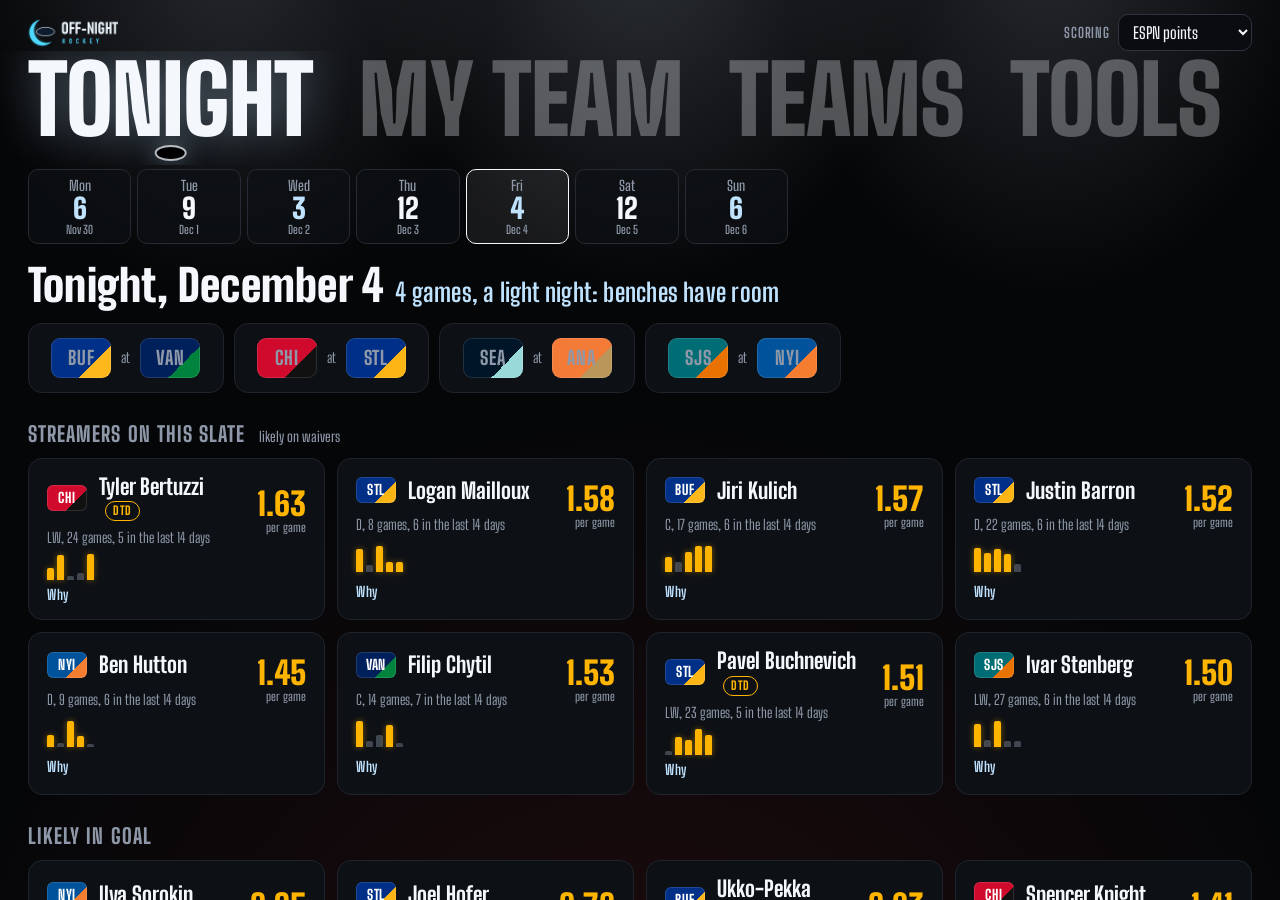
<file: index.html>
<!doctype html>
<html lang="en"><head><meta charset="utf-8"><meta name="viewport" content="width=device-width, initial-scale=1">
<title>Off-Night Hockey | Fantasy hockey schedule, waiver leaders and trade calculators</title><meta name="description" content="This week&#x27;s 4-game teams and light nights, waiver leaders for ESPN, Yahoo and categories leagues, and trade calculators that use your scoring.">
<meta property="og:title" content="Off-Night Hockey | Fantasy hockey schedule, waiver leaders and trade calculators"><meta property="og:description" content="This week&#x27;s 4-game teams and light nights, waiver leaders for ESPN, Yahoo and categories leagues, and trade calculators that use your scoring.">
<meta property="og:url" content="https://offnighthockey.github.io/index.html"><meta property="og:image" content="https://offnighthockey.github.io/og.jpg"><meta property="og:type" content="website">
<meta name="twitter:card" content="summary_large_image"><meta name="twitter:site" content="@OffNightHKY"><link rel="canonical" href="https://offnighthockey.github.io/index.html">
<script type="application/ld+json">{"@context": "https://schema.org", "@type": "Organization", "name": "Off-Night Hockey", "url": "https://offnighthockey.github.io/", "logo": "https://offnighthockey.github.io/logo.png", "sameAs": ["https://www.youtube.com/@OffNightHockey", "https://x.com/OffNightHKY", "https://www.instagram.com/offnighthky/", "https://www.tiktok.com/@offnighthockey00"]}</script>
<meta name="google-site-verification" content="2fv9aJlHGEzhI1LBypkRz-0BJGY0QKjJws0ZWl0tpJ4">
<link rel="icon" href="icon.png"><link rel="manifest" href="manifest.webmanifest"><meta name="theme-color" content="#0b1a2e">
<script>addEventListener('pagereveal',function(e){try{if(!e.viewTransition)return;var o=['index.html','team.html','schedule.html','waiver-wire.html','trade.html'],m={'nhl-trade.html':'trade.html','fantasy.html':'waiver-wire.html','nhl-4-game-teams-this-week.html':'schedule.html'},s=function(p){var f=p.split('/').pop()||'index.html';return o.indexOf(m[f]||f)},f=+sessionStorage.getItem('onh.from'),t=s(location.pathname);if(f>=0&&t>=0&&t<f)e.viewTransition.types.add('left')}catch(x){}})</script><script type="speculationrules">{"prerender":[{"source":"document","where":{"selector_matches":"nav a"},"eagerness":"moderate"}]}</script>
<link rel="apple-touch-icon" href="app-192.png"><meta name="apple-mobile-web-app-capable" content="yes"><link rel="preconnect" href="https://fonts.googleapis.com"><link rel="preconnect" href="https://fonts.gstatic.com" crossorigin><link rel="stylesheet" href="https://fonts.googleapis.com/css2?family=Big+Shoulders+Display:wght@700;800;900&family=Big+Shoulders+Text:wght@400;500;600;700&display=swap"><link rel="stylesheet" href="style.css?v=8016f56f">
<script src="app.js?v=7595a900" defer></script></head>
<body data-page="home" class="home"><header class="ar-top"><a class="brand" href="index.html" aria-label="Off-Night Hockey home"><img src="logo.png" alt="Off-Night Hockey"></a><label class="scoring"><span>Scoring</span><select id="fmt" aria-label="Your league&#39;s scoring"></select></label></header>
<nav class="ar-words" aria-label="Sections"><a href="index.html#tonight" data-go="0">Tonight</a><a href="index.html#mine" data-go="1">My team</a><a href="index.html#teams" data-go="2">Teams</a><a href="index.html#tools" data-go="3">Tools</a><i class="ar-puck" aria-hidden="true"></i></nav>
<main class="ar-track" id="track">
<section class="ar-slide" id="s-tonight" role="tabpanel" aria-label="Tonight"><div class="ar-in" id="ar-tonight"><p class="ar-quiet">Loading tonight's slate...</p></div></section>
<section class="ar-slide" id="s-mine" role="tabpanel" aria-label="My team"><div class="ar-in">
<div class="pagehead"><div><p class="sub">How many of your players' games you can actually use, where your lineup has holes, and who fills them.</p></div>
<div class="seg" role="group" aria-label="Week"><button type="button" data-wk="rest" aria-pressed="true">Rest of this week</button><button type="button" data-wk="next" aria-pressed="false">Next week</button></div></div>
<div class="board" id="board" role="group" aria-label="Open lineup spots by night"></div>
<div class="split team">
<aside class="panel" id="roster-panel"><div class="panel-head"><h2>Roster</h2><span class="note" id="roster-count"></span></div>
<label for="add-mine">Add a player</label><input id="add-mine" placeholder="Type a name" autocomplete="off">
<ul class="roster" id="roster"></ul>
<label for="slots">Lineup spots</label><select id="slots"></select><div class="slotedit" id="slot-edit" hidden></div>
<div class="connect" id="connect"></div></aside>
<div class="stack">
<section class="panel" id="summary"><p class="note">Loading...</p></section>
<section class="moves" id="moves"></section>
<section class="panel sweepable" id="night-detail" aria-live="polite"></section>
<section class="panel" id="adds"></section>
<details class="panel fold"><summary>Every player's week</summary><div id="mine"></div></details>
</div></div>
</div></section>
<section class="ar-slide" id="s-teams" role="tabpanel" aria-label="Teams"><div class="ar-in" id="ar-teams"><p class="ar-quiet">Loading teams...</p></div></section>
<section class="ar-slide" id="s-tools" role="tabpanel" aria-label="Tools"><div class="ar-in">
<h2 class="ar-h">Tools <em>for the weekly grind</em></h2>
<div class="ar-tools">
<a class="ar-tool spot" href="schedule.html"><b>Schedule planner</b><span>Any week, opponents, back-to-backs, your fantasy playoffs and goalie start odds.</span></a>
<a class="ar-tool spot" href="waiver-wire.html"><b>Waiver wire</b><span>This week's best pickups for every format, power-play risers and goalie streams.</span></a>
<a class="ar-tool spot" href="trade.html"><b>Trade calculator</b><span>Is it fair in your league? Your scoring, games left, 2-for-1s judged fairly.</span></a>
<a class="ar-tool spot" href="nhl-trade.html"><b>NHL trade comparison</b><span>Who wins the real trade: production, pace, ice time and the cap swing.</span></a>
<a class="ar-tool spot" href="nhl-4-game-teams-this-week.html"><b>4-game teams</b><span>This week night by night, with every opponent and back-to-back.</span></a>
<a class="ar-tool spot" href="fantasy.html"><b>Scoring formats</b><span>How ESPN, Yahoo and category leagues score, and what follows from the math.</span></a>
<a class="ar-tool spot" href="receipts.html"><b>Receipts</b><span>Every player we told you to add, graded after the games. The misses stay up.</span></a>
</div>
<h3 class="ar-h3">This week's sheets <small>the same ones we post every Monday; tap for full size</small></h3><div class="sheets"><figure><a href="week/schedule.jpg"><img src="week/schedule.jpg" alt="This week&#x27;s 4-game teams and light nights" loading="lazy" width="1080" height="1350"></a><figcaption class="small muted">This week&#x27;s 4-game teams and light nights</figcaption></figure><figure><a href="week/cats.jpg"><img src="week/cats.jpg" alt="Category leaders, last 14 days, likely on waivers" loading="lazy" width="1080" height="1350"></a><figcaption class="small muted">Category leaders, last 14 days, likely on waivers</figcaption></figure><figure><a href="week/points.jpg"><img src="week/points.jpg" alt="Points-league top 10, last 14 days, likely on waivers" loading="lazy" width="1080" height="1350"></a><figcaption class="small muted">Points-league top 10, last 14 days, likely on waivers</figcaption></figure><figure><a href="week/goalies.jpg"><img src="week/goalies.jpg" alt="Goalie leaders by save percentage, last 14 days" loading="lazy" width="1080" height="1350"></a><figcaption class="small muted">Goalie leaders by save percentage, last 14 days</figcaption></figure></div>
<footer class="site"><p class="foot-links"><a href="fantasy.html">Scoring formats explained</a><a href="nhl-trade.html">NHL trade comparison</a><a href="nhl-4-game-teams-this-week.html">4-game teams this week</a><a href="schedule.html">Fantasy playoff schedule</a><a href="receipts.html">Receipts</a><a href="about.html">About us</a></p><p class="social"><a href="https://www.youtube.com/@OffNightHockey" rel="me noopener" target="_blank">YouTube</a><a href="https://x.com/OffNightHKY" rel="me noopener" target="_blank">X</a><a href="https://www.instagram.com/offnighthky/" rel="me noopener" target="_blank">Instagram</a><a href="https://www.tiktok.com/@offnighthockey00" rel="me noopener" target="_blank">TikTok</a></p><p>Fantasy hockey edges for ESPN and Yahoo leagues, from the NHL's public data, refreshed daily in season (last update <span id="updated">this week</span>). Not affiliated with the NHL, its teams, ESPN or Yahoo. Fantasy values are estimates; your league's settings and injuries change them.</p></footer>
</div></section>
</main>
<div class="vt-rider" aria-hidden="true"><svg viewBox="0 0 150 110"><line x1="-70" y1="-90" x2="86" y2="90" stroke="#9fb3c6" stroke-width="8" stroke-linecap="round"/><line x1="-70" y1="-90" x2="-40" y2="-55" stroke="#1c2b3d" stroke-width="9" stroke-linecap="round"/><path d="M80 86 L116 86 Q121 86 121 81 L121 79 Q110 82 84 80 Z" fill="#eaf4fb"/><path d="M92 81 L92 86 M100 81 L100 86 M108 81 L108 86" stroke="#4fd8ff" stroke-width="2"/><ellipse cx="136" cy="86" rx="15" ry="6.5" fill="#05080d" stroke="rgba(234,244,251,.55)" stroke-width="1.2"/><ellipse cx="136" cy="83.5" rx="15" ry="5.5" fill="#121a24"/></svg></div></body></html>
</file>
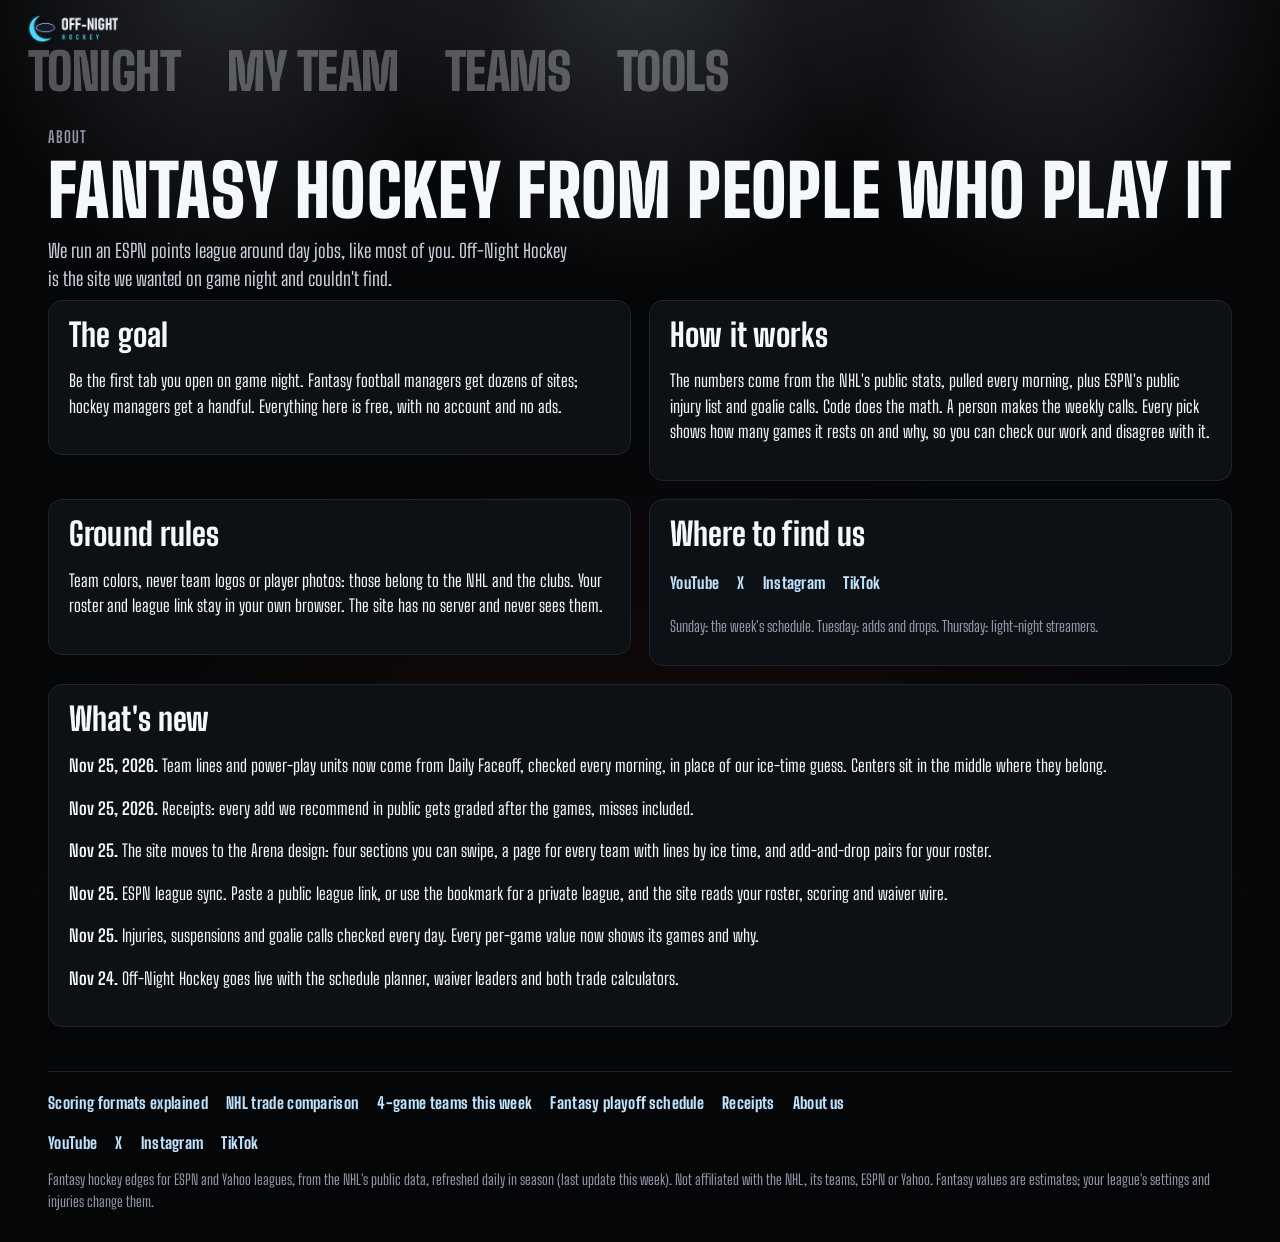
<file: about.html>
<!doctype html>
<html lang="en"><head><meta charset="utf-8"><meta name="viewport" content="width=device-width, initial-scale=1">
<title>About Off-Night Hockey: who we are and how the site works</title><meta name="description" content="Off-Night Hockey is free fantasy hockey help from people who play it: where the numbers come from, how picks are made, and what&#x27;s new.">
<meta property="og:title" content="About Off-Night Hockey: who we are and how the site works"><meta property="og:description" content="Off-Night Hockey is free fantasy hockey help from people who play it: where the numbers come from, how picks are made, and what&#x27;s new.">
<meta property="og:url" content="https://offnighthockey.github.io/about.html"><meta property="og:image" content="https://offnighthockey.github.io/og.jpg"><meta property="og:type" content="website">
<meta name="twitter:card" content="summary_large_image"><meta name="twitter:site" content="@OffNightHKY"><link rel="canonical" href="https://offnighthockey.github.io/about.html">
<script type="application/ld+json">{"@context": "https://schema.org", "@type": "Organization", "name": "Off-Night Hockey", "url": "https://offnighthockey.github.io/", "logo": "https://offnighthockey.github.io/logo.png", "sameAs": ["https://www.youtube.com/@OffNightHockey", "https://x.com/OffNightHKY", "https://www.instagram.com/offnighthky/", "https://www.tiktok.com/@offnighthockey00"]}</script>
<meta name="google-site-verification" content="2fv9aJlHGEzhI1LBypkRz-0BJGY0QKjJws0ZWl0tpJ4">
<link rel="icon" href="icon.png"><link rel="manifest" href="manifest.webmanifest"><meta name="theme-color" content="#0b1a2e">
<script>addEventListener('pagereveal',function(e){try{if(!e.viewTransition)return;var o=['index.html','team.html','schedule.html','waiver-wire.html','trade.html'],m={'nhl-trade.html':'trade.html','fantasy.html':'waiver-wire.html','nhl-4-game-teams-this-week.html':'schedule.html'},s=function(p){var f=p.split('/').pop()||'index.html';return o.indexOf(m[f]||f)},f=+sessionStorage.getItem('onh.from'),t=s(location.pathname);if(f>=0&&t>=0&&t<f)e.viewTransition.types.add('left')}catch(x){}})</script><script type="speculationrules">{"prerender":[{"source":"document","where":{"selector_matches":"nav a"},"eagerness":"moderate"}]}</script>
<link rel="apple-touch-icon" href="app-192.png"><meta name="apple-mobile-web-app-capable" content="yes"><link rel="preconnect" href="https://fonts.googleapis.com"><link rel="preconnect" href="https://fonts.gstatic.com" crossorigin><link rel="stylesheet" href="https://fonts.googleapis.com/css2?family=Big+Shoulders+Display:wght@700;800;900&family=Big+Shoulders+Text:wght@400;500;600;700&display=swap"><link rel="stylesheet" href="style.css?v=8016f56f">
<script src="app.js?v=7595a900" defer></script></head>
<body data-page="about" class="inner"><header class="ar-top"><a class="brand" href="index.html" aria-label="Off-Night Hockey home"><img src="logo.png" alt="Off-Night Hockey"></a></header>
<nav class="ar-words" aria-label="Sections"><a href="index.html#tonight" data-go="0">Tonight</a><a href="index.html#mine" data-go="1">My team</a><a href="index.html#teams" data-go="2">Teams</a><a href="index.html#tools" data-go="3">Tools</a><i class="ar-puck" aria-hidden="true"></i></nav>
<div class="wrap"><main>
<section class="hero"><p class="kicker">About</p><h1>Fantasy hockey from people who play it</h1>
<p class="lede">We run an ESPN points league around day jobs, like most of you. Off-Night Hockey is the site we wanted on game night and couldn't find.</p></section>
<div class="split even">
<section class="panel"><h2>The goal</h2><p>Be the first tab you open on game night. Fantasy football managers get dozens of sites; hockey managers get a handful.
Everything here is free, with no account and no ads.</p></section>
<section class="panel"><h2>How it works</h2><p>The numbers come from the NHL's public stats, pulled every morning, plus ESPN's public injury list and goalie calls.
Code does the math. A person makes the weekly calls. Every pick shows how many games it rests on and why, so you can check our work and disagree with it.</p></section>
<section class="panel"><h2>Ground rules</h2><p>Team colors, never team logos or player photos: those belong to the NHL and the clubs.
Your roster and league link stay in your own browser. The site has no server and never sees them.</p></section>
<section class="panel"><h2>Where to find us</h2><p class="social"><a href="https://www.youtube.com/@OffNightHockey" rel="me noopener" target="_blank">YouTube</a><a href="https://x.com/OffNightHKY" rel="me noopener" target="_blank">X</a><a href="https://www.instagram.com/offnighthky/" rel="me noopener" target="_blank">Instagram</a><a href="https://www.tiktok.com/@offnighthockey00" rel="me noopener" target="_blank">TikTok</a></p><p class="note">Sunday: the week's schedule. Tuesday: adds and drops. Thursday: light-night streamers.</p></section>
</div>
<section class="panel"><h2>What's new</h2>
<p><strong>Nov 25, 2026.</strong> Team lines and power-play units now come from Daily Faceoff, checked every morning, in place of our ice-time guess. Centers sit in the middle where they belong.</p>
<p><strong>Nov 25, 2026.</strong> Receipts: every add we recommend in public gets graded after the games, misses included.</p>
<p><strong>Nov 25.</strong> The site moves to the Arena design: four sections you can swipe, a page for every team with lines by ice time, and add-and-drop pairs for your roster.</p>
<p><strong>Nov 25.</strong> ESPN league sync. Paste a public league link, or use the bookmark for a private league, and the site reads your roster, scoring and waiver wire.</p>
<p><strong>Nov 25.</strong> Injuries, suspensions and goalie calls checked every day. Every per-game value now shows its games and why.</p>
<p><strong>Nov 24.</strong> Off-Night Hockey goes live with the schedule planner, waiver leaders and both trade calculators.</p></section>
</main><footer class="site"><p class="foot-links"><a href="fantasy.html">Scoring formats explained</a><a href="nhl-trade.html">NHL trade comparison</a><a href="nhl-4-game-teams-this-week.html">4-game teams this week</a><a href="schedule.html">Fantasy playoff schedule</a><a href="receipts.html">Receipts</a><a href="about.html">About us</a></p><p class="social"><a href="https://www.youtube.com/@OffNightHockey" rel="me noopener" target="_blank">YouTube</a><a href="https://x.com/OffNightHKY" rel="me noopener" target="_blank">X</a><a href="https://www.instagram.com/offnighthky/" rel="me noopener" target="_blank">Instagram</a><a href="https://www.tiktok.com/@offnighthockey00" rel="me noopener" target="_blank">TikTok</a></p><p>Fantasy hockey edges for ESPN and Yahoo leagues, from the NHL's public data, refreshed daily in season (last update <span id="updated">this week</span>). Not affiliated with the NHL, its teams, ESPN or Yahoo. Fantasy values are estimates; your league's settings and injuries change them.</p></footer></div>
<div class="vt-rider" aria-hidden="true"><svg viewBox="0 0 150 110"><line x1="-70" y1="-90" x2="86" y2="90" stroke="#9fb3c6" stroke-width="8" stroke-linecap="round"/><line x1="-70" y1="-90" x2="-40" y2="-55" stroke="#1c2b3d" stroke-width="9" stroke-linecap="round"/><path d="M80 86 L116 86 Q121 86 121 81 L121 79 Q110 82 84 80 Z" fill="#eaf4fb"/><path d="M92 81 L92 86 M100 81 L100 86 M108 81 L108 86" stroke="#4fd8ff" stroke-width="2"/><ellipse cx="136" cy="86" rx="15" ry="6.5" fill="#05080d" stroke="rgba(234,244,251,.55)" stroke-width="1.2"/><ellipse cx="136" cy="83.5" rx="15" ry="5.5" fill="#121a24"/></svg></div></body></html>
</file>
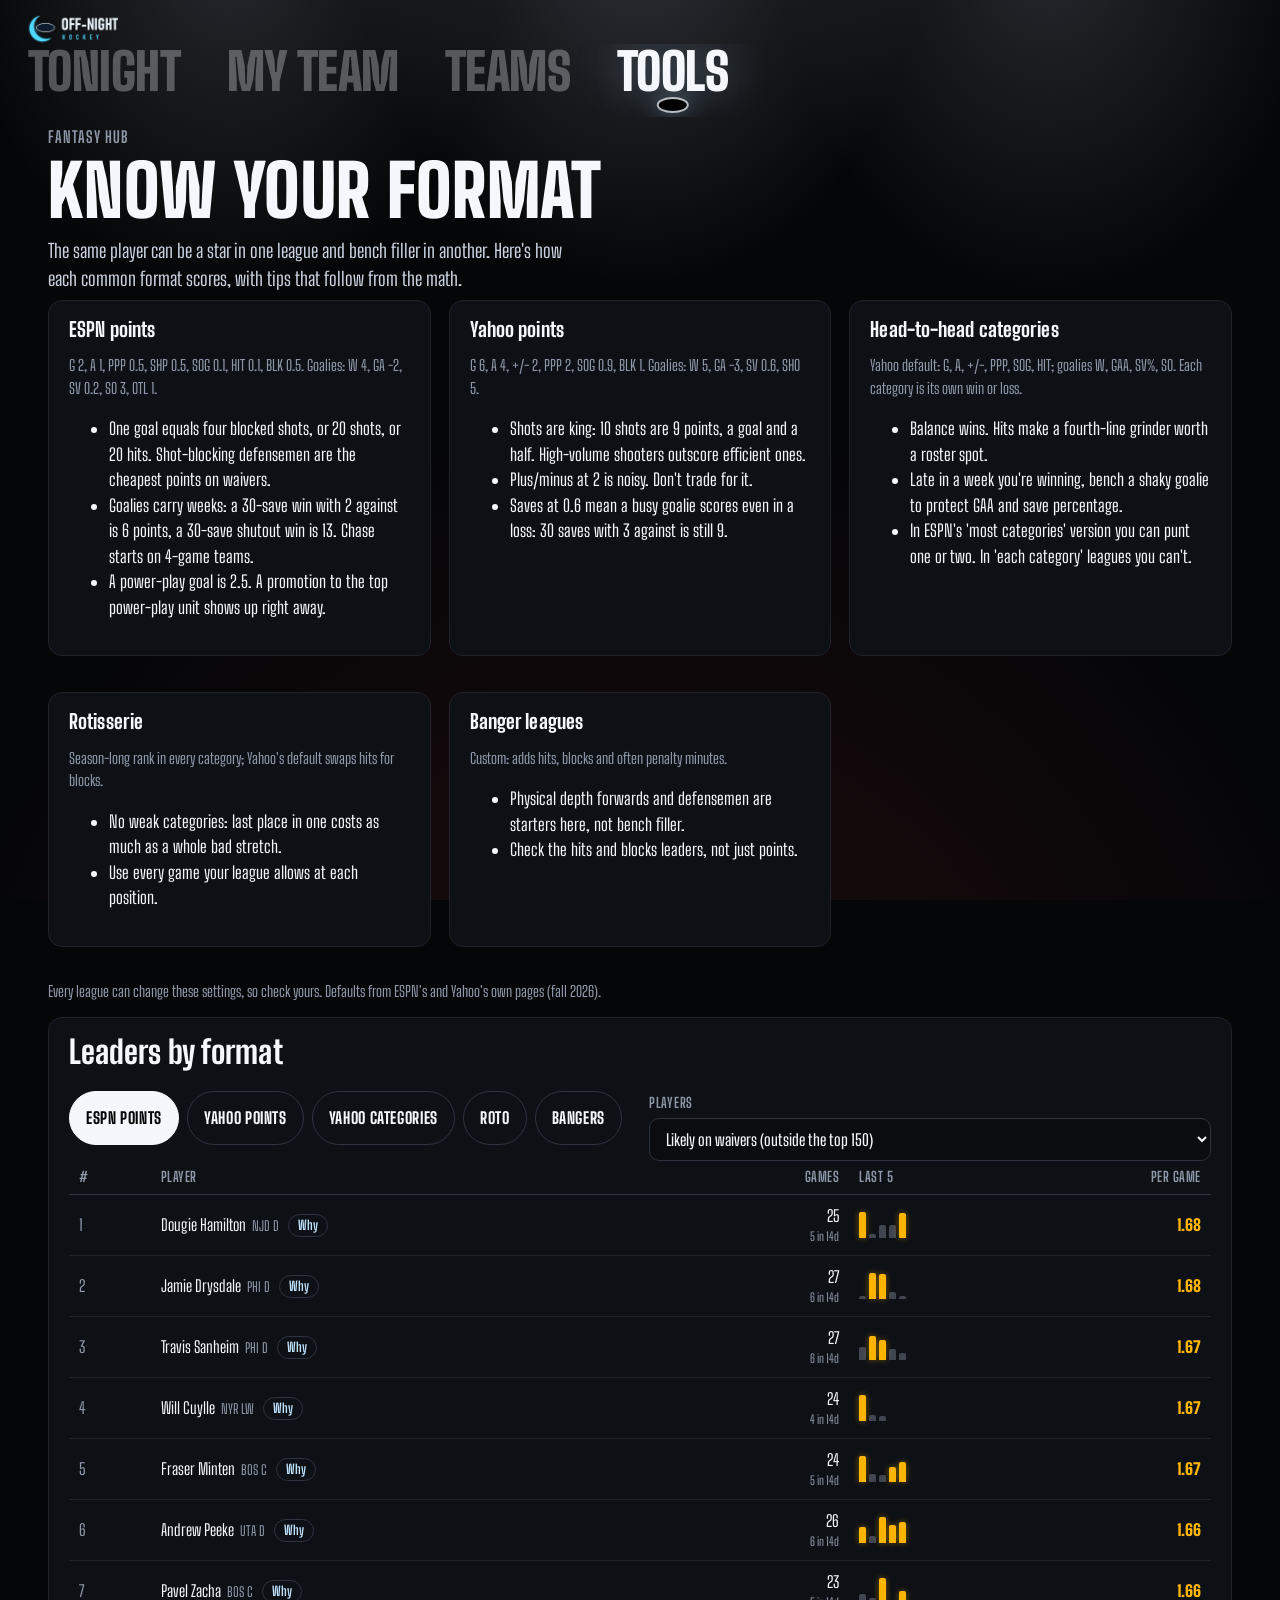
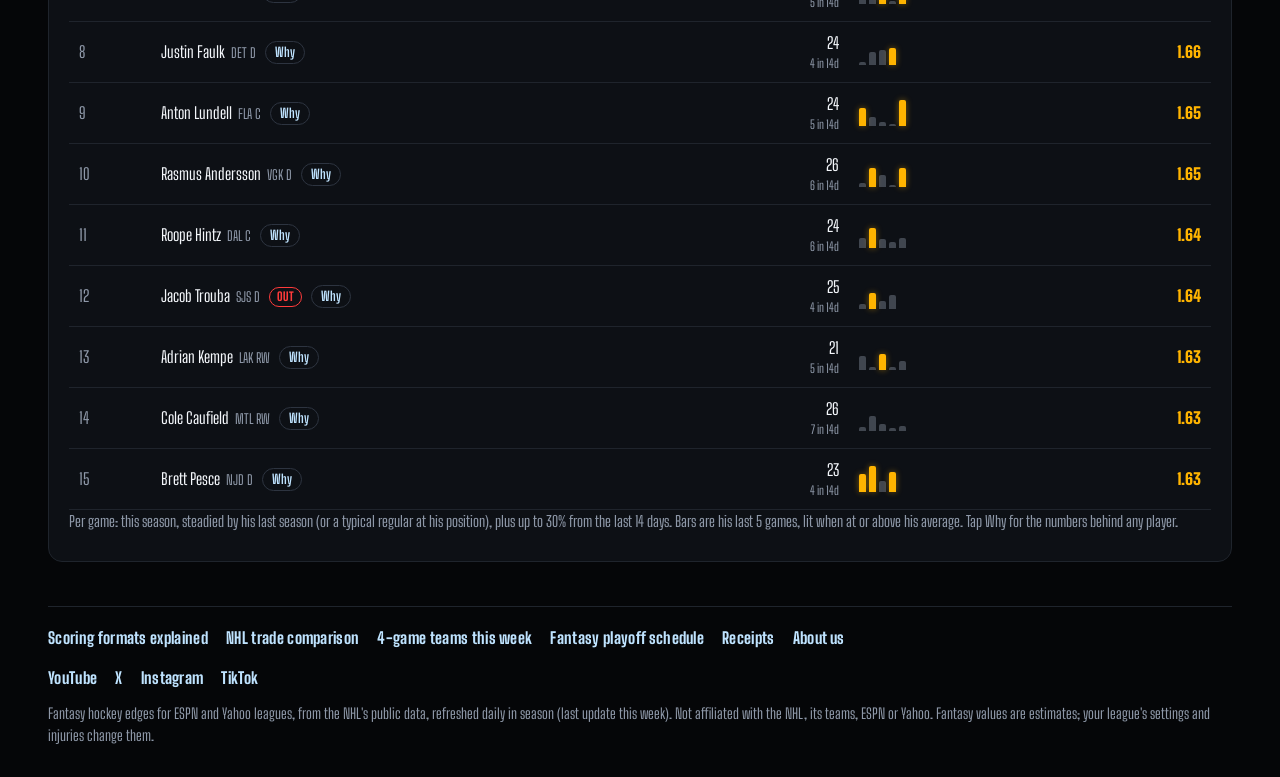
<file: fantasy.html>
<!doctype html>
<html lang="en"><head><meta charset="utf-8"><meta name="viewport" content="width=device-width, initial-scale=1">
<title>Fantasy hockey formats explained: ESPN points, Yahoo points, categories, roto | Off-Night Hockey</title><meta name="description" content="How ESPN and Yahoo fantasy hockey formats score, with tips for each and the leaders in every format.">
<meta property="og:title" content="Fantasy hockey formats explained: ESPN points, Yahoo points, categories, roto | Off-Night Hockey"><meta property="og:description" content="How ESPN and Yahoo fantasy hockey formats score, with tips for each and the leaders in every format.">
<meta property="og:url" content="https://offnighthockey.github.io/fantasy.html"><meta property="og:image" content="https://offnighthockey.github.io/og.jpg"><meta property="og:type" content="website">
<meta name="twitter:card" content="summary_large_image"><meta name="twitter:site" content="@OffNightHKY"><link rel="canonical" href="https://offnighthockey.github.io/fantasy.html">
<script type="application/ld+json">{"@context": "https://schema.org", "@type": "Organization", "name": "Off-Night Hockey", "url": "https://offnighthockey.github.io/", "logo": "https://offnighthockey.github.io/logo.png", "sameAs": ["https://www.youtube.com/@OffNightHockey", "https://x.com/OffNightHKY", "https://www.instagram.com/offnighthky/", "https://www.tiktok.com/@offnighthockey00"]}</script>
<meta name="google-site-verification" content="2fv9aJlHGEzhI1LBypkRz-0BJGY0QKjJws0ZWl0tpJ4">
<link rel="icon" href="icon.png"><link rel="manifest" href="manifest.webmanifest"><meta name="theme-color" content="#0b1a2e">
<script>addEventListener('pagereveal',function(e){try{if(!e.viewTransition)return;var o=['index.html','team.html','schedule.html','waiver-wire.html','trade.html'],m={'nhl-trade.html':'trade.html','fantasy.html':'waiver-wire.html','nhl-4-game-teams-this-week.html':'schedule.html'},s=function(p){var f=p.split('/').pop()||'index.html';return o.indexOf(m[f]||f)},f=+sessionStorage.getItem('onh.from'),t=s(location.pathname);if(f>=0&&t>=0&&t<f)e.viewTransition.types.add('left')}catch(x){}})</script><script type="speculationrules">{"prerender":[{"source":"document","where":{"selector_matches":"nav a"},"eagerness":"moderate"}]}</script>
<link rel="apple-touch-icon" href="app-192.png"><meta name="apple-mobile-web-app-capable" content="yes"><link rel="preconnect" href="https://fonts.googleapis.com"><link rel="preconnect" href="https://fonts.gstatic.com" crossorigin><link rel="stylesheet" href="https://fonts.googleapis.com/css2?family=Big+Shoulders+Display:wght@700;800;900&family=Big+Shoulders+Text:wght@400;500;600;700&display=swap"><link rel="stylesheet" href="style.css?v=8016f56f">
<script src="app.js?v=7595a900" defer></script></head>
<body data-page="hub" class="inner"><header class="ar-top"><a class="brand" href="index.html" aria-label="Off-Night Hockey home"><img src="logo.png" alt="Off-Night Hockey"></a></header>
<nav class="ar-words" aria-label="Sections"><a href="index.html#tonight" data-go="0">Tonight</a><a href="index.html#mine" data-go="1">My team</a><a href="index.html#teams" data-go="2">Teams</a><a href="index.html#tools" data-go="3" aria-current=page>Tools</a><i class="ar-puck" aria-hidden="true"></i></nav>
<div class="wrap"><main>
<section class="hero"><p class="kicker">Fantasy hub</p><h1>Know your format</h1>
<p class="lede">The same player can be a star in one league and bench filler in another. Here's how each common format scores, with tips that follow from the math.</p></section>
<div class="grid2"><article class="panel"><h3>ESPN points</h3><p class="muted small">G 2, A 1, PPP 0.5, SHP 0.5, SOG 0.1, HIT 0.1, BLK 0.5. Goalies: W 4, GA -2, SV 0.2, SO 3, OTL 1.</p><ul><li>One goal equals four blocked shots, or 20 shots, or 20 hits. Shot-blocking defensemen are the cheapest points on waivers.</li><li>Goalies carry weeks: a 30-save win with 2 against is 6 points, a 30-save shutout win is 13. Chase starts on 4-game teams.</li><li>A power-play goal is 2.5. A promotion to the top power-play unit shows up right away.</li></ul></article><article class="panel"><h3>Yahoo points</h3><p class="muted small">G 6, A 4, +/- 2, PPP 2, SOG 0.9, BLK 1. Goalies: W 5, GA -3, SV 0.6, SHO 5.</p><ul><li>Shots are king: 10 shots are 9 points, a goal and a half. High-volume shooters outscore efficient ones.</li><li>Plus/minus at 2 is noisy. Don&#x27;t trade for it.</li><li>Saves at 0.6 mean a busy goalie scores even in a loss: 30 saves with 3 against is still 9.</li></ul></article><article class="panel"><h3>Head-to-head categories</h3><p class="muted small">Yahoo default: G, A, +/-, PPP, SOG, HIT; goalies W, GAA, SV%, SO. Each category is its own win or loss.</p><ul><li>Balance wins. Hits make a fourth-line grinder worth a roster spot.</li><li>Late in a week you&#x27;re winning, bench a shaky goalie to protect GAA and save percentage.</li><li>In ESPN&#x27;s &#x27;most categories&#x27; version you can punt one or two. In &#x27;each category&#x27; leagues you can&#x27;t.</li></ul></article><article class="panel"><h3>Rotisserie</h3><p class="muted small">Season-long rank in every category; Yahoo&#x27;s default swaps hits for blocks.</p><ul><li>No weak categories: last place in one costs as much as a whole bad stretch.</li><li>Use every game your league allows at each position.</li></ul></article><article class="panel"><h3>Banger leagues</h3><p class="muted small">Custom: adds hits, blocks and often penalty minutes.</p><ul><li>Physical depth forwards and defensemen are starters here, not bench filler.</li><li>Check the hits and blocks leaders, not just points.</li></ul></article></div>
<p class="muted small">Every league can change these settings, so check yours. Defaults from ESPN's and Yahoo's own pages (fall 2026).</p>
<section class="panel"><h2>Leaders by format</h2>
<div class="grid2"><div class="tabs" id="hub-tabs" role="group" aria-label="League format"></div>
<div><label for="pool">Players</label><select id="pool"><option value="waiver">Likely on waivers (outside the top 150)</option><option value="all">Everyone</option></select></div></div>
<div id="hub-leaders"></div></section>
</main><footer class="site"><p class="foot-links"><a href="fantasy.html">Scoring formats explained</a><a href="nhl-trade.html">NHL trade comparison</a><a href="nhl-4-game-teams-this-week.html">4-game teams this week</a><a href="schedule.html">Fantasy playoff schedule</a><a href="receipts.html">Receipts</a><a href="about.html">About us</a></p><p class="social"><a href="https://www.youtube.com/@OffNightHockey" rel="me noopener" target="_blank">YouTube</a><a href="https://x.com/OffNightHKY" rel="me noopener" target="_blank">X</a><a href="https://www.instagram.com/offnighthky/" rel="me noopener" target="_blank">Instagram</a><a href="https://www.tiktok.com/@offnighthockey00" rel="me noopener" target="_blank">TikTok</a></p><p>Fantasy hockey edges for ESPN and Yahoo leagues, from the NHL's public data, refreshed daily in season (last update <span id="updated">this week</span>). Not affiliated with the NHL, its teams, ESPN or Yahoo. Fantasy values are estimates; your league's settings and injuries change them.</p></footer></div>
<div class="vt-rider" aria-hidden="true"><svg viewBox="0 0 150 110"><line x1="-70" y1="-90" x2="86" y2="90" stroke="#9fb3c6" stroke-width="8" stroke-linecap="round"/><line x1="-70" y1="-90" x2="-40" y2="-55" stroke="#1c2b3d" stroke-width="9" stroke-linecap="round"/><path d="M80 86 L116 86 Q121 86 121 81 L121 79 Q110 82 84 80 Z" fill="#eaf4fb"/><path d="M92 81 L92 86 M100 81 L100 86 M108 81 L108 86" stroke="#4fd8ff" stroke-width="2"/><ellipse cx="136" cy="86" rx="15" ry="6.5" fill="#05080d" stroke="rgba(234,244,251,.55)" stroke-width="1.2"/><ellipse cx="136" cy="83.5" rx="15" ry="5.5" fill="#121a24"/></svg></div></body></html>
</file>
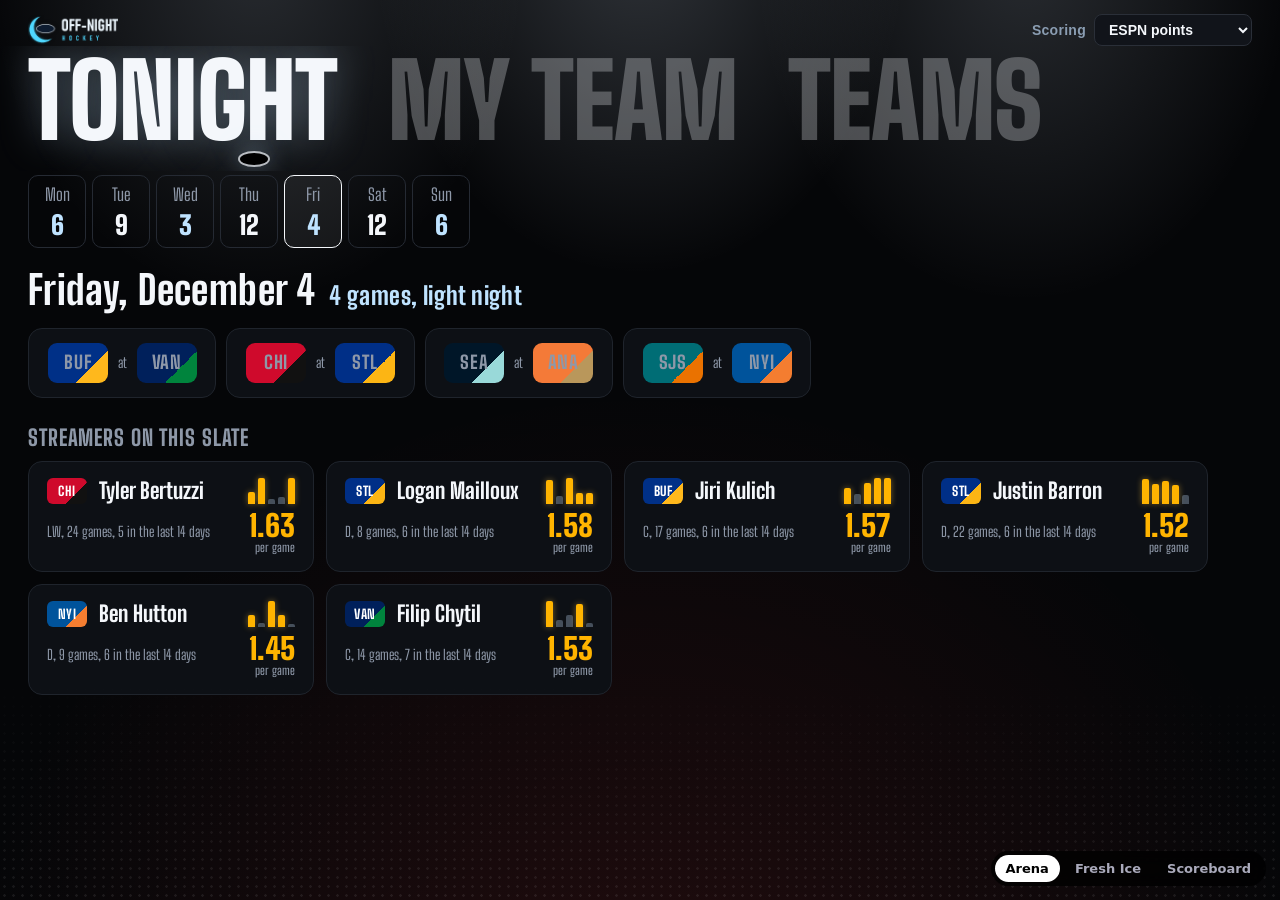
<file: lab-a.html>
<!doctype html>
<html lang="en"><head><meta charset="utf-8"><meta name="viewport" content="width=device-width, initial-scale=1"><meta name="robots" content="noindex">
<title>Off-Night lab: Arena</title><link rel="preconnect" href="https://fonts.googleapis.com"><link rel="preconnect" href="https://fonts.gstatic.com" crossorigin><link rel="stylesheet" href="https://fonts.googleapis.com/css2?family=Big+Shoulders+Display:wght@700;800;900&family=Big+Shoulders+Text:wght@500;600;700&display=swap"><link rel="icon" href="icon.png"><link rel="stylesheet" href="style-lab.css?v=lab2">
<style>
.tb { display: inline-flex; align-items: center; justify-content: center; min-width: 40px; height: 26px; padding: 0 6px; border-radius: 6px; vertical-align: middle;
  background: linear-gradient(135deg, var(--c1) 0 68%, var(--c2) 68% 100%); color: var(--fg); font-weight: 800; font-size: 13px; letter-spacing: .04em; }
.tb.sm { min-width: 34px; height: 21px; font-size: 11.5px; } .tb.lg { min-width: 60px; height: 40px; font-size: 18px; border-radius: 9px; } .tb.xl { min-width: 96px; height: 64px; font-size: 30px; border-radius: 14px; }
.labswitch { position: fixed; right: 14px; bottom: 14px; z-index: 60; display: flex; gap: 4px; padding: 4px; border-radius: 999px; background: rgba(0,0,0,.75); backdrop-filter: blur(8px); font: 600 13px/1 system-ui, sans-serif; }
.labswitch a { color: #aab; text-decoration: none; padding: 7px 11px; border-radius: 999px; } .labswitch a[aria-current] { background: #fff; color: #000; }
button { font: inherit; color: inherit; cursor: pointer; }
.scoring select { width: auto; }

:root { --ink: #f4f7fb; --dim: #8e98a8; --red: #ff3b3b; --amber: #ffb400; --cold: #bfe3ff; }
body { margin: 0; color: var(--ink); font-family: "Big Shoulders Text", system-ui, sans-serif; font-size: 17px; overflow: hidden; height: 100vh; height: 100dvh;
  background: radial-gradient(ellipse 30% 55% at 20% -5%, rgba(220,235,255,.16), transparent 70%), radial-gradient(ellipse 30% 55% at 50% -8%, rgba(220,235,255,.20), transparent 70%),
    radial-gradient(ellipse 30% 55% at 80% -5%, rgba(220,235,255,.16), transparent 70%), radial-gradient(circle at 50% 120%, rgba(255,59,59,.12), transparent 55%), #050608; }
body::after { content: ""; position: fixed; left: 0; right: 0; bottom: 0; height: 26vh; pointer-events: none; opacity: .35;
  background: radial-gradient(circle, rgba(255,255,255,.22) 1px, transparent 1.6px) 0 0 / 9px 9px; -webkit-mask: linear-gradient(transparent, #000); mask: linear-gradient(transparent, #000); }
.ar-top { display: flex; justify-content: space-between; align-items: center; padding: 14px 28px 0; } .ar-top img { height: 30px; display: block; }
.ar-top .scoring { color: var(--dim); font-size: 14px; display: flex; gap: 8px; align-items: center; }
.ar-top select { background: #11141a; color: var(--ink); border: 1px solid #2a2f38; border-radius: 8px; padding: 6px 10px; font: inherit; }
.ar-words { position: relative; display: flex; gap: clamp(18px, 4vw, 56px); padding: 6px 28px 22px; overflow-x: auto; scrollbar-width: none; }
.ar-words button { background: none; border: 0; padding: 0; font-family: "Big Shoulders Display", sans-serif; font-weight: 900; font-size: clamp(42px, 8vw, 104px); line-height: .95;
  text-transform: uppercase; letter-spacing: -.01em; white-space: nowrap; transition: opacity .15s, text-shadow .3s; }
.ar-words button[aria-selected=true] { text-shadow: 0 0 40px rgba(191,227,255,.35); }
.ar-words button:focus-visible { outline: 3px solid var(--amber); outline-offset: 4px; }
.ar-puck { position: absolute; left: 0; bottom: 6px; width: 28px; height: 12px; border-radius: 50%; background: #000; box-shadow: 0 0 0 2px rgba(244,247,251,.7), 0 0 24px rgba(191,227,255,.6); }
.ar-track { display: flex; overflow-x: auto; overflow-y: hidden; scroll-snap-type: x mandatory; height: calc(100vh - 190px); scrollbar-width: none; overscroll-behavior-x: contain; }
.ar-track::-webkit-scrollbar, .ar-words::-webkit-scrollbar { display: none; }
.ar-slide { flex: 0 0 100%; scroll-snap-align: start; overflow-y: auto; padding: 4px 28px 90px; box-sizing: border-box; }
.ar-slide > * { max-width: 1180px; }
.ar-nights { display: flex; gap: 6px; margin-bottom: 18px; } .ar-nights button { background: none; border: 1px solid #252a33; border-radius: 10px; padding: 6px 12px; display: grid; justify-items: center; min-width: 58px; color: var(--dim); }
.ar-nights b { font: 900 26px "Big Shoulders Display"; color: var(--ink); } .ar-nights .light b { color: var(--cold); } .ar-nights .packed b { color: var(--red); }
.ar-nights button[aria-pressed=true] { border-color: var(--ink); background: rgba(255,255,255,.06); }
.ar-h { font: 800 clamp(26px, 3.4vw, 40px) "Big Shoulders Display"; margin: 0 0 14px; } .ar-h em { font-style: normal; margin-left: 14px; color: var(--dim); font-size: .62em; }
.ar-h em.light { color: var(--cold); } .ar-h em.packed { color: var(--red); }
.ar-h3 { font: 800 22px "Big Shoulders Display"; text-transform: uppercase; letter-spacing: .04em; color: var(--dim); margin: 26px 0 10px; }
.spot { position: relative; background: radial-gradient(240px circle at var(--mx, -999px) var(--my, -999px), rgba(191,227,255,.13), transparent 70%), #0d1015; border: 1px solid #1f242c; border-radius: 14px; transition: transform .2s, border-color .2s; }
.spot:hover { transform: translateY(-2px); border-color: #3a4250; }
.ar-faceoffs { display: grid; grid-template-columns: repeat(auto-fill, minmax(170px, 1fr)); gap: 10px; }
.ar-fo { display: flex; align-items: center; justify-content: center; gap: 10px; padding: 14px; } .ar-fo span { color: var(--dim); font-size: 14px; }
.ar-cards { display: grid; grid-template-columns: repeat(auto-fill, minmax(260px, 1fr)); gap: 12px; }
.ar-card { display: grid; grid-template-columns: auto 1fr auto; grid-template-rows: auto auto; gap: 6px 12px; align-items: center; padding: 16px 18px; }
.ar-card b { font: 800 22px/1.05 "Big Shoulders Display"; } .ar-card small { grid-column: 1 / 3; color: var(--dim); font-size: 14px; }
.ar-card .spark { grid-column: 3; grid-row: 1; } .ar-card strong { grid-column: 3; grid-row: 2; font: 900 30px/1 "Big Shoulders Display"; color: var(--amber); text-align: right; }
.ar-card strong i, .ar-swap strong i { display: block; font: 500 12px "Big Shoulders Text"; color: var(--dim); font-style: normal; }
.ar-score { display: flex; align-items: baseline; gap: 14px; margin: 4px 0 8px; color: var(--dim); } .ar-score b { font: 900 64px/1 "Big Shoulders Display"; color: var(--ink); } .ar-score i { font-style: normal; }
.ar-big { font: 700 24px "Big Shoulders Display"; margin: 0 0 12px; } .ar-big b { color: var(--amber); font-size: 1.4em; }
.ar-alert { border-left: 4px solid var(--amber); padding: 10px 14px; background: rgba(255,180,0,.08); border-radius: 0 10px 10px 0; }
.ar-swap { display: grid; grid-template-columns: 1fr auto 1fr; align-items: center; gap: 16px; padding: 18px 20px; margin-bottom: 12px; }
.ar-swap > div { display: grid; grid-template-columns: auto 1fr; gap: 4px 12px; align-items: center; } .ar-swap em { grid-column: 1 / -1; font: 900 14px "Big Shoulders Display"; letter-spacing: .1em; color: #3ddc84; font-style: normal; }
.ar-swap em.red { color: var(--red); } .ar-swap b { font: 800 24px "Big Shoulders Display"; } .ar-swap .spark, .ar-swap .pill { grid-column: 2; }
.ar-swap strong { font: 900 54px/1 "Big Shoulders Display"; color: #3ddc84; text-align: center; } .ar-swap p { grid-column: 1 / -1; margin: 0; color: var(--dim); font-size: 15px; }
.ar-rack { display: flex; gap: 6px; overflow-x: auto; padding: 4px 0 14px; } .ar-rack button { background: none; border: 0; padding: 3px; border-radius: 9px; opacity: .55; transition: opacity .15s, transform .15s; }
.ar-rack button:hover { opacity: 1; transform: translateY(-2px); } .ar-rack button[aria-pressed=true] { opacity: 1; box-shadow: 0 0 0 2px var(--ink); }
.ar-teamhead { display: flex; align-items: center; gap: 18px; margin: 6px 0 6px; } .ar-teamhead h2 { font: 900 clamp(34px, 5vw, 60px)/1 "Big Shoulders Display"; margin: 0; text-transform: uppercase; } .ar-teamhead p { margin: 4px 0 0; color: var(--dim); }
.ar-note { color: var(--dim); font-size: 14px; margin: 4px 0 14px; }
.ar-line { display: grid; grid-template-columns: 70px repeat(3, minmax(0, 1fr)); gap: 10px; margin-bottom: 10px; } .ar-line.d { grid-template-columns: 70px repeat(2, minmax(0, 1fr)); max-width: 820px; }
.ar-line > span { align-self: center; font: 800 16px "Big Shoulders Display"; color: var(--dim); text-transform: uppercase; }
.ar-jersey { display: grid; grid-template-columns: auto 1fr; grid-template-rows: auto auto; column-gap: 12px; padding: 12px 14px; }
.ar-jersey b { grid-row: 1 / 3; font: 900 44px/1 "Big Shoulders Display"; color: transparent; -webkit-text-stroke: 1.5px var(--ink); min-width: 52px; }
.ar-jersey span { font: 800 20px/1.1 "Big Shoulders Display"; align-self: end; } .ar-jersey small { color: var(--dim); font-size: 13.5px; }
.ar-cols { display: grid; grid-template-columns: 1fr 1fr; gap: 28px; } .ar-row { margin: 0 0 6px; font-size: 17px; } .ar-row small { color: var(--dim); margin-left: 8px; }
.ar-quiet { color: var(--dim); }
@media (max-width: 760px) { .ar-words button { font-size: clamp(28px, 9.4vw, 104px); } .ar-words { gap: 14px; } .ar-nights { overflow-x: auto; } .ar-nights button { min-width: 44px; padding: 6px; } .ar-faceoffs { grid-template-columns: repeat(auto-fill, minmax(140px, 1fr)); } .ar-top { padding: 10px 16px 0; } .ar-words { padding: 4px 16px 14px; } .ar-track { height: calc(100dvh - 150px); } .ar-slide { padding: 4px 16px 90px; }
  .ar-line, .ar-line.d { grid-template-columns: 1fr; } .ar-swap { grid-template-columns: 1fr; } .ar-cols { grid-template-columns: 1fr; } .ar-top .scoring span { display: none; } }
</style><script src="app-lab.js?v=lab2" defer></script><script src="lab.js?v=lab2" defer></script></head>
<body data-page="lab" data-variant="arena"><div id="app" style="display:contents"></div>
<nav class="labswitch" aria-label="Design directions"><a href="lab-a.html" aria-current=page>Arena</a><a href="lab-b.html">Fresh Ice</a><a href="lab-c.html">Scoreboard</a></nav><div class="vt-rider" aria-hidden="true"><svg viewBox="0 0 150 110"><line x1="-70" y1="-90" x2="86" y2="90" stroke="#9fb3c6" stroke-width="8" stroke-linecap="round"/><line x1="-70" y1="-90" x2="-40" y2="-55" stroke="#1c2b3d" stroke-width="9" stroke-linecap="round"/><path d="M80 86 L116 86 Q121 86 121 81 L121 79 Q110 82 84 80 Z" fill="#eaf4fb"/><path d="M92 81 L92 86 M100 81 L100 86 M108 81 L108 86" stroke="#4fd8ff" stroke-width="2"/><ellipse cx="136" cy="86" rx="15" ry="6.5" fill="#05080d" stroke="rgba(234,244,251,.55)" stroke-width="1.2"/><ellipse cx="136" cy="83.5" rx="15" ry="5.5" fill="#121a24"/></svg></div></body></html>
</file>
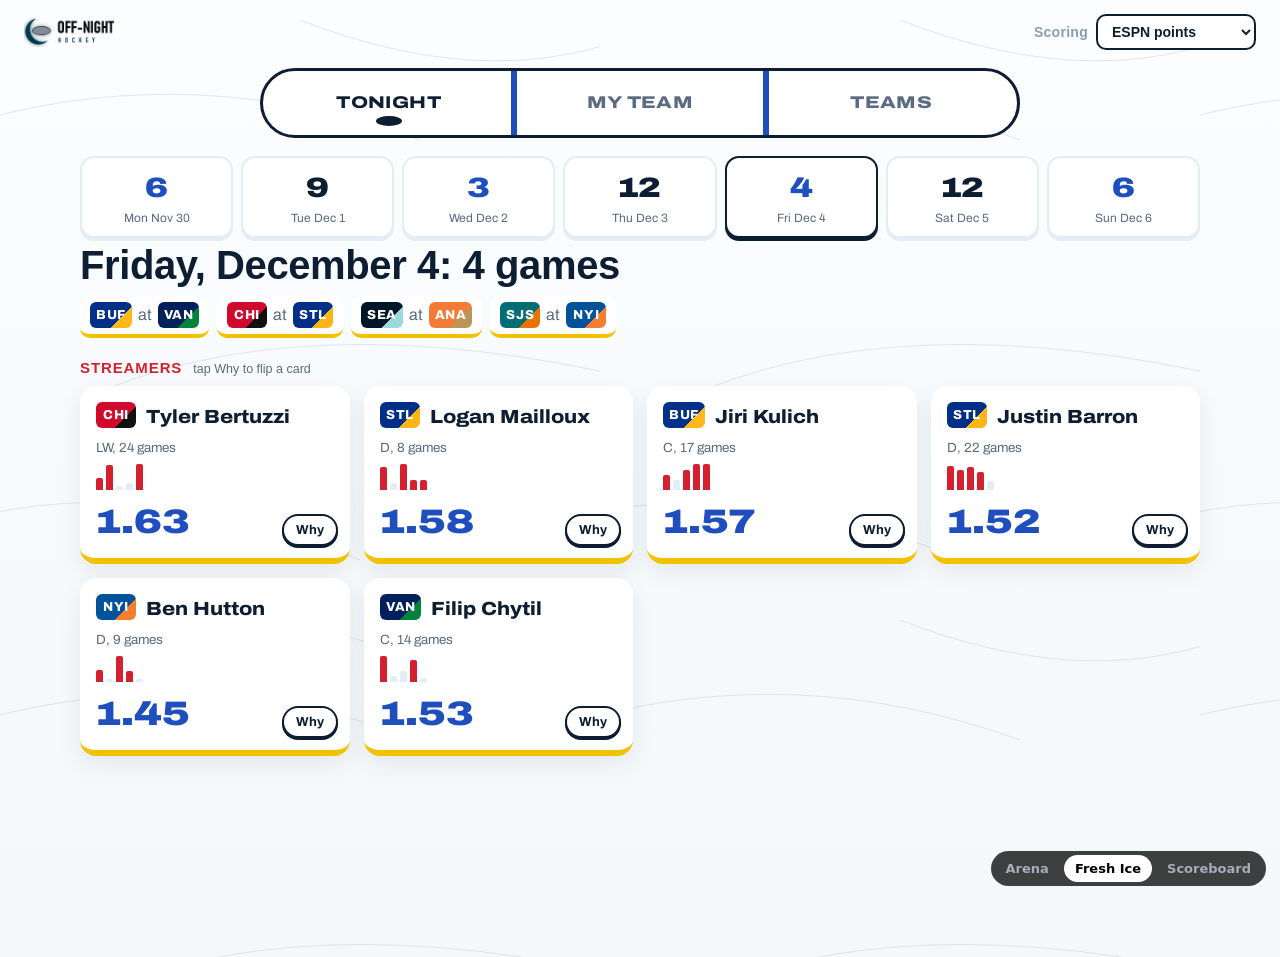
<file: lab-b.html>
<!doctype html>
<html lang="en"><head><meta charset="utf-8"><meta name="viewport" content="width=device-width, initial-scale=1"><meta name="robots" content="noindex">
<title>Off-Night lab: Fresh Ice</title><link rel="preconnect" href="https://fonts.googleapis.com"><link rel="preconnect" href="https://fonts.gstatic.com" crossorigin><link rel="stylesheet" href="https://fonts.googleapis.com/css2?family=Archivo:wdth,wght@62..125,400..900&display=swap"><link rel="icon" href="icon.png"><link rel="stylesheet" href="style-lab.css?v=lab2">
<style>
.tb { display: inline-flex; align-items: center; justify-content: center; min-width: 40px; height: 26px; padding: 0 6px; border-radius: 6px; vertical-align: middle;
  background: linear-gradient(135deg, var(--c1) 0 68%, var(--c2) 68% 100%); color: var(--fg); font-weight: 800; font-size: 13px; letter-spacing: .04em; }
.tb.sm { min-width: 34px; height: 21px; font-size: 11.5px; } .tb.lg { min-width: 60px; height: 40px; font-size: 18px; border-radius: 9px; } .tb.xl { min-width: 96px; height: 64px; font-size: 30px; border-radius: 14px; }
.labswitch { position: fixed; right: 14px; bottom: 14px; z-index: 60; display: flex; gap: 4px; padding: 4px; border-radius: 999px; background: rgba(0,0,0,.75); backdrop-filter: blur(8px); font: 600 13px/1 system-ui, sans-serif; }
.labswitch a { color: #aab; text-decoration: none; padding: 7px 11px; border-radius: 999px; } .labswitch a[aria-current] { background: #fff; color: #000; }
button { font: inherit; color: inherit; cursor: pointer; }
.scoring select { width: auto; }

:root { --ice0: #f4f8fb; --ice1: #e4edf4; --ink: #0d1e33; --dim: #5a6b80; --red: #d4202f; --blue: #1f4fbf; --kick: #f2c200; }
body { margin: 0; color: var(--ink); font-family: "Archivo", system-ui, sans-serif; font-variation-settings: "wdth" 100; font-size: 16px;
  background: url("data:image/svg+xml,%3Csvg xmlns='http://www.w3.org/2000/svg' width='600' height='600'%3E%3Cg fill='none' stroke='%23a9bccc' stroke-opacity='.35'%3E%3Cpath d='M-20 120 Q 200 60 420 140'/%3E%3Cpath d='M80 400 Q 300 300 640 380'/%3E%3Cpath d='M-40 520 Q 160 470 360 560'/%3E%3Cpath d='M300 20 Q 480 90 620 40'/%3E%3C/g%3E%3C/svg%3E"), linear-gradient(180deg, #fbfdfe, var(--ice0)); }
.ic-top { display: flex; justify-content: space-between; align-items: center; padding: 14px 24px; } .ic-top img { height: 30px; display: block; filter: invert(1) hue-rotate(180deg) brightness(.6); }
.ic-top .scoring { display: flex; gap: 8px; align-items: center; font-weight: 600; color: var(--dim); }
.ic-top select { font: inherit; padding: 7px 10px; border-radius: 10px; border: 2px solid var(--ink); background: #fff; color: var(--ink); }
.ic-rink { --z: 0; position: relative; display: grid; grid-template-columns: repeat(3, 1fr); max-width: 760px; margin: 4px auto 18px; height: 70px; border: 3px solid var(--ink); border-radius: 36px; background: #fff; overflow: hidden; }
.ic-rink::before, .ic-rink::after { content: ""; position: absolute; top: 0; bottom: 0; width: 6px; background: var(--blue); left: calc(100% / 3 - 3px); } .ic-rink::after { left: calc(200% / 3 - 3px); }
.ic-rink button { position: relative; z-index: 1; background: none; border: 0; font-weight: 800; font-variation-settings: "wdth" 125; font-size: 17px; text-transform: uppercase; letter-spacing: .02em; color: var(--dim); transition: color .2s; }
.ic-rink button[aria-selected=true] { color: var(--ink); } .ic-rink button:hover { color: var(--ink); }
.ic-rink .ic-puck { position: absolute; z-index: 2; bottom: 9px; left: calc(var(--z) * 100% / 3 + 100% / 6 - 13px); width: 26px; height: 10px; border-radius: 50%; background: var(--ink); transition: left .55s cubic-bezier(.5,.1,.2,1); }
.ic-rink::selection { background: none; }
.ic-view { position: relative; overflow: hidden; } .ic-track { --z: 0; display: flex; transform: translateX(calc(var(--z) * -100%)); transition: transform .6s cubic-bezier(.5,.1,.2,1); }
.ic-zone { flex: 0 0 100%; min-width: 0; box-sizing: border-box; padding: 0 24px 90px; } .ic-zone > * { max-width: 1120px; margin-left: auto; margin-right: auto; }
.ic-zamboni { position: absolute; inset: 0; pointer-events: none; background: linear-gradient(100deg, transparent 35%, rgba(255,255,255,.95) 48%, rgba(220,236,250,.7) 56%, transparent 70%); transform: translateX(-110%); }
.ic-zamboni.run { animation: zam .75s cubic-bezier(.5,.1,.2,1); } @keyframes zam { from { transform: translateX(-110%); } to { transform: translateX(110%); } }
.ic-h { font-weight: 900; font-variation-settings: "wdth" 125; font-size: clamp(26px, 3.6vw, 40px); letter-spacing: -.01em; margin: 6px auto 10px; display: flex; align-items: center; gap: 12px; }
.ic-h small { font-weight: 600; font-variation-settings: "wdth" 100; font-size: 16px; color: var(--dim); }
.ic-h3 { font-weight: 800; font-variation-settings: "wdth" 115; font-size: 15px; text-transform: uppercase; letter-spacing: .06em; color: var(--red); margin: 22px auto 10px; } .ic-h3 small { text-transform: none; letter-spacing: 0; color: var(--dim); font-weight: 500; margin-left: 6px; }
.ic-sub { color: var(--dim); margin-top: 0; }
.ic-nights { display: grid; grid-template-columns: repeat(7, 1fr); gap: 8px; } .ic-nights button { background: #fff; border: 2px solid var(--ice1); border-radius: 14px; padding: 8px 4px; display: grid; justify-items: center; box-shadow: 0 3px 0 var(--ice1); transition: transform .1s, box-shadow .1s; }
.ic-nights button:active { transform: translateY(3px); box-shadow: none; } .ic-nights b { font-weight: 900; font-variation-settings: "wdth" 125; font-size: 28px; } .ic-nights span { font-size: 12px; color: var(--dim); }
.ic-nights .light b { color: var(--blue); } .ic-nights .packed b { color: var(--red); } .ic-nights button[aria-pressed=true] { border-color: var(--ink); box-shadow: 0 3px 0 var(--ink); }
.ic-games { display: flex; flex-wrap: wrap; gap: 8px; color: var(--dim); } .ic-games > span { background: #fff; padding: 6px 10px; border-radius: 10px; border-bottom: 4px solid var(--kick); display: inline-flex; gap: 6px; align-items: center; }
.ic-grid { display: grid; grid-template-columns: repeat(auto-fill, minmax(250px, 1fr)); gap: 14px; }
.ic-card { perspective: 1200px; min-height: 178px; } .ic-inner { position: relative; height: 100%; min-height: 178px; transform-style: preserve-3d; transition: transform .6s cubic-bezier(.4,.1,.2,1); }
.ic-card.flipped .ic-inner { transform: rotateY(180deg); }
.ic-face { position: absolute; inset: 0; backface-visibility: hidden; background: #fff; border-radius: 16px; border-bottom: 6px solid var(--kick); padding: 16px; box-shadow: 0 8px 24px rgba(13,30,51,.08); display: grid; grid-template-columns: auto 1fr; gap: 6px 10px; align-content: start; overflow: auto; }
.ic-face b { font-weight: 800; font-variation-settings: "wdth" 112; font-size: 19px; align-self: center; } .ic-face small { grid-column: 1 / -1; color: var(--dim); }
.ic-face strong { grid-column: 1 / -1; font-weight: 900; font-variation-settings: "wdth" 125; font-size: 34px; color: var(--blue); } .ic-face .spark { grid-column: 1 / -1; }
.ic-face .spark i { background: var(--ice1); } .ic-face .spark i.hi { background: var(--red); box-shadow: none; }
.ic-back { transform: rotateY(180deg); display: block; font-size: 13.5px; } .ic-back .whybox p { color: var(--ink); font-size: 13.5px; margin: 0 0 6px; }
.ic-turn { position: absolute; right: 12px; bottom: 12px; border: 2px solid var(--ink); background: #fff; border-radius: 999px; padding: 4px 12px; font-weight: 700; font-size: 13px; box-shadow: 0 2px 0 var(--ink); }
.ic-turn:active { transform: translateY(2px); box-shadow: none; }
.ic-swap { display: grid; grid-template-columns: 1fr 1.1fr 1fr; gap: 18px; align-items: start; }
.ic-chip { display: grid; grid-template-columns: auto 1fr; gap: 2px 10px; width: 100%; text-align: left; align-items: center; background: #fff; border: 2px solid var(--ice1); border-radius: 14px; padding: 10px 12px; margin-bottom: 8px; box-shadow: 0 3px 0 var(--ice1); transition: transform .1s, box-shadow .1s, border-color .15s; }
.ic-chip b { font-weight: 700; } .ic-chip small { grid-column: 2; color: var(--dim); } .ic-chip .pill { grid-column: 2; justify-self: start; }
.ic-chip.fa { cursor: grab; } .ic-chip.picked, .ic-chip.over { border-color: var(--blue); box-shadow: 0 3px 0 var(--blue); transform: translateY(-2px); }
.ic-result { position: sticky; top: 12px; background: var(--ink); color: #fff; border-radius: 20px; padding: 20px; min-height: 200px; } .ic-result p { margin: 0 0 10px; } .ic-result .good b { color: #7fe3a6; } .ic-result .bad b { color: #ff8a8a; }
.ic-delta { font-size: 15px; color: #b8c7d8; } .ic-delta span { font-weight: 900; font-variation-settings: "wdth" 125; font-size: 34px; color: #fff; margin-right: 6px; }
.ic-teams { display: flex; flex-wrap: wrap; gap: 6px; } .ic-teams button { background: none; border: 0; padding: 2px; border-radius: 8px; opacity: .55; transition: opacity .15s; } .ic-teams button[aria-pressed=true], .ic-teams button:hover { opacity: 1; }
.ic-depth { display: grid; grid-template-columns: 1.4fr 1fr 1fr; gap: 18px; } .ic-col { background: #fff; border-radius: 18px; padding: 6px 16px 14px; border-bottom: 6px solid var(--kick); }
.ic-line { display: flex; flex-wrap: wrap; gap: 6px; align-items: center; padding: 8px 0; border-bottom: 1px solid var(--ice1); } .ic-line em { font-style: normal; font-weight: 900; color: var(--red); width: 18px; }
.ic-line span { background: var(--ice0); border-radius: 10px; padding: 5px 9px; font-weight: 600; } .ic-line small { color: var(--dim); margin-left: 6px; font-weight: 500; }
.ic-col p { margin: 6px 0; } .ic-col small { color: var(--dim); }
.pill { border: 1.5px solid var(--red); color: var(--red); border-radius: 999px; padding: 1px 6px; font-size: 11px; font-weight: 800; } .pill.amber { border-color: #b88700; color: #b88700; }
@media (max-width: 860px) { .ic-swap, .ic-depth { grid-template-columns: 1fr; } .ic-result { position: static; } .ic-nights { grid-template-columns: repeat(7, minmax(40px, 1fr)); gap: 4px; } .ic-nights b { font-size: 20px; } .ic-zone { padding: 0 14px 90px; } .ic-rink { margin: 4px 14px 14px; } .ic-rink button { font-size: 13px; } }
</style><script src="app-lab.js?v=lab2" defer></script><script src="lab.js?v=lab2" defer></script></head>
<body data-page="lab" data-variant="ice"><div id="app" style="display:contents"></div>
<nav class="labswitch" aria-label="Design directions"><a href="lab-a.html">Arena</a><a href="lab-b.html" aria-current=page>Fresh Ice</a><a href="lab-c.html">Scoreboard</a></nav><div class="vt-rider" aria-hidden="true"><svg viewBox="0 0 150 110"><line x1="-70" y1="-90" x2="86" y2="90" stroke="#9fb3c6" stroke-width="8" stroke-linecap="round"/><line x1="-70" y1="-90" x2="-40" y2="-55" stroke="#1c2b3d" stroke-width="9" stroke-linecap="round"/><path d="M80 86 L116 86 Q121 86 121 81 L121 79 Q110 82 84 80 Z" fill="#eaf4fb"/><path d="M92 81 L92 86 M100 81 L100 86 M108 81 L108 86" stroke="#4fd8ff" stroke-width="2"/><ellipse cx="136" cy="86" rx="15" ry="6.5" fill="#05080d" stroke="rgba(234,244,251,.55)" stroke-width="1.2"/><ellipse cx="136" cy="83.5" rx="15" ry="5.5" fill="#121a24"/></svg></div></body></html>
</file>
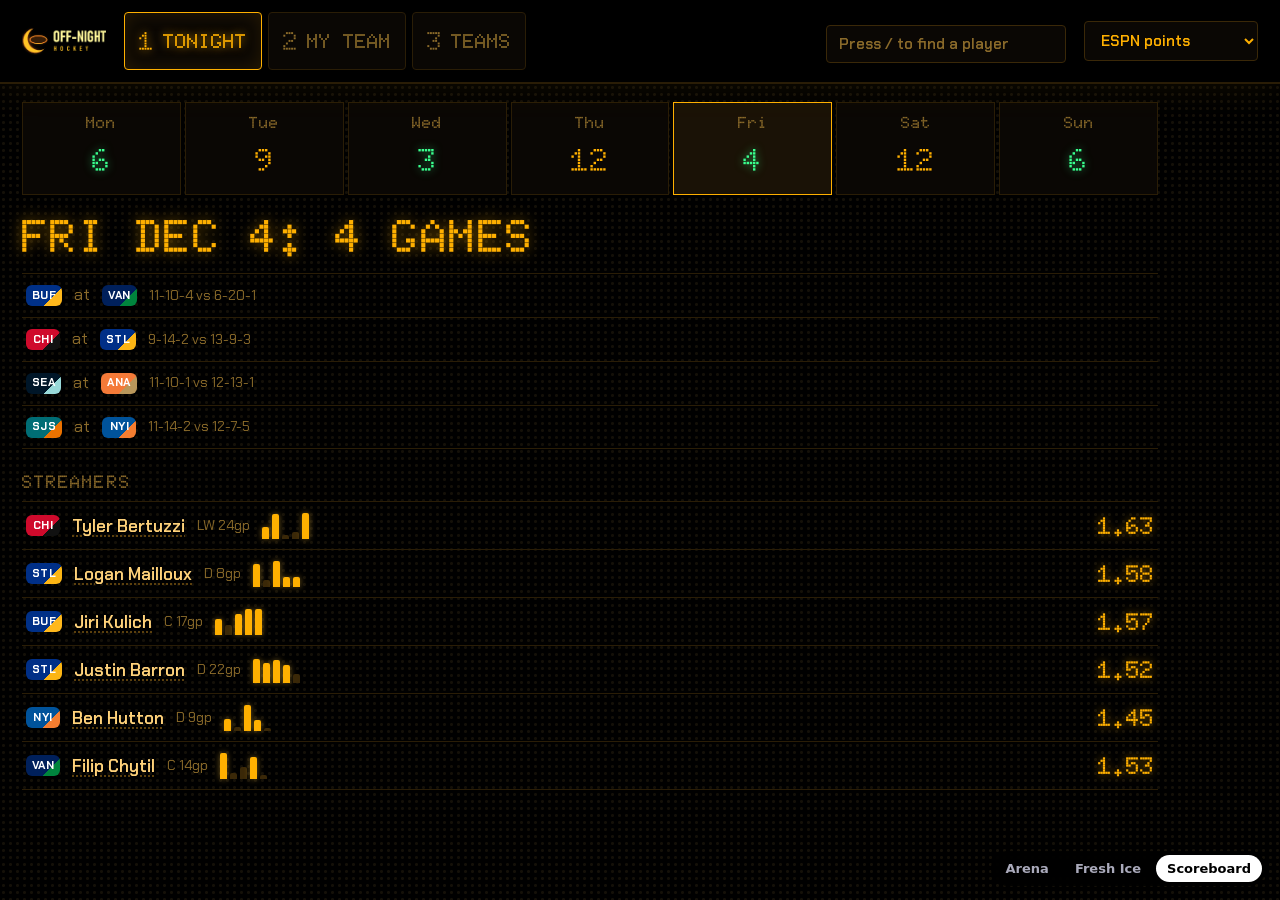
<file: lab-c.html>
<!doctype html>
<html lang="en"><head><meta charset="utf-8"><meta name="viewport" content="width=device-width, initial-scale=1"><meta name="robots" content="noindex">
<title>Off-Night lab: Scoreboard</title><link rel="preconnect" href="https://fonts.googleapis.com"><link rel="preconnect" href="https://fonts.gstatic.com" crossorigin><link rel="stylesheet" href="https://fonts.googleapis.com/css2?family=Doto:wght@700;900&family=Chakra+Petch:wght@500;600;700&display=swap"><link rel="icon" href="icon.png"><link rel="stylesheet" href="style-lab.css?v=lab2">
<style>
.tb { display: inline-flex; align-items: center; justify-content: center; min-width: 40px; height: 26px; padding: 0 6px; border-radius: 6px; vertical-align: middle;
  background: linear-gradient(135deg, var(--c1) 0 68%, var(--c2) 68% 100%); color: var(--fg); font-weight: 800; font-size: 13px; letter-spacing: .04em; }
.tb.sm { min-width: 34px; height: 21px; font-size: 11.5px; } .tb.lg { min-width: 60px; height: 40px; font-size: 18px; border-radius: 9px; } .tb.xl { min-width: 96px; height: 64px; font-size: 30px; border-radius: 14px; }
.labswitch { position: fixed; right: 14px; bottom: 14px; z-index: 60; display: flex; gap: 4px; padding: 4px; border-radius: 999px; background: rgba(0,0,0,.75); backdrop-filter: blur(8px); font: 600 13px/1 system-ui, sans-serif; }
.labswitch a { color: #aab; text-decoration: none; padding: 7px 11px; border-radius: 999px; } .labswitch a[aria-current] { background: #fff; color: #000; }
button { font: inherit; color: inherit; cursor: pointer; }
.scoring select { width: auto; }

:root { --amb: #ffb000; --red: #ff3a30; --grn: #39ff8e; --dot: #1d1408; --dim: #8a6a2a; }
body { margin: 0; color: var(--amb); font-family: "Chakra Petch", system-ui, sans-serif; font-size: 16px;
  background: radial-gradient(circle, #141008 1.2px, transparent 1.8px) 0 0 / 7px 7px, #000; }
.sb-board { position: sticky; top: 0; z-index: 30; display: grid; grid-template-columns: auto 1fr auto auto; gap: 18px; align-items: center; padding: 12px 22px; background: #000; border-bottom: 2px solid #2a1d06; box-shadow: 0 0 40px rgba(255,176,0,.08); }
.sb-logo img { height: 28px; display: block; filter: sepia(1) saturate(4) hue-rotate(-15deg); }
.sb-tabs { display: flex; gap: 6px; } .sb-tabs button { display: flex; align-items: center; gap: 8px; background: #0a0704; border: 1px solid #2a1d06; border-radius: 4px; padding: 8px 14px; font-family: "Doto", monospace; font-weight: 900; font-size: 20px; color: var(--dim); text-transform: uppercase; transition: color .15s, box-shadow .2s; }
.sb-tabs button b { font-size: 26px; } .sb-tabs button[aria-selected=true] { color: var(--amb); border-color: var(--amb); text-shadow: 0 0 10px rgba(255,176,0,.8); box-shadow: inset 0 0 20px rgba(255,176,0,.12); }
.sb-tabs button:hover { color: var(--amb); }
.sb-find span, .sb-board .scoring span { display: none; } .sb-find input, .sb-board select { background: #0a0704; border: 1px solid #3a2808; color: var(--amb); font: 600 15px "Chakra Petch"; padding: 8px 12px; border-radius: 4px; min-width: 240px; }
.sb-board select { min-width: 0; } .sb-find input::placeholder { color: var(--dim); }
.sb-results { position: fixed; top: 62px; right: 160px; z-index: 40; width: 340px; background: #0a0704; border: 1px solid var(--amb); box-shadow: 0 10px 40px rgba(0,0,0,.8); }
.sb-results button { display: flex; gap: 8px; align-items: center; width: 100%; text-align: left; background: none; border: 0; border-bottom: 1px solid #2a1d06; padding: 9px 12px; color: var(--amb); }
.sb-results button:hover { background: #1a1206; }
.sb-pins { display: grid; grid-template-columns: repeat(auto-fit, minmax(320px, 1fr)); gap: 12px; padding: 0 22px; } .sb-pins:empty { display: none; }
.sb-card { margin-top: 14px; border: 1px solid var(--amb); padding: 14px; background: #070502; position: relative; } .sb-card h4 { font: 900 24px "Doto"; margin: 6px 0; }
.sb-card .whybox p { color: #e9c27a; font-size: 14px; } .sb-card .whybox strong { color: var(--amb); } .sb-unpin { position: absolute; top: 10px; right: 10px; background: none; border: 1px solid #3a2808; color: var(--dim); padding: 3px 8px; }
.sb-panel { padding: 18px 22px 90px; max-width: 1180px; }
.sb-nights { display: grid; grid-template-columns: repeat(7, 1fr); gap: 4px; margin-bottom: 16px; } .sb-nights button { background: #0a0704; border: 1px solid #2a1d06; padding: 8px 0; display: grid; justify-items: center; color: var(--dim); font-family: "Doto"; font-weight: 900; }
.sb-nights b { font-size: 32px; color: var(--amb); } .sb-nights .light b { color: var(--grn); text-shadow: 0 0 8px rgba(57,255,142,.6); } .sb-nights .packed b { color: var(--red); text-shadow: 0 0 8px rgba(255,58,48,.6); }
.sb-nights button[aria-pressed=true] { border-color: var(--amb); background: #1a1206; }
.sb-title { font: 900 clamp(26px, 4vw, 46px)/1.1 "Doto", monospace; margin: 8px 0 12px; text-shadow: 0 0 14px rgba(255,176,0,.55); text-transform: uppercase; }
.fl { display: inline-block; transform-origin: 50% 50%; } @media (prefers-reduced-motion: no-preference) { .play .fl { animation: flap .42s calc(var(--i) * 22ms) both; }
} @keyframes flap { 0% { transform: rotateX(90deg); opacity: .1; } 60% { transform: rotateX(-20deg); opacity: 1; } 100% { transform: none; } }
.sb-sub { font: 900 18px "Doto"; color: var(--dim); text-transform: uppercase; margin: 22px 0 8px; letter-spacing: .06em; }
.sb-table { border-top: 1px solid #2a1d06; } .sb-row { display: flex; flex-wrap: wrap; gap: 12px; align-items: center; padding: 9px 4px; border-bottom: 1px solid #2a1d06; }
@media (prefers-reduced-motion: no-preference) { .play .sb-row { animation: lite .35s calc(var(--r) * 45ms + 120ms) both; } } @keyframes lite { from { opacity: 0; filter: brightness(2.4); } to { opacity: 1; filter: none; } }
.sb-name { background: none; border: 0; padding: 0; color: #ffd27a; font-weight: 600; font-size: 17px; text-decoration: underline dotted #6a4a10; text-underline-offset: 4px; }
.sb-name:hover { color: #fff; } .sb-dim { color: var(--dim); font-size: 14px; } .sb-at { color: var(--dim); } .sb-val { margin-left: auto; font: 900 24px "Doto"; text-shadow: 0 0 10px rgba(255,176,0,.6); }
.sb-g { color: var(--grn); font: 900 15px "Doto"; } .sb-r { color: var(--red); font: 900 15px "Doto"; }
.sb-stats { display: grid; grid-template-columns: repeat(3, 1fr); gap: 8px; } .sb-stats div { border: 1px solid #2a1d06; padding: 10px; } .sb-stats b { display: block; font: 900 36px "Doto"; text-shadow: 0 0 12px rgba(255,176,0,.6); } .sb-stats span { color: var(--dim); font-size: 13px; }
.sb-alert { border: 1px solid var(--amb); padding: 10px 12px; color: #ffd27a; }
.sb-teams { display: flex; flex-wrap: wrap; gap: 4px; } .sb-teams button { background: #0a0704; border: 1px solid #2a1d06; font: 900 15px "Doto"; color: var(--dim); padding: 6px 8px; }
.sb-teams button[aria-pressed=true], .sb-teams button:hover { color: var(--amb); border-color: var(--amb); }
.spark i { background: #3a2808; } .spark i.hi { background: var(--amb); }
.pill { border: 1px solid var(--red); color: var(--red); padding: 0 5px; font: 800 11px "Chakra Petch"; } .pill.amber { border-color: var(--amb); color: var(--amb); }
@media (max-width: 860px) { .sb-board { grid-template-columns: 1fr auto; } .sb-tabs { grid-column: 1 / -1; order: 3; } .sb-tabs button { flex: 1; justify-content: center; font-size: 15px; padding: 8px 4px; }
  .sb-find input { min-width: 0; width: 100%; } .sb-find { grid-column: 1 / -1; order: 4; } .sb-results { left: 12px; right: 12px; width: auto; top: 150px; } .sb-nights b { font-size: 22px; } }
</style><script src="app-lab.js?v=lab2" defer></script><script src="lab.js?v=lab2" defer></script></head>
<body data-page="lab" data-variant="board"><div id="app" style="display:contents"></div>
<nav class="labswitch" aria-label="Design directions"><a href="lab-a.html">Arena</a><a href="lab-b.html">Fresh Ice</a><a href="lab-c.html" aria-current=page>Scoreboard</a></nav><div class="vt-rider" aria-hidden="true"><svg viewBox="0 0 150 110"><line x1="-70" y1="-90" x2="86" y2="90" stroke="#9fb3c6" stroke-width="8" stroke-linecap="round"/><line x1="-70" y1="-90" x2="-40" y2="-55" stroke="#1c2b3d" stroke-width="9" stroke-linecap="round"/><path d="M80 86 L116 86 Q121 86 121 81 L121 79 Q110 82 84 80 Z" fill="#eaf4fb"/><path d="M92 81 L92 86 M100 81 L100 86 M108 81 L108 86" stroke="#4fd8ff" stroke-width="2"/><ellipse cx="136" cy="86" rx="15" ry="6.5" fill="#05080d" stroke="rgba(234,244,251,.55)" stroke-width="1.2"/><ellipse cx="136" cy="83.5" rx="15" ry="5.5" fill="#121a24"/></svg></div></body></html>
</file>
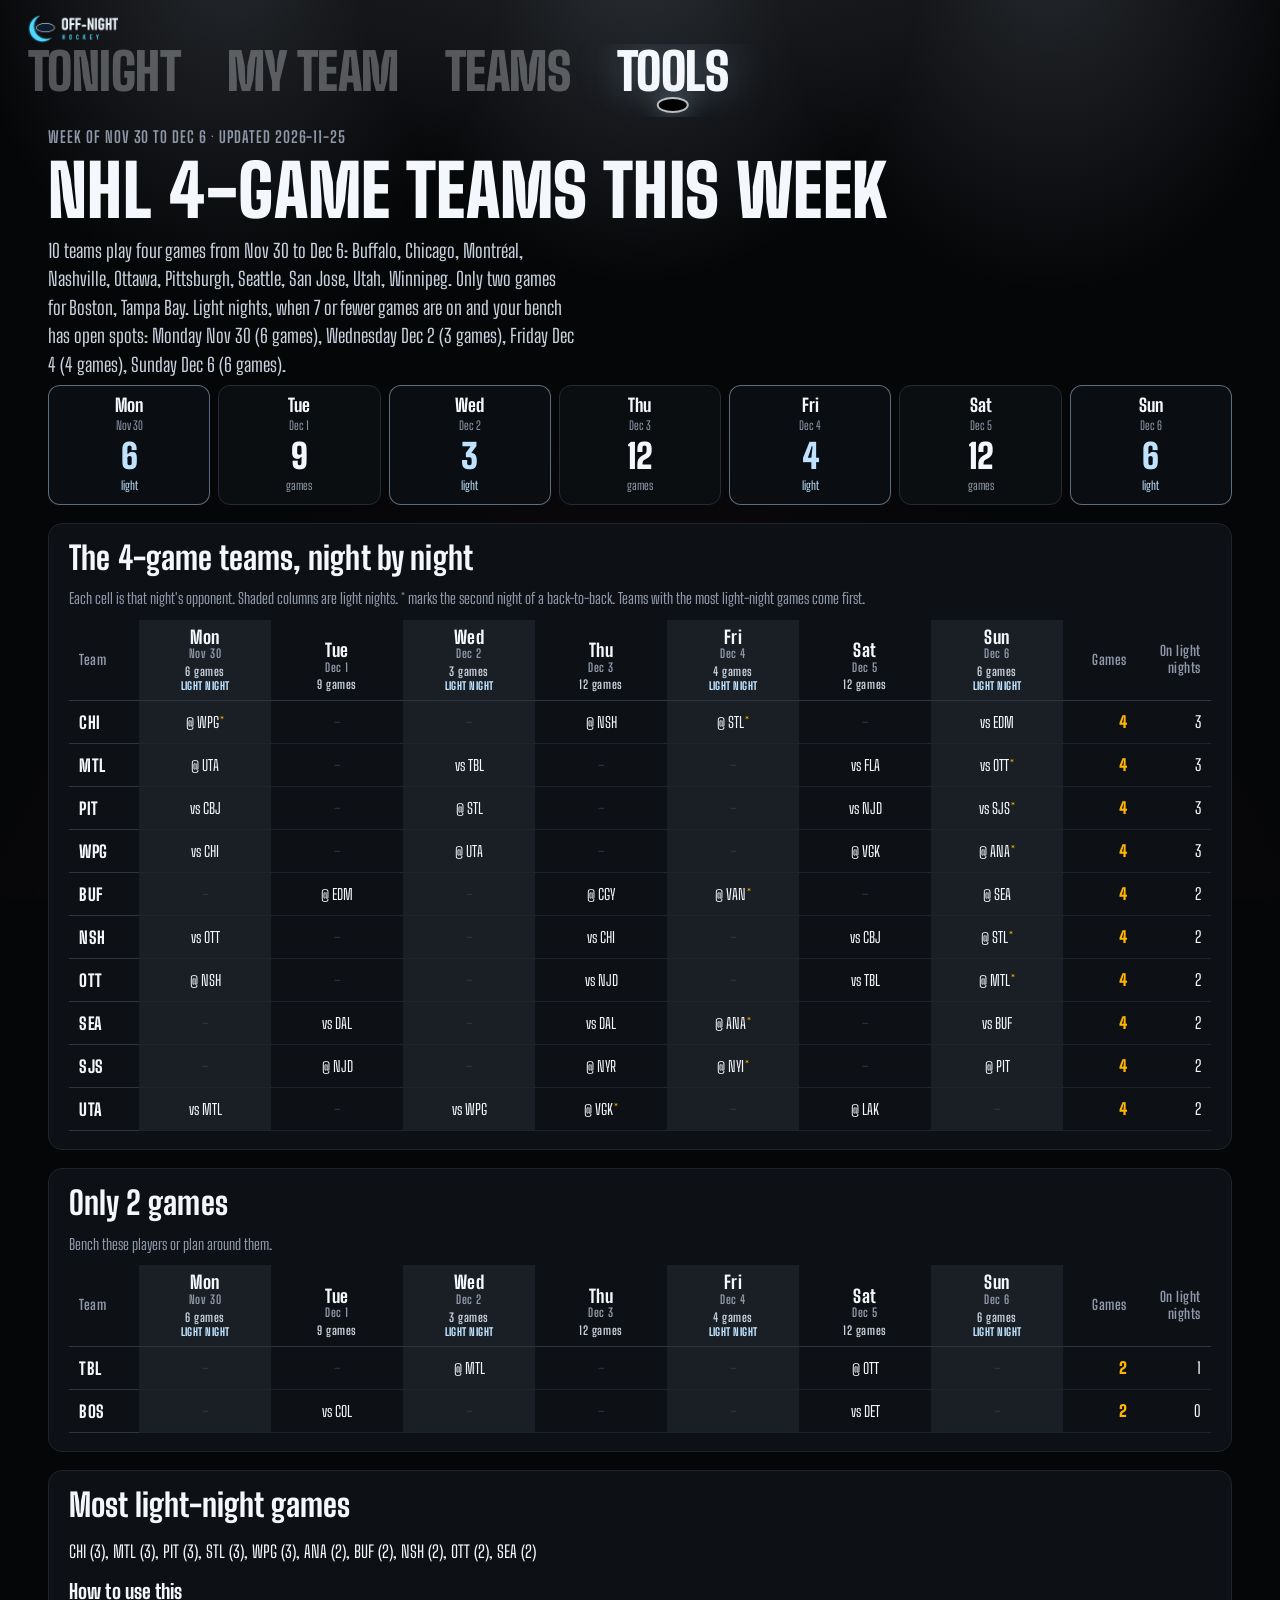
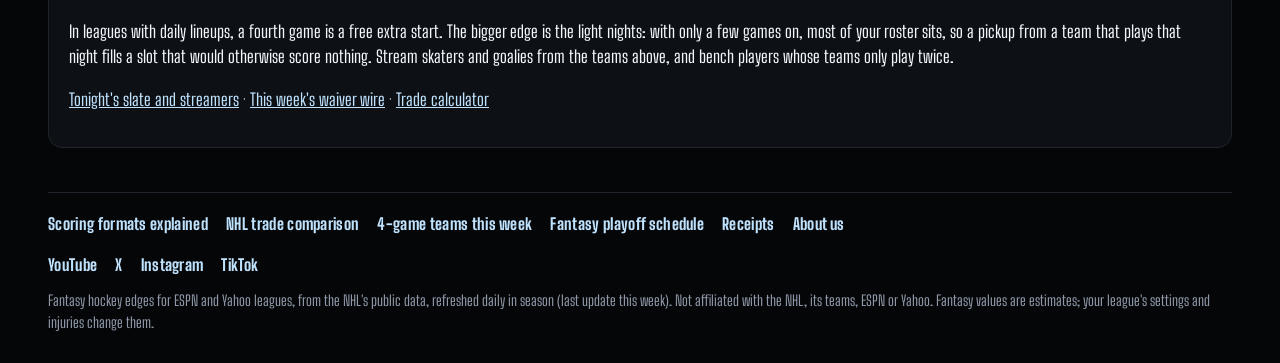
<file: nhl-4-game-teams-this-week.html>
<!doctype html>
<html lang="en"><head><meta charset="utf-8"><meta name="viewport" content="width=device-width, initial-scale=1">
<title>NHL 4-game teams this week (Nov 30 to Dec 6) | Fantasy hockey schedule | Off-Night Hockey</title><meta name="description" content="The NHL teams playing 4 games Nov 30 to Dec 6, the 2-game teams, and the light nights when fantasy benches have open spots.">
<meta property="og:title" content="NHL 4-game teams this week (Nov 30 to Dec 6) | Fantasy hockey schedule | Off-Night Hockey"><meta property="og:description" content="The NHL teams playing 4 games Nov 30 to Dec 6, the 2-game teams, and the light nights when fantasy benches have open spots.">
<meta property="og:url" content="https://offnighthockey.github.io/nhl-4-game-teams-this-week.html"><meta property="og:image" content="https://offnighthockey.github.io/og.jpg"><meta property="og:type" content="website">
<meta name="twitter:card" content="summary_large_image"><meta name="twitter:site" content="@OffNightHKY"><link rel="canonical" href="https://offnighthockey.github.io/nhl-4-game-teams-this-week.html">
<script type="application/ld+json">{"@context": "https://schema.org", "@type": "Organization", "name": "Off-Night Hockey", "url": "https://offnighthockey.github.io/", "logo": "https://offnighthockey.github.io/logo.png", "sameAs": ["https://www.youtube.com/@OffNightHockey", "https://x.com/OffNightHKY", "https://www.instagram.com/offnighthky/", "https://www.tiktok.com/@offnighthockey00"]}</script>
<meta name="google-site-verification" content="2fv9aJlHGEzhI1LBypkRz-0BJGY0QKjJws0ZWl0tpJ4">
<link rel="icon" href="icon.png"><link rel="manifest" href="manifest.webmanifest"><meta name="theme-color" content="#0b1a2e">
<script>addEventListener('pagereveal',function(e){try{if(!e.viewTransition)return;var o=['index.html','team.html','schedule.html','waiver-wire.html','trade.html'],m={'nhl-trade.html':'trade.html','fantasy.html':'waiver-wire.html','nhl-4-game-teams-this-week.html':'schedule.html'},s=function(p){var f=p.split('/').pop()||'index.html';return o.indexOf(m[f]||f)},f=+sessionStorage.getItem('onh.from'),t=s(location.pathname);if(f>=0&&t>=0&&t<f)e.viewTransition.types.add('left')}catch(x){}})</script><script type="speculationrules">{"prerender":[{"source":"document","where":{"selector_matches":"nav a"},"eagerness":"moderate"}]}</script>
<link rel="apple-touch-icon" href="app-192.png"><meta name="apple-mobile-web-app-capable" content="yes"><link rel="preconnect" href="https://fonts.googleapis.com"><link rel="preconnect" href="https://fonts.gstatic.com" crossorigin><link rel="stylesheet" href="https://fonts.googleapis.com/css2?family=Big+Shoulders+Display:wght@700;800;900&family=Big+Shoulders+Text:wght@400;500;600;700&display=swap"><link rel="stylesheet" href="style.css?v=8016f56f">
<script src="app.js?v=7595a900" defer></script></head>
<body data-page="week" class="inner"><header class="ar-top"><a class="brand" href="index.html" aria-label="Off-Night Hockey home"><img src="logo.png" alt="Off-Night Hockey"></a></header>
<nav class="ar-words" aria-label="Sections"><a href="index.html#tonight" data-go="0">Tonight</a><a href="index.html#mine" data-go="1">My team</a><a href="index.html#teams" data-go="2">Teams</a><a href="index.html#tools" data-go="3" aria-current=page>Tools</a><i class="ar-puck" aria-hidden="true"></i></nav>
<div class="wrap"><main>
<section class="hero"><p class="kicker">Week of Nov 30 to Dec 6 &middot; updated 2026-11-25</p><h1>NHL 4-game teams this week</h1>
<p class="lede">10 teams play four games from Nov 30 to Dec 6: Buffalo, Chicago, Montréal, Nashville, Ottawa, Pittsburgh, Seattle, San Jose, Utah, Winnipeg. Only two games for Boston, Tampa Bay.
Light nights, when 7 or fewer games are on and your bench has open spots: Monday Nov 30 (6 games), Wednesday Dec 2 (3 games), Friday Dec 4 (4 games), Sunday Dec 6 (6 games).</p></section>
<div class="board"><div class="tile light"><span class="dn">Mon</span><span class="dd">Nov 30</span><b>6</b><span class="dl">light</span></div><div class="tile "><span class="dn">Tue</span><span class="dd">Dec 1</span><b>9</b><span class="dl">games</span></div><div class="tile light"><span class="dn">Wed</span><span class="dd">Dec 2</span><b>3</b><span class="dl">light</span></div><div class="tile "><span class="dn">Thu</span><span class="dd">Dec 3</span><b>12</b><span class="dl">games</span></div><div class="tile light"><span class="dn">Fri</span><span class="dd">Dec 4</span><b>4</b><span class="dl">light</span></div><div class="tile "><span class="dn">Sat</span><span class="dd">Dec 5</span><b>12</b><span class="dl">games</span></div><div class="tile light"><span class="dn">Sun</span><span class="dd">Dec 6</span><b>6</b><span class="dl">light</span></div></div>
<section class="panel"><h2>The 4-game teams, night by night</h2><p class="note">Each cell is that night's opponent. Shaded columns are light nights. * marks the second night of a back-to-back. Teams with the most light-night games come first.</p><div class="scroll"><table class="wk-grid"><thead><tr><th scope="col">Team</th><th class="day light" scope="col"><span class="dn">Mon</span><span class="dd">Nov 30</span><span class="dc">6 games</span><span class="dk">light night</span></th><th class="day " scope="col"><span class="dn">Tue</span><span class="dd">Dec 1</span><span class="dc">9 games</span></th><th class="day light" scope="col"><span class="dn">Wed</span><span class="dd">Dec 2</span><span class="dc">3 games</span><span class="dk">light night</span></th><th class="day " scope="col"><span class="dn">Thu</span><span class="dd">Dec 3</span><span class="dc">12 games</span></th><th class="day light" scope="col"><span class="dn">Fri</span><span class="dd">Dec 4</span><span class="dc">4 games</span><span class="dk">light night</span></th><th class="day " scope="col"><span class="dn">Sat</span><span class="dd">Dec 5</span><span class="dc">12 games</span></th><th class="day light" scope="col"><span class="dn">Sun</span><span class="dd">Dec 6</span><span class="dc">6 games</span><span class="dk">light night</span></th><th class="num" scope="col">Games</th><th class="num" scope="col">On light nights</th></tr></thead><tbody><tr><th scope="row">CHI</th><td class="g light b2b" title="second night of a back-to-back">@ WPG</td><td class="g "></td><td class="g light"></td><td class="g ">@ NSH</td><td class="g light b2b" title="second night of a back-to-back">@ STL</td><td class="g "></td><td class="g light">vs EDM</td><td class="num led">4</td><td class="num">3</td></tr><tr><th scope="row">MTL</th><td class="g light">@ UTA</td><td class="g "></td><td class="g light">vs TBL</td><td class="g "></td><td class="g light"></td><td class="g ">vs FLA</td><td class="g light b2b" title="second night of a back-to-back">vs OTT</td><td class="num led">4</td><td class="num">3</td></tr><tr><th scope="row">PIT</th><td class="g light">vs CBJ</td><td class="g "></td><td class="g light">@ STL</td><td class="g "></td><td class="g light"></td><td class="g ">vs NJD</td><td class="g light b2b" title="second night of a back-to-back">vs SJS</td><td class="num led">4</td><td class="num">3</td></tr><tr><th scope="row">WPG</th><td class="g light">vs CHI</td><td class="g "></td><td class="g light">@ UTA</td><td class="g "></td><td class="g light"></td><td class="g ">@ VGK</td><td class="g light b2b" title="second night of a back-to-back">@ ANA</td><td class="num led">4</td><td class="num">3</td></tr><tr><th scope="row">BUF</th><td class="g light"></td><td class="g ">@ EDM</td><td class="g light"></td><td class="g ">@ CGY</td><td class="g light b2b" title="second night of a back-to-back">@ VAN</td><td class="g "></td><td class="g light">@ SEA</td><td class="num led">4</td><td class="num">2</td></tr><tr><th scope="row">NSH</th><td class="g light">vs OTT</td><td class="g "></td><td class="g light"></td><td class="g ">vs CHI</td><td class="g light"></td><td class="g ">vs CBJ</td><td class="g light b2b" title="second night of a back-to-back">@ STL</td><td class="num led">4</td><td class="num">2</td></tr><tr><th scope="row">OTT</th><td class="g light">@ NSH</td><td class="g "></td><td class="g light"></td><td class="g ">vs NJD</td><td class="g light"></td><td class="g ">vs TBL</td><td class="g light b2b" title="second night of a back-to-back">@ MTL</td><td class="num led">4</td><td class="num">2</td></tr><tr><th scope="row">SEA</th><td class="g light"></td><td class="g ">vs DAL</td><td class="g light"></td><td class="g ">vs DAL</td><td class="g light b2b" title="second night of a back-to-back">@ ANA</td><td class="g "></td><td class="g light">vs BUF</td><td class="num led">4</td><td class="num">2</td></tr><tr><th scope="row">SJS</th><td class="g light"></td><td class="g ">@ NJD</td><td class="g light"></td><td class="g ">@ NYR</td><td class="g light b2b" title="second night of a back-to-back">@ NYI</td><td class="g "></td><td class="g light">@ PIT</td><td class="num led">4</td><td class="num">2</td></tr><tr><th scope="row">UTA</th><td class="g light">vs MTL</td><td class="g "></td><td class="g light">vs WPG</td><td class="g  b2b" title="second night of a back-to-back">@ VGK</td><td class="g light"></td><td class="g ">@ LAK</td><td class="g light"></td><td class="num led">4</td><td class="num">2</td></tr></tbody></table></div></section>
<section class="panel"><h2>Only 2 games</h2><p class="note">Bench these players or plan around them.</p><div class="scroll"><table class="wk-grid"><thead><tr><th scope="col">Team</th><th class="day light" scope="col"><span class="dn">Mon</span><span class="dd">Nov 30</span><span class="dc">6 games</span><span class="dk">light night</span></th><th class="day " scope="col"><span class="dn">Tue</span><span class="dd">Dec 1</span><span class="dc">9 games</span></th><th class="day light" scope="col"><span class="dn">Wed</span><span class="dd">Dec 2</span><span class="dc">3 games</span><span class="dk">light night</span></th><th class="day " scope="col"><span class="dn">Thu</span><span class="dd">Dec 3</span><span class="dc">12 games</span></th><th class="day light" scope="col"><span class="dn">Fri</span><span class="dd">Dec 4</span><span class="dc">4 games</span><span class="dk">light night</span></th><th class="day " scope="col"><span class="dn">Sat</span><span class="dd">Dec 5</span><span class="dc">12 games</span></th><th class="day light" scope="col"><span class="dn">Sun</span><span class="dd">Dec 6</span><span class="dc">6 games</span><span class="dk">light night</span></th><th class="num" scope="col">Games</th><th class="num" scope="col">On light nights</th></tr></thead><tbody><tr><th scope="row">TBL</th><td class="g light"></td><td class="g "></td><td class="g light">@ MTL</td><td class="g "></td><td class="g light"></td><td class="g ">@ OTT</td><td class="g light"></td><td class="num led">2</td><td class="num">1</td></tr><tr><th scope="row">BOS</th><td class="g light"></td><td class="g ">vs COL</td><td class="g light"></td><td class="g "></td><td class="g light"></td><td class="g ">vs DET</td><td class="g light"></td><td class="num led">2</td><td class="num">0</td></tr></tbody></table></div></section>
<section class="panel"><h2>Most light-night games</h2><p>CHI (3), MTL (3), PIT (3), STL (3), WPG (3), ANA (2), BUF (2), NSH (2), OTT (2), SEA (2)</p>
<h3>How to use this</h3><p>In leagues with daily lineups, a fourth game is a free extra start. The bigger edge is the light nights: with only a few games on, most of your roster sits, so a pickup from a team that plays that night fills a slot that would otherwise score nothing. Stream skaters and goalies from the teams above, and bench players whose teams only play twice.</p>
<p><a href="index.html">Tonight's slate and streamers</a> &middot; <a href="waiver-wire.html">This week's waiver wire</a> &middot; <a href="trade.html">Trade calculator</a></p></section>
</main><footer class="site"><p class="foot-links"><a href="fantasy.html">Scoring formats explained</a><a href="nhl-trade.html">NHL trade comparison</a><a href="nhl-4-game-teams-this-week.html">4-game teams this week</a><a href="schedule.html">Fantasy playoff schedule</a><a href="receipts.html">Receipts</a><a href="about.html">About us</a></p><p class="social"><a href="https://www.youtube.com/@OffNightHockey" rel="me noopener" target="_blank">YouTube</a><a href="https://x.com/OffNightHKY" rel="me noopener" target="_blank">X</a><a href="https://www.instagram.com/offnighthky/" rel="me noopener" target="_blank">Instagram</a><a href="https://www.tiktok.com/@offnighthockey00" rel="me noopener" target="_blank">TikTok</a></p><p>Fantasy hockey edges for ESPN and Yahoo leagues, from the NHL's public data, refreshed daily in season (last update <span id="updated">this week</span>). Not affiliated with the NHL, its teams, ESPN or Yahoo. Fantasy values are estimates; your league's settings and injuries change them.</p></footer></div>
<div class="vt-rider" aria-hidden="true"><svg viewBox="0 0 150 110"><line x1="-70" y1="-90" x2="86" y2="90" stroke="#9fb3c6" stroke-width="8" stroke-linecap="round"/><line x1="-70" y1="-90" x2="-40" y2="-55" stroke="#1c2b3d" stroke-width="9" stroke-linecap="round"/><path d="M80 86 L116 86 Q121 86 121 81 L121 79 Q110 82 84 80 Z" fill="#eaf4fb"/><path d="M92 81 L92 86 M100 81 L100 86 M108 81 L108 86" stroke="#4fd8ff" stroke-width="2"/><ellipse cx="136" cy="86" rx="15" ry="6.5" fill="#05080d" stroke="rgba(234,244,251,.55)" stroke-width="1.2"/><ellipse cx="136" cy="83.5" rx="15" ry="5.5" fill="#121a24"/></svg></div></body></html>
</file>
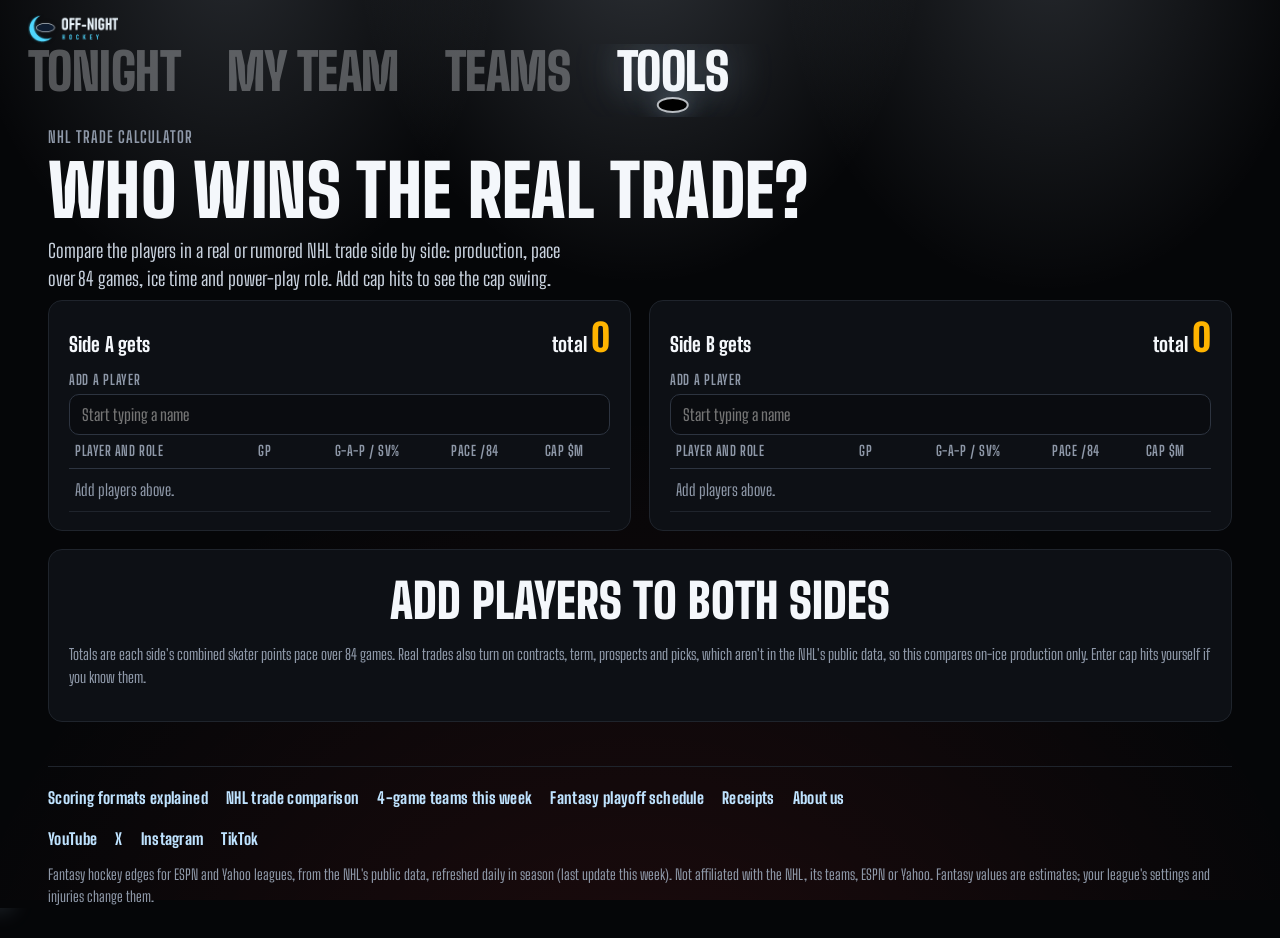
<file: nhl-trade.html>
<!doctype html>
<html lang="en"><head><meta charset="utf-8"><meta name="viewport" content="width=device-width, initial-scale=1">
<title>NHL trade calculator: compare players in a real trade | Off-Night Hockey</title><meta name="description" content="Compare the players in a real NHL trade: production, 84-game pace, ice time, power-play role and the cap swing.">
<meta property="og:title" content="NHL trade calculator: compare players in a real trade | Off-Night Hockey"><meta property="og:description" content="Compare the players in a real NHL trade: production, 84-game pace, ice time, power-play role and the cap swing.">
<meta property="og:url" content="https://offnighthockey.github.io/nhl-trade.html"><meta property="og:image" content="https://offnighthockey.github.io/og.jpg"><meta property="og:type" content="website">
<meta name="twitter:card" content="summary_large_image"><meta name="twitter:site" content="@OffNightHKY"><link rel="canonical" href="https://offnighthockey.github.io/nhl-trade.html">
<script type="application/ld+json">{"@context": "https://schema.org", "@type": "Organization", "name": "Off-Night Hockey", "url": "https://offnighthockey.github.io/", "logo": "https://offnighthockey.github.io/logo.png", "sameAs": ["https://www.youtube.com/@OffNightHockey", "https://x.com/OffNightHKY", "https://www.instagram.com/offnighthky/", "https://www.tiktok.com/@offnighthockey00"]}</script>
<meta name="google-site-verification" content="2fv9aJlHGEzhI1LBypkRz-0BJGY0QKjJws0ZWl0tpJ4">
<link rel="icon" href="icon.png"><link rel="manifest" href="manifest.webmanifest"><meta name="theme-color" content="#0b1a2e">
<script>addEventListener('pagereveal',function(e){try{if(!e.viewTransition)return;var o=['index.html','team.html','schedule.html','waiver-wire.html','trade.html'],m={'nhl-trade.html':'trade.html','fantasy.html':'waiver-wire.html','nhl-4-game-teams-this-week.html':'schedule.html'},s=function(p){var f=p.split('/').pop()||'index.html';return o.indexOf(m[f]||f)},f=+sessionStorage.getItem('onh.from'),t=s(location.pathname);if(f>=0&&t>=0&&t<f)e.viewTransition.types.add('left')}catch(x){}})</script><script type="speculationrules">{"prerender":[{"source":"document","where":{"selector_matches":"nav a"},"eagerness":"moderate"}]}</script>
<link rel="apple-touch-icon" href="app-192.png"><meta name="apple-mobile-web-app-capable" content="yes"><link rel="preconnect" href="https://fonts.googleapis.com"><link rel="preconnect" href="https://fonts.gstatic.com" crossorigin><link rel="stylesheet" href="https://fonts.googleapis.com/css2?family=Big+Shoulders+Display:wght@700;800;900&family=Big+Shoulders+Text:wght@400;500;600;700&display=swap"><link rel="stylesheet" href="style.css?v=8016f56f">
<script src="app.js?v=7595a900" defer></script></head>
<body data-page="nhl-trade" class="inner"><header class="ar-top"><a class="brand" href="index.html" aria-label="Off-Night Hockey home"><img src="logo.png" alt="Off-Night Hockey"></a></header>
<nav class="ar-words" aria-label="Sections"><a href="index.html#tonight" data-go="0">Tonight</a><a href="index.html#mine" data-go="1">My team</a><a href="index.html#teams" data-go="2">Teams</a><a href="index.html#tools" data-go="3" aria-current=page>Tools</a><i class="ar-puck" aria-hidden="true"></i></nav>
<div class="wrap"><main>
<section class="hero"><p class="kicker">NHL trade calculator</p><h1>Who wins the real trade?</h1>
<p class="lede">Compare the players in a real or rumored NHL trade side by side: production, pace over 84 games, ice time and power-play role. Add cap hits to see the cap swing.</p></section>
<div class="grid2"><section class="panel side"><h3>Side A gets <span>total <span class="led total" id="total-a">0</span></span></h3>
<label for="add-a">Add a player</label><input id="add-a" placeholder="Start typing a name" autocomplete="off">
<div class="scroll"><table><thead><tr><th>Player and role</th><th class="num">GP</th><th class="num">G-A-P / SV%</th><th class="num">Pace /84</th><th class="num">Cap $M</th><th><span class="muted small" aria-label="Remove"></span></th></tr></thead><tbody id="list-a"></tbody></table></div></section><section class="panel side"><h3>Side B gets <span>total <span class="led total" id="total-b">0</span></span></h3>
<label for="add-b">Add a player</label><input id="add-b" placeholder="Start typing a name" autocomplete="off">
<div class="scroll"><table><thead><tr><th>Player and role</th><th class="num">GP</th><th class="num">G-A-P / SV%</th><th class="num">Pace /84</th><th class="num">Cap $M</th><th><span class="muted small" aria-label="Remove"></span></th></tr></thead><tbody id="list-b"></tbody></table></div></section></div>
<section class="panel"><p class="verdict" id="verdict" aria-live="polite">Add players to both sides</p><p class="muted" id="cap-swing"></p>
<p class="muted small">Totals are each side's combined skater points pace over 84 games. Real trades also turn on contracts, term, prospects and picks, which aren't in the NHL's public data, so this compares on-ice production only. Enter cap hits yourself if you know them.</p></section>
</main><footer class="site"><p class="foot-links"><a href="fantasy.html">Scoring formats explained</a><a href="nhl-trade.html">NHL trade comparison</a><a href="nhl-4-game-teams-this-week.html">4-game teams this week</a><a href="schedule.html">Fantasy playoff schedule</a><a href="receipts.html">Receipts</a><a href="about.html">About us</a></p><p class="social"><a href="https://www.youtube.com/@OffNightHockey" rel="me noopener" target="_blank">YouTube</a><a href="https://x.com/OffNightHKY" rel="me noopener" target="_blank">X</a><a href="https://www.instagram.com/offnighthky/" rel="me noopener" target="_blank">Instagram</a><a href="https://www.tiktok.com/@offnighthockey00" rel="me noopener" target="_blank">TikTok</a></p><p>Fantasy hockey edges for ESPN and Yahoo leagues, from the NHL's public data, refreshed daily in season (last update <span id="updated">this week</span>). Not affiliated with the NHL, its teams, ESPN or Yahoo. Fantasy values are estimates; your league's settings and injuries change them.</p></footer></div>
<div class="vt-rider" aria-hidden="true"><svg viewBox="0 0 150 110"><line x1="-70" y1="-90" x2="86" y2="90" stroke="#9fb3c6" stroke-width="8" stroke-linecap="round"/><line x1="-70" y1="-90" x2="-40" y2="-55" stroke="#1c2b3d" stroke-width="9" stroke-linecap="round"/><path d="M80 86 L116 86 Q121 86 121 81 L121 79 Q110 82 84 80 Z" fill="#eaf4fb"/><path d="M92 81 L92 86 M100 81 L100 86 M108 81 L108 86" stroke="#4fd8ff" stroke-width="2"/><ellipse cx="136" cy="86" rx="15" ry="6.5" fill="#05080d" stroke="rgba(234,244,251,.55)" stroke-width="1.2"/><ellipse cx="136" cy="83.5" rx="15" ry="5.5" fill="#121a24"/></svg></div></body></html>
</file>
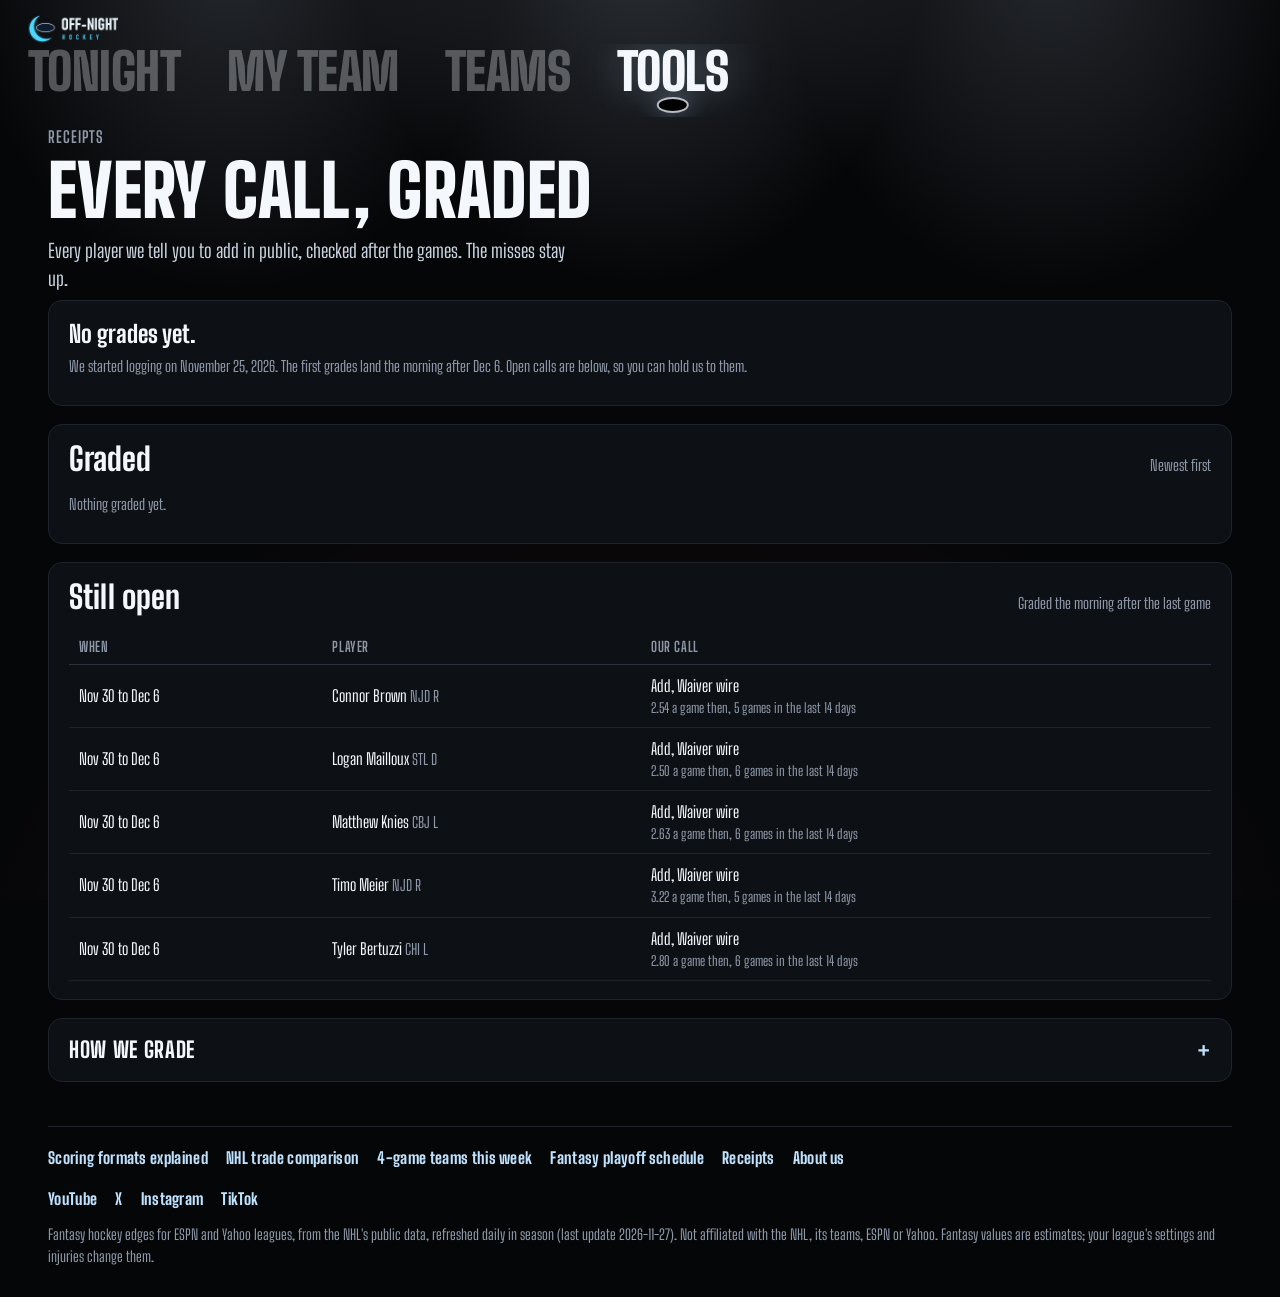
<file: receipts.html>
<!doctype html>
<html lang="en"><head><meta charset="utf-8"><meta name="viewport" content="width=device-width, initial-scale=1">
<title>Receipts: every Off-Night Hockey fantasy call, graded</title><meta name="description" content="Every fantasy hockey add we recommend in public, graded after the games against the average NHL skater. Hits, misses and players who didn&#x27;t play.">
<meta property="og:title" content="Receipts: every Off-Night Hockey fantasy call, graded"><meta property="og:description" content="Every fantasy hockey add we recommend in public, graded after the games against the average NHL skater. Hits, misses and players who didn&#x27;t play.">
<meta property="og:url" content="https://offnighthockey.github.io/receipts.html"><meta property="og:image" content="https://offnighthockey.github.io/og.jpg"><meta property="og:type" content="website">
<meta name="twitter:card" content="summary_large_image"><meta name="twitter:site" content="@OffNightHKY"><link rel="canonical" href="https://offnighthockey.github.io/receipts.html">
<script type="application/ld+json">{"@context": "https://schema.org", "@type": "Organization", "name": "Off-Night Hockey", "url": "https://offnighthockey.github.io/", "logo": "https://offnighthockey.github.io/logo.png", "sameAs": ["https://www.youtube.com/@OffNightHockey", "https://x.com/OffNightHKY", "https://www.instagram.com/offnighthky/", "https://www.tiktok.com/@offnighthockey00"]}</script>
<meta name="google-site-verification" content="2fv9aJlHGEzhI1LBypkRz-0BJGY0QKjJws0ZWl0tpJ4">
<link rel="icon" href="icon.png"><link rel="manifest" href="manifest.webmanifest"><meta name="theme-color" content="#0b1a2e">
<script>addEventListener('pagereveal',function(e){try{if(!e.viewTransition)return;var o=['index.html','team.html','schedule.html','waiver-wire.html','trade.html'],m={'nhl-trade.html':'trade.html','fantasy.html':'waiver-wire.html','nhl-4-game-teams-this-week.html':'schedule.html'},s=function(p){var f=p.split('/').pop()||'index.html';return o.indexOf(m[f]||f)},f=+sessionStorage.getItem('onh.from'),t=s(location.pathname);if(f>=0&&t>=0&&t<f)e.viewTransition.types.add('left')}catch(x){}})</script><script type="speculationrules">{"prerender":[{"source":"document","where":{"selector_matches":"nav a"},"eagerness":"moderate"}]}</script>
<link rel="apple-touch-icon" href="app-192.png"><meta name="apple-mobile-web-app-capable" content="yes"><link rel="preconnect" href="https://fonts.googleapis.com"><link rel="preconnect" href="https://fonts.gstatic.com" crossorigin><link rel="stylesheet" href="https://fonts.googleapis.com/css2?family=Big+Shoulders+Display:wght@700;800;900&family=Big+Shoulders+Text:wght@400;500;600;700&display=swap"><link rel="stylesheet" href="style.css?v=8016f56f">
<script src="app.js?v=7595a900" defer></script></head>
<body data-page="receipts" class="inner"><header class="ar-top"><a class="brand" href="index.html" aria-label="Off-Night Hockey home"><img src="logo.png" alt="Off-Night Hockey"></a></header>
<nav class="ar-words" aria-label="Sections"><a href="index.html#tonight" data-go="0">Tonight</a><a href="index.html#mine" data-go="1">My team</a><a href="index.html#teams" data-go="2">Teams</a><a href="index.html#tools" data-go="3" aria-current=page>Tools</a><i class="ar-puck" aria-hidden="true"></i></nav>
<div class="wrap"><main>
<section class="hero"><p class="kicker">Receipts</p><h1>Every call, graded</h1>
<p class="lede">Every player we tell you to add in public, checked after the games. The misses stay up.</p></section>
<section class="panel" id="rc-score"><p class="note">Loading...</p></section>
<section class="panel"><div class="panel-head"><h2>Graded</h2><span class="note">Newest first</span></div><div class="scroll" id="rc-graded"></div></section>
<section class="panel"><div class="panel-head"><h2>Still open</h2><span class="note">Graded the morning after the last game</span></div><div class="scroll" id="rc-open"></div></section>
<details class="panel fold"><summary>How we grade</summary>
<p>We log three kinds of calls: the top 5 on the <a href="waiver-wire.html">waiver wire</a> page for each week, the streamers named in our Tonight Shorts, and the adds and drops in our weekly picks.</p>
<p>After the games, we total each player's fantasy points over the same days in the site's default scoring (<span id="rc-rule"></span>) and compare his points per game with the average NHL skater over those days.
Beat the average and it's a <strong>hit</strong>. Within 15% under it is <strong>close</strong>. Further under is a <strong>miss</strong>, and a player who didn't dress counts as a miss too.
A drop is a hit when the player we dropped stays under the average.</p>
<p>We use the league average as the bar because that's the question a pickup answers: did he help more than a typical player in that spot? Your league's scoring will move the numbers a little.</p></details>
</main><footer class="site"><p class="foot-links"><a href="fantasy.html">Scoring formats explained</a><a href="nhl-trade.html">NHL trade comparison</a><a href="nhl-4-game-teams-this-week.html">4-game teams this week</a><a href="schedule.html">Fantasy playoff schedule</a><a href="receipts.html">Receipts</a><a href="about.html">About us</a></p><p class="social"><a href="https://www.youtube.com/@OffNightHockey" rel="me noopener" target="_blank">YouTube</a><a href="https://x.com/OffNightHKY" rel="me noopener" target="_blank">X</a><a href="https://www.instagram.com/offnighthky/" rel="me noopener" target="_blank">Instagram</a><a href="https://www.tiktok.com/@offnighthockey00" rel="me noopener" target="_blank">TikTok</a></p><p>Fantasy hockey edges for ESPN and Yahoo leagues, from the NHL's public data, refreshed daily in season (last update <span id="updated">this week</span>). Not affiliated with the NHL, its teams, ESPN or Yahoo. Fantasy values are estimates; your league's settings and injuries change them.</p></footer></div>
<div class="vt-rider" aria-hidden="true"><svg viewBox="0 0 150 110"><line x1="-70" y1="-90" x2="86" y2="90" stroke="#9fb3c6" stroke-width="8" stroke-linecap="round"/><line x1="-70" y1="-90" x2="-40" y2="-55" stroke="#1c2b3d" stroke-width="9" stroke-linecap="round"/><path d="M80 86 L116 86 Q121 86 121 81 L121 79 Q110 82 84 80 Z" fill="#eaf4fb"/><path d="M92 81 L92 86 M100 81 L100 86 M108 81 L108 86" stroke="#4fd8ff" stroke-width="2"/><ellipse cx="136" cy="86" rx="15" ry="6.5" fill="#05080d" stroke="rgba(234,244,251,.55)" stroke-width="1.2"/><ellipse cx="136" cy="83.5" rx="15" ry="5.5" fill="#121a24"/></svg></div></body></html>
</file>
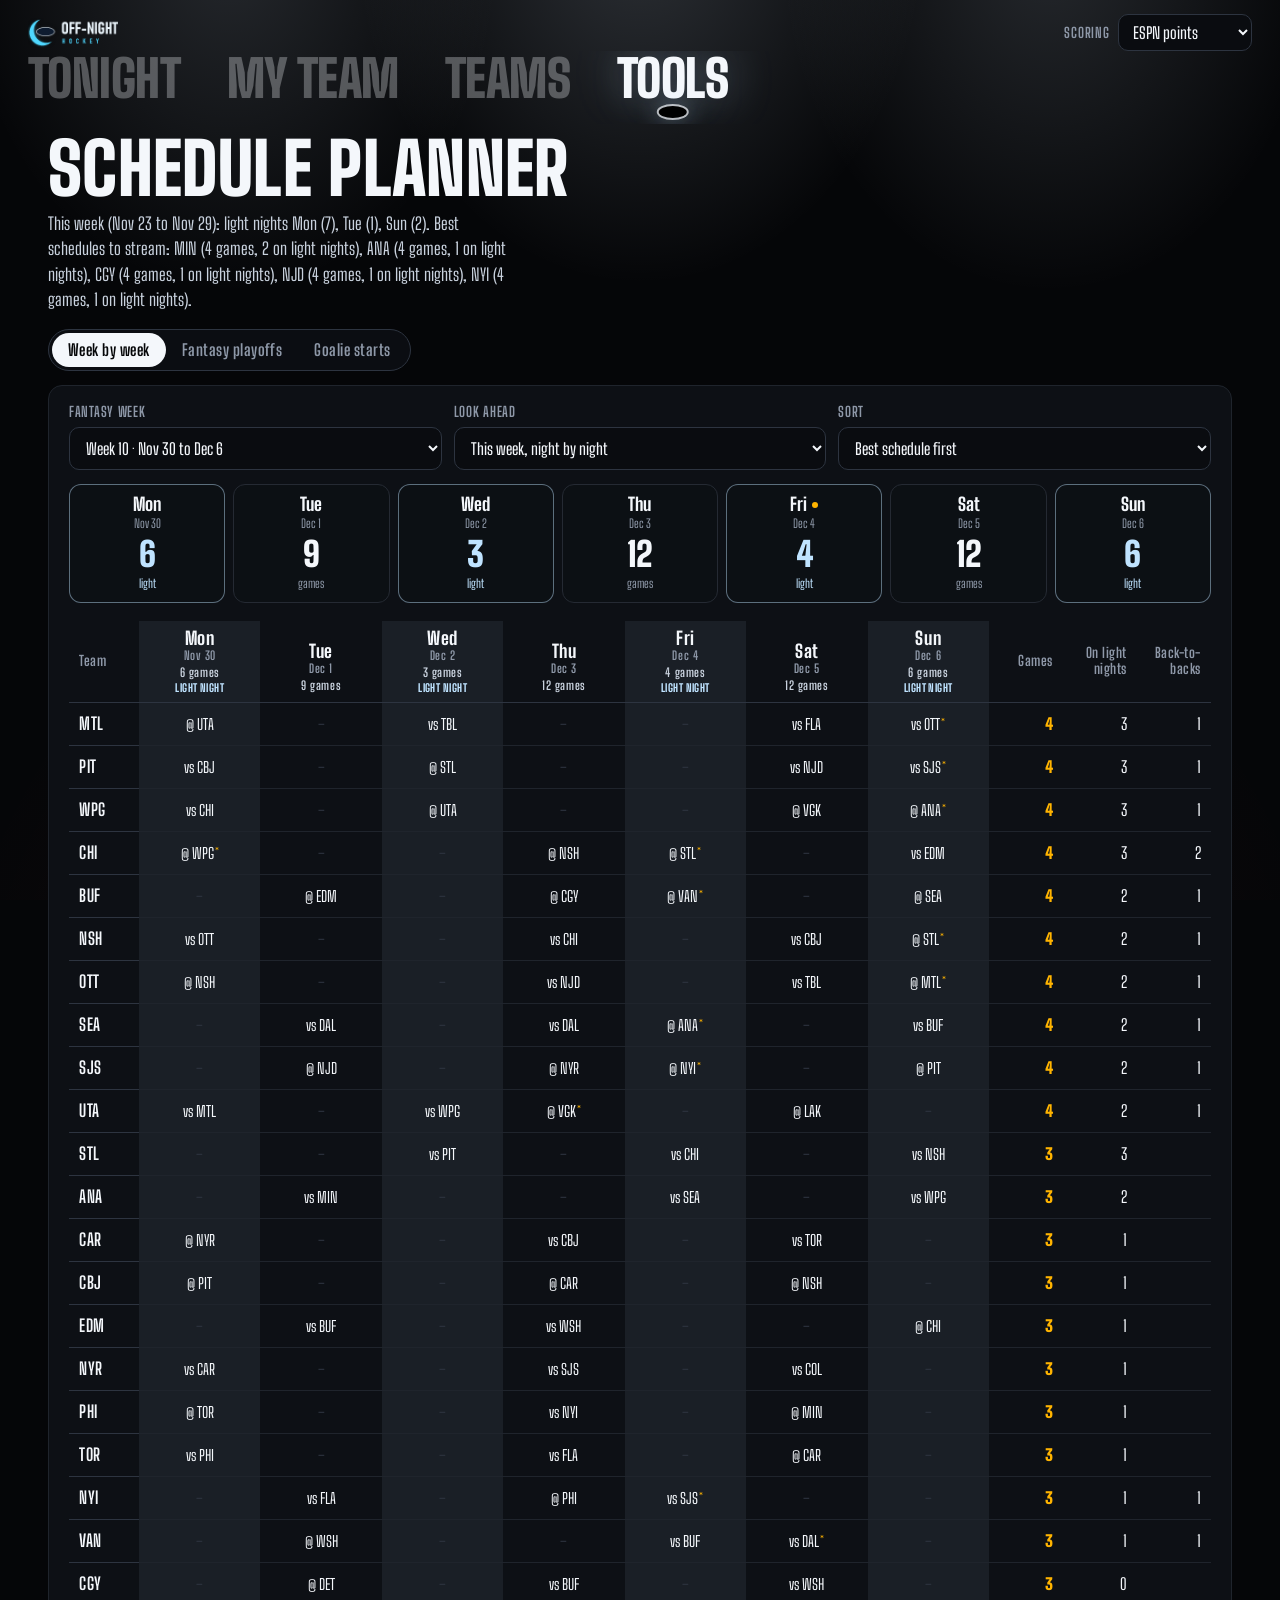
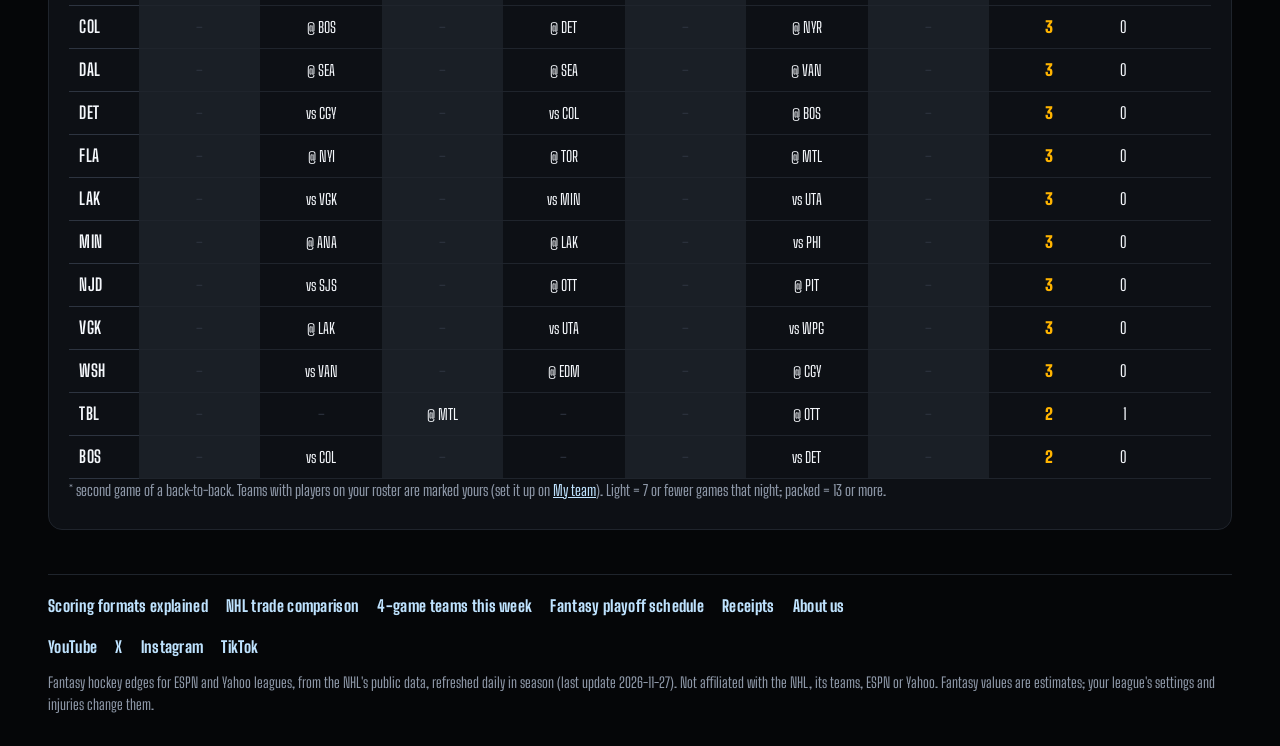
<file: schedule.html>
<!doctype html>
<html lang="en"><head><meta charset="utf-8"><meta name="viewport" content="width=device-width, initial-scale=1">
<title>NHL schedule planner 2026-27: off-nights, back-to-backs and fantasy playoff schedule | Off-Night Hockey</title><meta name="description" content="Every NHL team&#x27;s games in any fantasy week: light nights, back-to-backs, opponents, 2- and 4-week outlooks, your fantasy playoff weeks and goalie start odds.">
<meta property="og:title" content="NHL schedule planner 2026-27: off-nights, back-to-backs and fantasy playoff schedule | Off-Night Hockey"><meta property="og:description" content="Every NHL team&#x27;s games in any fantasy week: light nights, back-to-backs, opponents, 2- and 4-week outlooks, your fantasy playoff weeks and goalie start odds.">
<meta property="og:url" content="https://offnighthockey.github.io/schedule.html"><meta property="og:image" content="https://offnighthockey.github.io/og.jpg"><meta property="og:type" content="website">
<meta name="twitter:card" content="summary_large_image"><meta name="twitter:site" content="@OffNightHKY"><link rel="canonical" href="https://offnighthockey.github.io/schedule.html">
<script type="application/ld+json">{"@context": "https://schema.org", "@type": "Organization", "name": "Off-Night Hockey", "url": "https://offnighthockey.github.io/", "logo": "https://offnighthockey.github.io/logo.png", "sameAs": ["https://www.youtube.com/@OffNightHockey", "https://x.com/OffNightHKY", "https://www.instagram.com/offnighthky/", "https://www.tiktok.com/@offnighthockey00"]}</script>
<meta name="google-site-verification" content="2fv9aJlHGEzhI1LBypkRz-0BJGY0QKjJws0ZWl0tpJ4">
<link rel="icon" href="icon.png"><link rel="manifest" href="manifest.webmanifest"><meta name="theme-color" content="#0b1a2e">
<script>addEventListener('pagereveal',function(e){try{if(!e.viewTransition)return;var o=['index.html','team.html','schedule.html','waiver-wire.html','trade.html'],m={'nhl-trade.html':'trade.html','fantasy.html':'waiver-wire.html','nhl-4-game-teams-this-week.html':'schedule.html'},s=function(p){var f=p.split('/').pop()||'index.html';return o.indexOf(m[f]||f)},f=+sessionStorage.getItem('onh.from'),t=s(location.pathname);if(f>=0&&t>=0&&t<f)e.viewTransition.types.add('left')}catch(x){}})</script><script type="speculationrules">{"prerender":[{"source":"document","where":{"selector_matches":"nav a"},"eagerness":"moderate"}]}</script>
<link rel="apple-touch-icon" href="app-192.png"><meta name="apple-mobile-web-app-capable" content="yes"><link rel="preconnect" href="https://fonts.googleapis.com"><link rel="preconnect" href="https://fonts.gstatic.com" crossorigin><link rel="stylesheet" href="https://fonts.googleapis.com/css2?family=Big+Shoulders+Display:wght@700;800;900&family=Big+Shoulders+Text:wght@400;500;600;700&display=swap"><link rel="stylesheet" href="style.css?v=8016f56f">
<script src="app.js?v=7595a900" defer></script></head>
<body data-page="schedule" class="inner"><header class="ar-top"><a class="brand" href="index.html" aria-label="Off-Night Hockey home"><img src="logo.png" alt="Off-Night Hockey"></a><label class="scoring"><span>Scoring</span><select id="fmt" aria-label="Your league&#39;s scoring"></select></label></header>
<nav class="ar-words" aria-label="Sections"><a href="index.html#tonight" data-go="0">Tonight</a><a href="index.html#mine" data-go="1">My team</a><a href="index.html#teams" data-go="2">Teams</a><a href="index.html#tools" data-go="3" aria-current=page>Tools</a><i class="ar-puck" aria-hidden="true"></i></nav>
<div class="wrap"><main>
<div class="pagehead"><div><h1>Schedule planner</h1><p class="sub">This week (Nov 23 to Nov 29): light nights Mon (7), Tue (1), Sun (2). Best schedules to stream: MIN (4 games, 2 on light nights), ANA (4 games, 1 on light nights), CGY (4 games, 1 on light nights), NJD (4 games, 1 on light nights), NYI (4 games, 1 on light nights).</p></div></div>
<div class="seg tabs-row" role="tablist" aria-label="Planner views"><button type="button" role="tab" data-tab="week" aria-selected="true">Week by week</button>
<button type="button" role="tab" data-tab="playoffs" aria-selected="false">Fantasy playoffs</button><button type="button" role="tab" data-tab="goalies" aria-selected="false">Goalie starts</button></div>
<section class="panel" id="tab-week" role="tabpanel"><div class="controls"><div><label for="wk">Fantasy week</label><select id="wk"></select></div>
<div><label for="span">Look ahead</label><select id="span"><option value="1">This week, night by night</option><option value="2">2 weeks</option><option value="4">4 weeks (roster holds)</option></select></div>
<div><label for="sort">Sort</label><select id="sort"><option value="best">Best schedule first</option><option value="worst">Worst schedule first</option><option value="az">Team A to Z</option></select></div></div>
<div id="nights"></div><div id="grid"><p class="muted">Loading the schedule...</p></div>
<p class="note">* second game of a back-to-back. Teams with players on your roster are marked yours (set it up on <a href="team.html">My team</a>). Light = 7 or fewer games that night; packed = 13 or more.</p></section>
<section class="panel" id="tab-playoffs" role="tabpanel" hidden><h2>Fantasy playoff schedule</h2><p class="muted small">Set your league's playoff weeks (the default is the last three weeks of the season). Your choice is saved in this browser.</p>
<div class="controls"><div><label for="po-from">First playoff week</label><select id="po-from"></select></div><div><label for="po-to">Last playoff week</label><select id="po-to"></select></div></div>
<div id="playoffs"><p class="small muted">Mar 22 to Apr 11, ranked by games, then light-night games, then fewest back-to-backs.</p>
<div class="scroll"><table><thead><tr><th>#</th><th>Team</th><th class=num>Games</th><th class=num>Light-night games</th><th class=num>Back-to-backs</th></tr></thead><tbody><tr><td>1</td><td><strong>WSH</strong></td><td class=num>11</td><td class=num>4</td><td class=num>2</td></tr><tr><td>2</td><td><strong>DET</strong></td><td class=num>10</td><td class=num>5</td><td class=num>3</td></tr><tr><td>3</td><td><strong>MIN</strong></td><td class=num>10</td><td class=num>4</td><td class=num>0</td></tr><tr><td>4</td><td><strong>MTL</strong></td><td class=num>10</td><td class=num>4</td><td class=num>1</td></tr><tr><td>5</td><td><strong>BOS</strong></td><td class=num>10</td><td class=num>4</td><td class=num>2</td></tr><tr><td>6</td><td><strong>CAR</strong></td><td class=num>10</td><td class=num>4</td><td class=num>2</td></tr><tr><td>7</td><td><strong>DAL</strong></td><td class=num>10</td><td class=num>4</td><td class=num>2</td></tr><tr><td>8</td><td><strong>COL</strong></td><td class=num>10</td><td class=num>3</td><td class=num>1</td></tr><tr><td>9</td><td><strong>LAK</strong></td><td class=num>10</td><td class=num>3</td><td class=num>1</td></tr><tr><td>10</td><td><strong>NJD</strong></td><td class=num>10</td><td class=num>3</td><td class=num>1</td></tr><tr><td>11</td><td><strong>PIT</strong></td><td class=num>10</td><td class=num>3</td><td class=num>2</td></tr><tr><td>12</td><td><strong>CHI</strong></td><td class=num>10</td><td class=num>2</td><td class=num>1</td></tr><tr><td>13</td><td><strong>FLA</strong></td><td class=num>10</td><td class=num>2</td><td class=num>2</td></tr><tr><td>14</td><td><strong>SEA</strong></td><td class=num>10</td><td class=num>2</td><td class=num>2</td></tr><tr><td>15</td><td><strong>STL</strong></td><td class=num>10</td><td class=num>2</td><td class=num>2</td></tr><tr><td>16</td><td><strong>TBL</strong></td><td class=num>10</td><td class=num>1</td><td class=num>1</td></tr><tr><td>17</td><td><strong>SJS</strong></td><td class=num>9</td><td class=num>6</td><td class=num>1</td></tr><tr><td>18</td><td><strong>EDM</strong></td><td class=num>9</td><td class=num>4</td><td class=num>1</td></tr><tr><td>19</td><td><strong>UTA</strong></td><td class=num>9</td><td class=num>4</td><td class=num>1</td></tr><tr><td>20</td><td><strong>WPG</strong></td><td class=num>9</td><td class=num>4</td><td class=num>1</td></tr><tr><td>21</td><td><strong>OTT</strong></td><td class=num>9</td><td class=num>4</td><td class=num>2</td></tr><tr><td>22</td><td><strong>BUF</strong></td><td class=num>9</td><td class=num>3</td><td class=num>0</td></tr><tr><td>23</td><td><strong>TOR</strong></td><td class=num>9</td><td class=num>3</td><td class=num>1</td></tr><tr><td>24</td><td><strong>VAN</strong></td><td class=num>9</td><td class=num>3</td><td class=num>1</td></tr><tr><td>25</td><td><strong>ANA</strong></td><td class=num>9</td><td class=num>2</td><td class=num>1</td></tr><tr><td>26</td><td><strong>NYI</strong></td><td class=num>9</td><td class=num>2</td><td class=num>1</td></tr><tr><td>27</td><td><strong>VGK</strong></td><td class=num>9</td><td class=num>2</td><td class=num>1</td></tr><tr><td>28</td><td><strong>CBJ</strong></td><td class=num>9</td><td class=num>1</td><td class=num>0</td></tr><tr><td>29</td><td><strong>CGY</strong></td><td class=num>9</td><td class=num>1</td><td class=num>0</td></tr><tr><td>30</td><td><strong>PHI</strong></td><td class=num>9</td><td class=num>1</td><td class=num>0</td></tr><tr><td>31</td><td><strong>NSH</strong></td><td class=num>9</td><td class=num>1</td><td class=num>1</td></tr><tr><td>32</td><td><strong>NYR</strong></td><td class=num>8</td><td class=num>1</td><td class=num>0</td></tr></tbody></table></div></div></section>
<section class="panel" id="tab-goalies" role="tabpanel" hidden><h2>Goalie start odds</h2><p class="muted small"><span id="goalie-week">This week</span>. Expected starts = each goalie's share of his team's starts this season times his team's games.
On a back-to-back the backup usually takes one of the two, so a starter with B2Bs often gets one fewer.</p>
<div id="goalies"></div></section>
</main><footer class="site"><p class="foot-links"><a href="fantasy.html">Scoring formats explained</a><a href="nhl-trade.html">NHL trade comparison</a><a href="nhl-4-game-teams-this-week.html">4-game teams this week</a><a href="schedule.html">Fantasy playoff schedule</a><a href="receipts.html">Receipts</a><a href="about.html">About us</a></p><p class="social"><a href="https://www.youtube.com/@OffNightHockey" rel="me noopener" target="_blank">YouTube</a><a href="https://x.com/OffNightHKY" rel="me noopener" target="_blank">X</a><a href="https://www.instagram.com/offnighthky/" rel="me noopener" target="_blank">Instagram</a><a href="https://www.tiktok.com/@offnighthockey00" rel="me noopener" target="_blank">TikTok</a></p><p>Fantasy hockey edges for ESPN and Yahoo leagues, from the NHL's public data, refreshed daily in season (last update <span id="updated">this week</span>). Not affiliated with the NHL, its teams, ESPN or Yahoo. Fantasy values are estimates; your league's settings and injuries change them.</p></footer></div>
<div class="vt-rider" aria-hidden="true"><svg viewBox="0 0 150 110"><line x1="-70" y1="-90" x2="86" y2="90" stroke="#9fb3c6" stroke-width="8" stroke-linecap="round"/><line x1="-70" y1="-90" x2="-40" y2="-55" stroke="#1c2b3d" stroke-width="9" stroke-linecap="round"/><path d="M80 86 L116 86 Q121 86 121 81 L121 79 Q110 82 84 80 Z" fill="#eaf4fb"/><path d="M92 81 L92 86 M100 81 L100 86 M108 81 L108 86" stroke="#4fd8ff" stroke-width="2"/><ellipse cx="136" cy="86" rx="15" ry="6.5" fill="#05080d" stroke="rgba(234,244,251,.55)" stroke-width="1.2"/><ellipse cx="136" cy="83.5" rx="15" ry="5.5" fill="#121a24"/></svg></div></body></html>
</file>
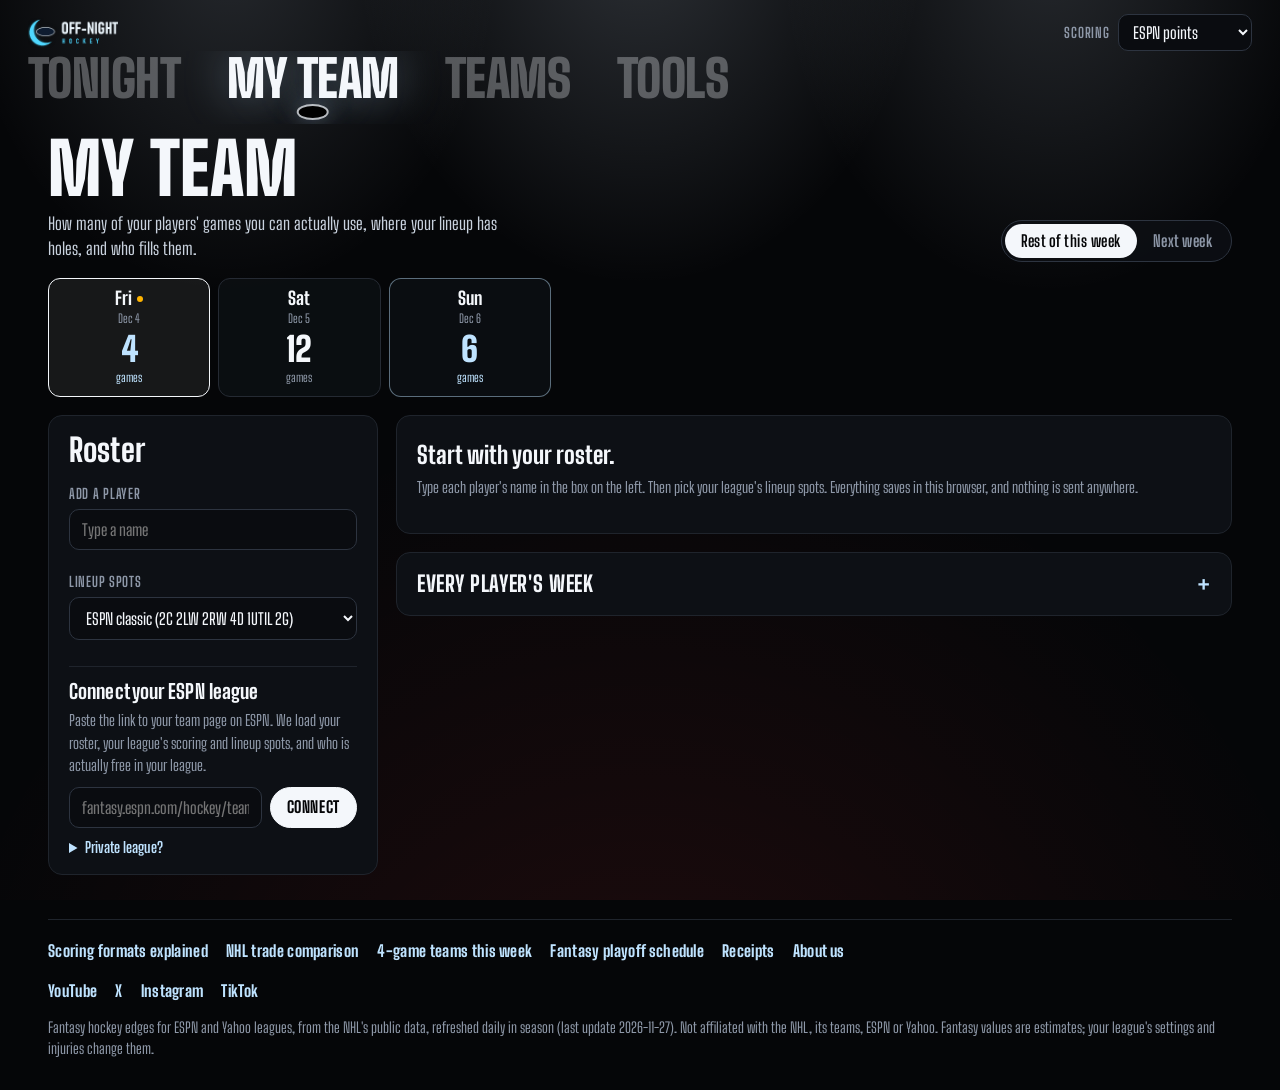
<file: team.html>
<!doctype html>
<html lang="en"><head><meta charset="utf-8"><meta name="viewport" content="width=device-width, initial-scale=1">
<title>My team: usable games, open lineup spots and best adds | Off-Night Hockey</title><meta name="description" content="Add your fantasy hockey roster and see how many of your players&#x27; games you can use, the nights your lineup has open spots, and the best adds to fill them.">
<meta property="og:title" content="My team: usable games, open lineup spots and best adds | Off-Night Hockey"><meta property="og:description" content="Add your fantasy hockey roster and see how many of your players&#x27; games you can use, the nights your lineup has open spots, and the best adds to fill them.">
<meta property="og:url" content="https://offnighthockey.github.io/team.html"><meta property="og:image" content="https://offnighthockey.github.io/og.jpg"><meta property="og:type" content="website">
<meta name="twitter:card" content="summary_large_image"><meta name="twitter:site" content="@OffNightHKY"><link rel="canonical" href="https://offnighthockey.github.io/team.html">
<script type="application/ld+json">{"@context": "https://schema.org", "@type": "Organization", "name": "Off-Night Hockey", "url": "https://offnighthockey.github.io/", "logo": "https://offnighthockey.github.io/logo.png", "sameAs": ["https://www.youtube.com/@OffNightHockey", "https://x.com/OffNightHKY", "https://www.instagram.com/offnighthky/", "https://www.tiktok.com/@offnighthockey00"]}</script>
<meta name="google-site-verification" content="2fv9aJlHGEzhI1LBypkRz-0BJGY0QKjJws0ZWl0tpJ4">
<link rel="icon" href="icon.png"><link rel="manifest" href="manifest.webmanifest"><meta name="theme-color" content="#0b1a2e">
<script>addEventListener('pagereveal',function(e){try{if(!e.viewTransition)return;var o=['index.html','team.html','schedule.html','waiver-wire.html','trade.html'],m={'nhl-trade.html':'trade.html','fantasy.html':'waiver-wire.html','nhl-4-game-teams-this-week.html':'schedule.html'},s=function(p){var f=p.split('/').pop()||'index.html';return o.indexOf(m[f]||f)},f=+sessionStorage.getItem('onh.from'),t=s(location.pathname);if(f>=0&&t>=0&&t<f)e.viewTransition.types.add('left')}catch(x){}})</script><script type="speculationrules">{"prerender":[{"source":"document","where":{"selector_matches":"nav a"},"eagerness":"moderate"}]}</script>
<link rel="apple-touch-icon" href="app-192.png"><meta name="apple-mobile-web-app-capable" content="yes"><link rel="preconnect" href="https://fonts.googleapis.com"><link rel="preconnect" href="https://fonts.gstatic.com" crossorigin><link rel="stylesheet" href="https://fonts.googleapis.com/css2?family=Big+Shoulders+Display:wght@700;800;900&family=Big+Shoulders+Text:wght@400;500;600;700&display=swap"><link rel="stylesheet" href="style.css?v=8016f56f">
<script src="app.js?v=7595a900" defer></script></head>
<body data-page="team" class="inner"><header class="ar-top"><a class="brand" href="index.html" aria-label="Off-Night Hockey home"><img src="logo.png" alt="Off-Night Hockey"></a><label class="scoring"><span>Scoring</span><select id="fmt" aria-label="Your league&#39;s scoring"></select></label></header>
<nav class="ar-words" aria-label="Sections"><a href="index.html#tonight" data-go="0">Tonight</a><a href="index.html#mine" data-go="1" aria-current=page>My team</a><a href="index.html#teams" data-go="2">Teams</a><a href="index.html#tools" data-go="3">Tools</a><i class="ar-puck" aria-hidden="true"></i></nav>
<div class="wrap"><main>
<div class="pagehead"><div><h1>My team</h1><p class="sub">How many of your players' games you can actually use, where your lineup has holes, and who fills them.</p></div>
<div class="seg" role="group" aria-label="Week"><button type="button" data-wk="rest" aria-pressed="true">Rest of this week</button><button type="button" data-wk="next" aria-pressed="false">Next week</button></div></div>
<div class="board" id="board" role="group" aria-label="Open lineup spots by night"></div>
<div class="split team">
<aside class="panel" id="roster-panel"><div class="panel-head"><h2>Roster</h2><span class="note" id="roster-count"></span></div>
<label for="add-mine">Add a player</label><input id="add-mine" placeholder="Type a name" autocomplete="off">
<ul class="roster" id="roster"></ul>
<label for="slots">Lineup spots</label><select id="slots"></select><div class="slotedit" id="slot-edit" hidden></div>
<div class="connect" id="connect"></div></aside>
<div class="stack">
<section class="panel" id="summary"><p class="note">Loading...</p></section>
<section class="moves" id="moves"></section>
<section class="panel sweepable" id="night-detail" aria-live="polite"></section>
<section class="panel" id="adds"></section>
<details class="panel fold"><summary>Every player's week</summary><div id="mine"></div></details>
</div></div>
</main><footer class="site"><p class="foot-links"><a href="fantasy.html">Scoring formats explained</a><a href="nhl-trade.html">NHL trade comparison</a><a href="nhl-4-game-teams-this-week.html">4-game teams this week</a><a href="schedule.html">Fantasy playoff schedule</a><a href="receipts.html">Receipts</a><a href="about.html">About us</a></p><p class="social"><a href="https://www.youtube.com/@OffNightHockey" rel="me noopener" target="_blank">YouTube</a><a href="https://x.com/OffNightHKY" rel="me noopener" target="_blank">X</a><a href="https://www.instagram.com/offnighthky/" rel="me noopener" target="_blank">Instagram</a><a href="https://www.tiktok.com/@offnighthockey00" rel="me noopener" target="_blank">TikTok</a></p><p>Fantasy hockey edges for ESPN and Yahoo leagues, from the NHL's public data, refreshed daily in season (last update <span id="updated">this week</span>). Not affiliated with the NHL, its teams, ESPN or Yahoo. Fantasy values are estimates; your league's settings and injuries change them.</p></footer></div>
<div class="vt-rider" aria-hidden="true"><svg viewBox="0 0 150 110"><line x1="-70" y1="-90" x2="86" y2="90" stroke="#9fb3c6" stroke-width="8" stroke-linecap="round"/><line x1="-70" y1="-90" x2="-40" y2="-55" stroke="#1c2b3d" stroke-width="9" stroke-linecap="round"/><path d="M80 86 L116 86 Q121 86 121 81 L121 79 Q110 82 84 80 Z" fill="#eaf4fb"/><path d="M92 81 L92 86 M100 81 L100 86 M108 81 L108 86" stroke="#4fd8ff" stroke-width="2"/><ellipse cx="136" cy="86" rx="15" ry="6.5" fill="#05080d" stroke="rgba(234,244,251,.55)" stroke-width="1.2"/><ellipse cx="136" cy="83.5" rx="15" ry="5.5" fill="#121a24"/></svg></div></body></html>
</file>
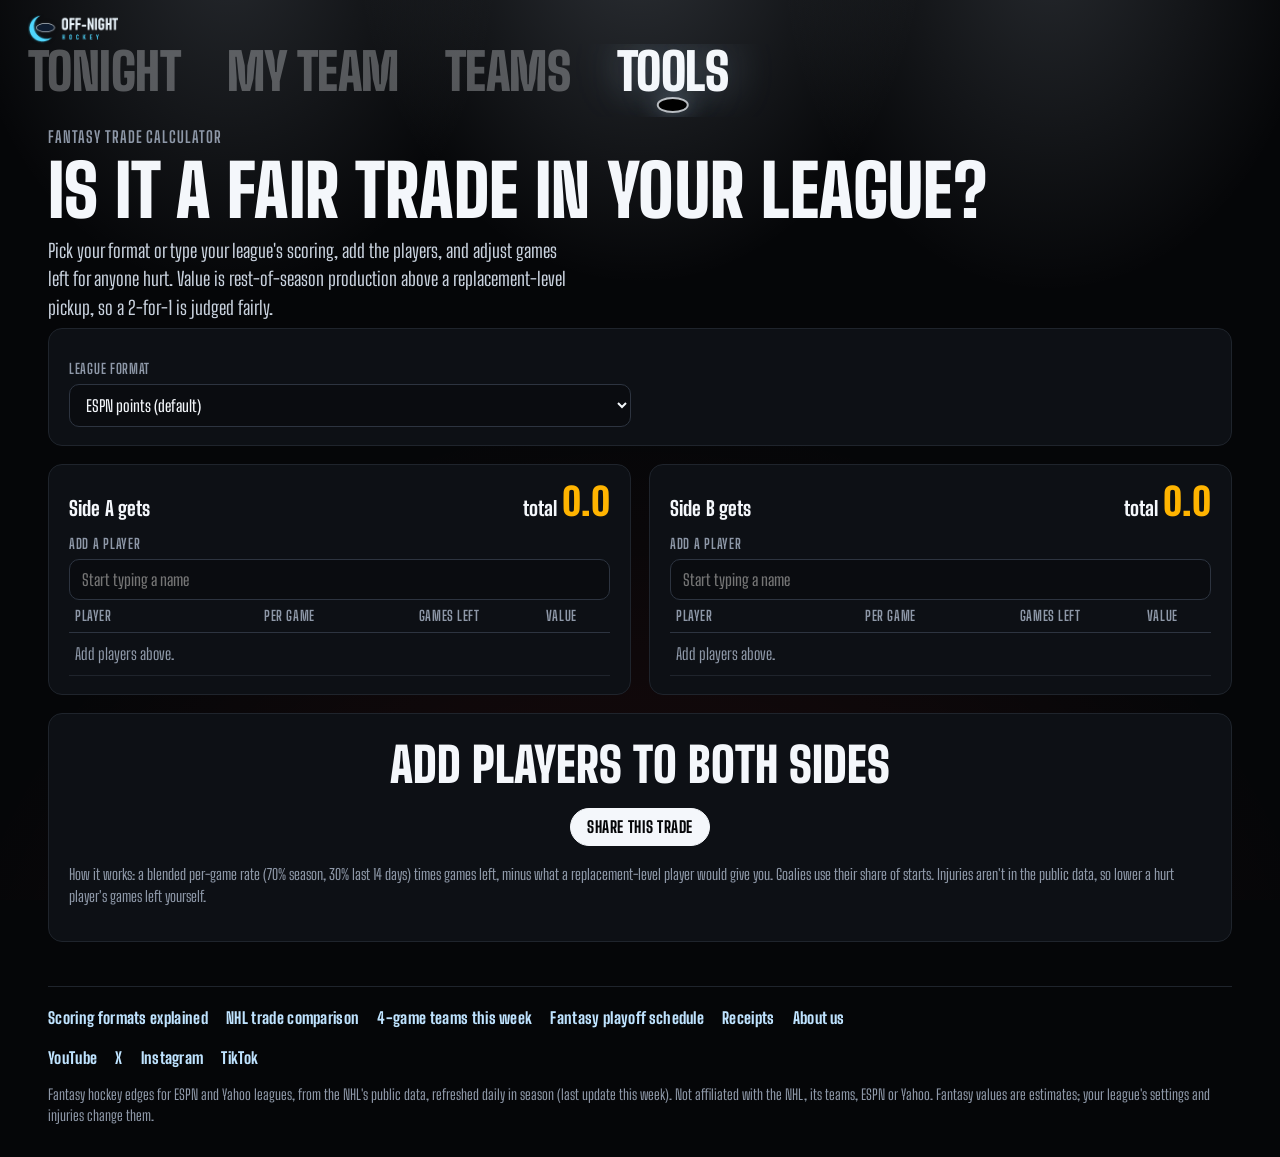
<file: trade.html>
<!doctype html>
<html lang="en"><head><meta charset="utf-8"><meta name="viewport" content="width=device-width, initial-scale=1">
<title>Fantasy hockey trade calculator for your league&#x27;s scoring | Off-Night Hockey</title><meta name="description" content="Free fantasy hockey trade calculator: ESPN points, Yahoo points, categories, roto or your own scoring. Judges 2-for-1 trades fairly.">
<meta property="og:title" content="Fantasy hockey trade calculator for your league&#x27;s scoring | Off-Night Hockey"><meta property="og:description" content="Free fantasy hockey trade calculator: ESPN points, Yahoo points, categories, roto or your own scoring. Judges 2-for-1 trades fairly.">
<meta property="og:url" content="https://offnighthockey.github.io/trade.html"><meta property="og:image" content="https://offnighthockey.github.io/og.jpg"><meta property="og:type" content="website">
<meta name="twitter:card" content="summary_large_image"><meta name="twitter:site" content="@OffNightHKY"><link rel="canonical" href="https://offnighthockey.github.io/trade.html">
<script type="application/ld+json">{"@context": "https://schema.org", "@type": "Organization", "name": "Off-Night Hockey", "url": "https://offnighthockey.github.io/", "logo": "https://offnighthockey.github.io/logo.png", "sameAs": ["https://www.youtube.com/@OffNightHockey", "https://x.com/OffNightHKY", "https://www.instagram.com/offnighthky/", "https://www.tiktok.com/@offnighthockey00"]}</script>
<meta name="google-site-verification" content="2fv9aJlHGEzhI1LBypkRz-0BJGY0QKjJws0ZWl0tpJ4">
<link rel="icon" href="icon.png"><link rel="manifest" href="manifest.webmanifest"><meta name="theme-color" content="#0b1a2e">
<script>addEventListener('pagereveal',function(e){try{if(!e.viewTransition)return;var o=['index.html','team.html','schedule.html','waiver-wire.html','trade.html'],m={'nhl-trade.html':'trade.html','fantasy.html':'waiver-wire.html','nhl-4-game-teams-this-week.html':'schedule.html'},s=function(p){var f=p.split('/').pop()||'index.html';return o.indexOf(m[f]||f)},f=+sessionStorage.getItem('onh.from'),t=s(location.pathname);if(f>=0&&t>=0&&t<f)e.viewTransition.types.add('left')}catch(x){}})</script><script type="speculationrules">{"prerender":[{"source":"document","where":{"selector_matches":"nav a"},"eagerness":"moderate"}]}</script>
<link rel="apple-touch-icon" href="app-192.png"><meta name="apple-mobile-web-app-capable" content="yes"><link rel="preconnect" href="https://fonts.googleapis.com"><link rel="preconnect" href="https://fonts.gstatic.com" crossorigin><link rel="stylesheet" href="https://fonts.googleapis.com/css2?family=Big+Shoulders+Display:wght@700;800;900&family=Big+Shoulders+Text:wght@400;500;600;700&display=swap"><link rel="stylesheet" href="style.css?v=8016f56f">
<script src="app.js?v=7595a900" defer></script></head>
<body data-page="fantasy-trade" class="inner"><header class="ar-top"><a class="brand" href="index.html" aria-label="Off-Night Hockey home"><img src="logo.png" alt="Off-Night Hockey"></a></header>
<nav class="ar-words" aria-label="Sections"><a href="index.html#tonight" data-go="0">Tonight</a><a href="index.html#mine" data-go="1">My team</a><a href="index.html#teams" data-go="2">Teams</a><a href="index.html#tools" data-go="3" aria-current=page>Tools</a><i class="ar-puck" aria-hidden="true"></i></nav>
<div class="wrap"><main>
<section class="hero"><p class="kicker">Fantasy trade calculator</p><h1>Is it a fair trade in your league?</h1>
<p class="lede">Pick your format or type your league's scoring, add the players, and adjust games left for anyone hurt. Value is rest-of-season production above a replacement-level pickup, so a 2-for-1 is judged fairly.</p></section>
<section class="panel"><div class="grid2"><div><label for="format">League format</label><select id="format"></select></div>
<p class="muted small" id="unit-note"></p></div>
<div id="custom" hidden><p class="kicker">Your league's points per stat</p><div class="weights" id="weights"></div></div></section>
<div class="grid2"><section class="panel side"><h3>Side A gets <span>total <span class="led total" id="total-a">0</span></span></h3>
<label for="add-a">Add a player</label><input id="add-a" placeholder="Start typing a name" autocomplete="off">
<div class="scroll"><table><thead><tr><th>Player</th><th class="num">Per game</th><th class="num">Games left</th><th class="num">Value</th><th><span class="muted small" aria-label="Remove"></span></th></tr></thead><tbody id="list-a"></tbody></table></div></section><section class="panel side"><h3>Side B gets <span>total <span class="led total" id="total-b">0</span></span></h3>
<label for="add-b">Add a player</label><input id="add-b" placeholder="Start typing a name" autocomplete="off">
<div class="scroll"><table><thead><tr><th>Player</th><th class="num">Per game</th><th class="num">Games left</th><th class="num">Value</th><th><span class="muted small" aria-label="Remove"></span></th></tr></thead><tbody id="list-b"></tbody></table></div></section></div>
<section class="panel"><p class="verdict" id="verdict" aria-live="polite">Add players to both sides</p>
<p style="text-align:center"><button class="btn primary" id="share" type="button">Share this trade</button> <span id="share-status" class="small muted" aria-live="polite"></span></p>
<p class="muted small">How it works: a blended per-game rate (70% season, 30% last 14 days) times games left, minus what a replacement-level player would give you. Goalies use their share of starts. Injuries aren't in the public data, so lower a hurt player's games left yourself.</p></section>
</main><footer class="site"><p class="foot-links"><a href="fantasy.html">Scoring formats explained</a><a href="nhl-trade.html">NHL trade comparison</a><a href="nhl-4-game-teams-this-week.html">4-game teams this week</a><a href="schedule.html">Fantasy playoff schedule</a><a href="receipts.html">Receipts</a><a href="about.html">About us</a></p><p class="social"><a href="https://www.youtube.com/@OffNightHockey" rel="me noopener" target="_blank">YouTube</a><a href="https://x.com/OffNightHKY" rel="me noopener" target="_blank">X</a><a href="https://www.instagram.com/offnighthky/" rel="me noopener" target="_blank">Instagram</a><a href="https://www.tiktok.com/@offnighthockey00" rel="me noopener" target="_blank">TikTok</a></p><p>Fantasy hockey edges for ESPN and Yahoo leagues, from the NHL's public data, refreshed daily in season (last update <span id="updated">this week</span>). Not affiliated with the NHL, its teams, ESPN or Yahoo. Fantasy values are estimates; your league's settings and injuries change them.</p></footer></div>
<div class="vt-rider" aria-hidden="true"><svg viewBox="0 0 150 110"><line x1="-70" y1="-90" x2="86" y2="90" stroke="#9fb3c6" stroke-width="8" stroke-linecap="round"/><line x1="-70" y1="-90" x2="-40" y2="-55" stroke="#1c2b3d" stroke-width="9" stroke-linecap="round"/><path d="M80 86 L116 86 Q121 86 121 81 L121 79 Q110 82 84 80 Z" fill="#eaf4fb"/><path d="M92 81 L92 86 M100 81 L100 86 M108 81 L108 86" stroke="#4fd8ff" stroke-width="2"/><ellipse cx="136" cy="86" rx="15" ry="6.5" fill="#05080d" stroke="rgba(234,244,251,.55)" stroke-width="1.2"/><ellipse cx="136" cy="83.5" rx="15" ry="5.5" fill="#121a24"/></svg></div></body></html>
</file>
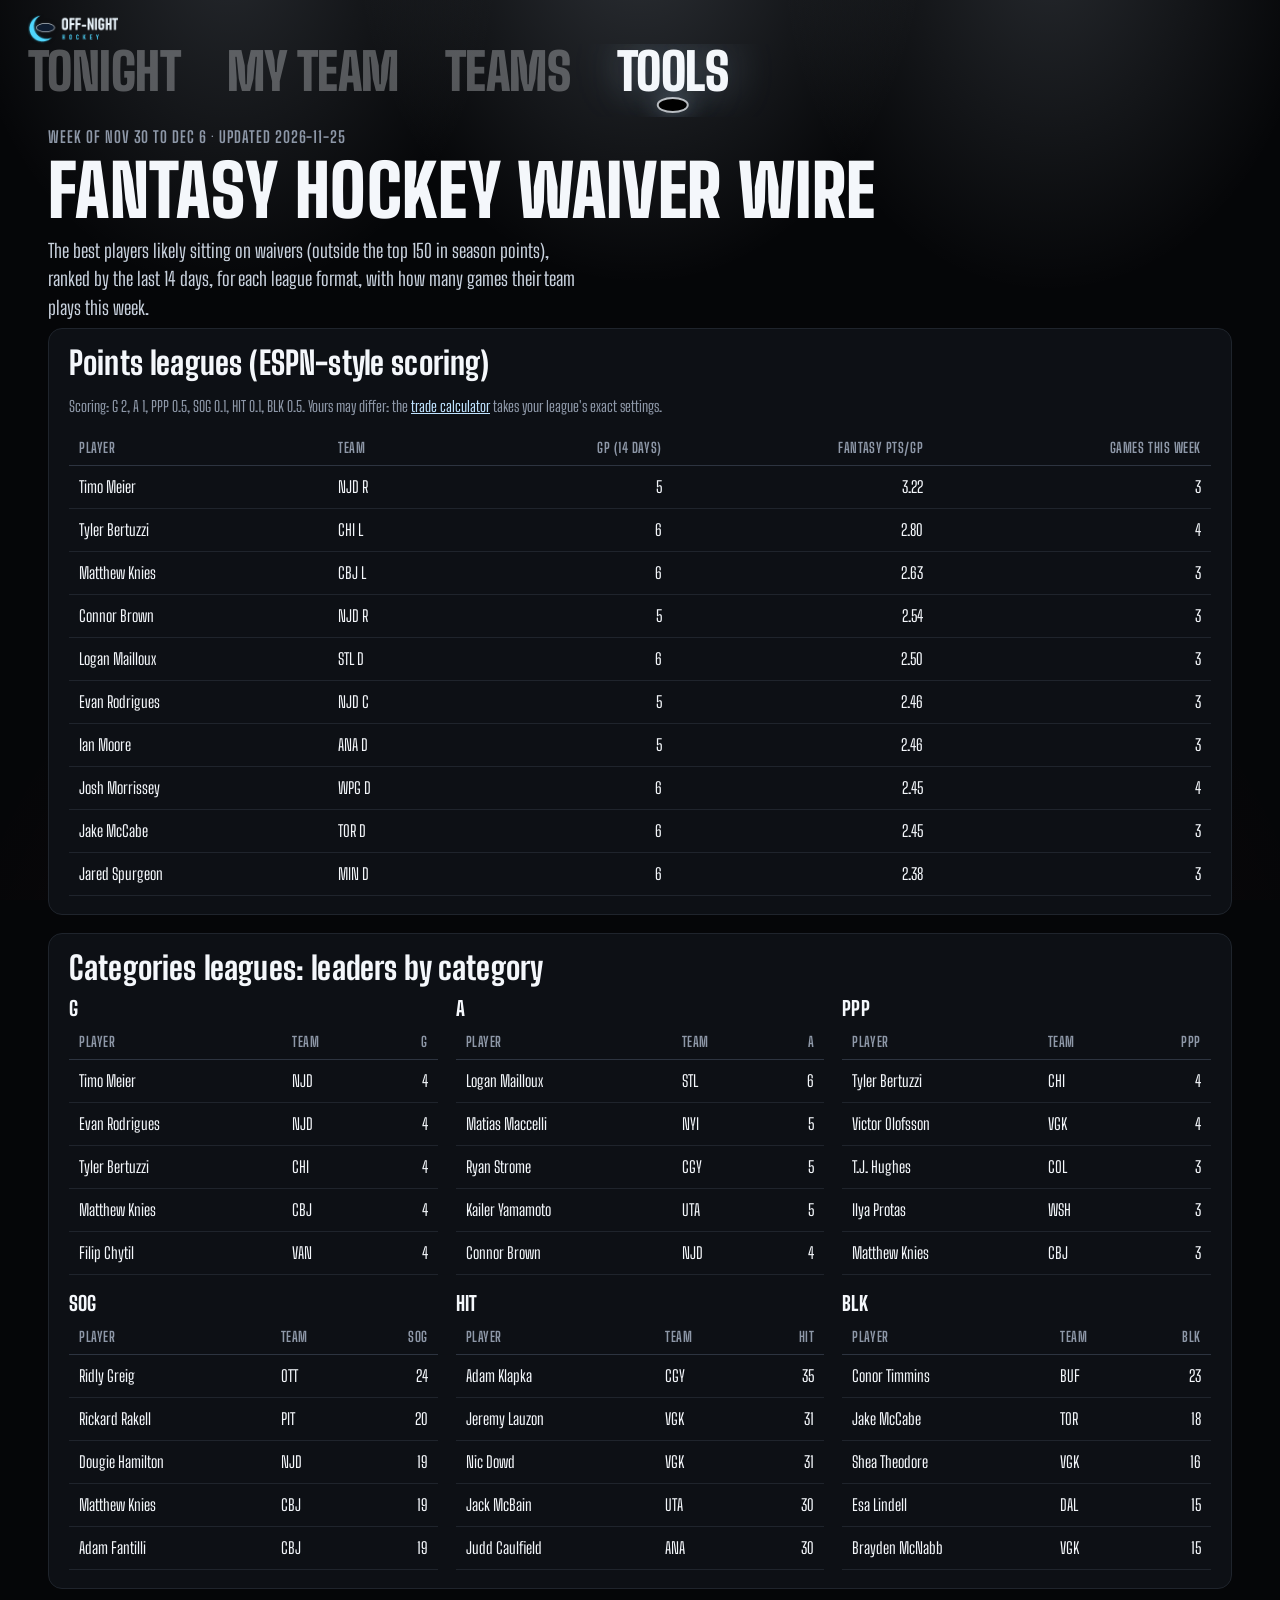
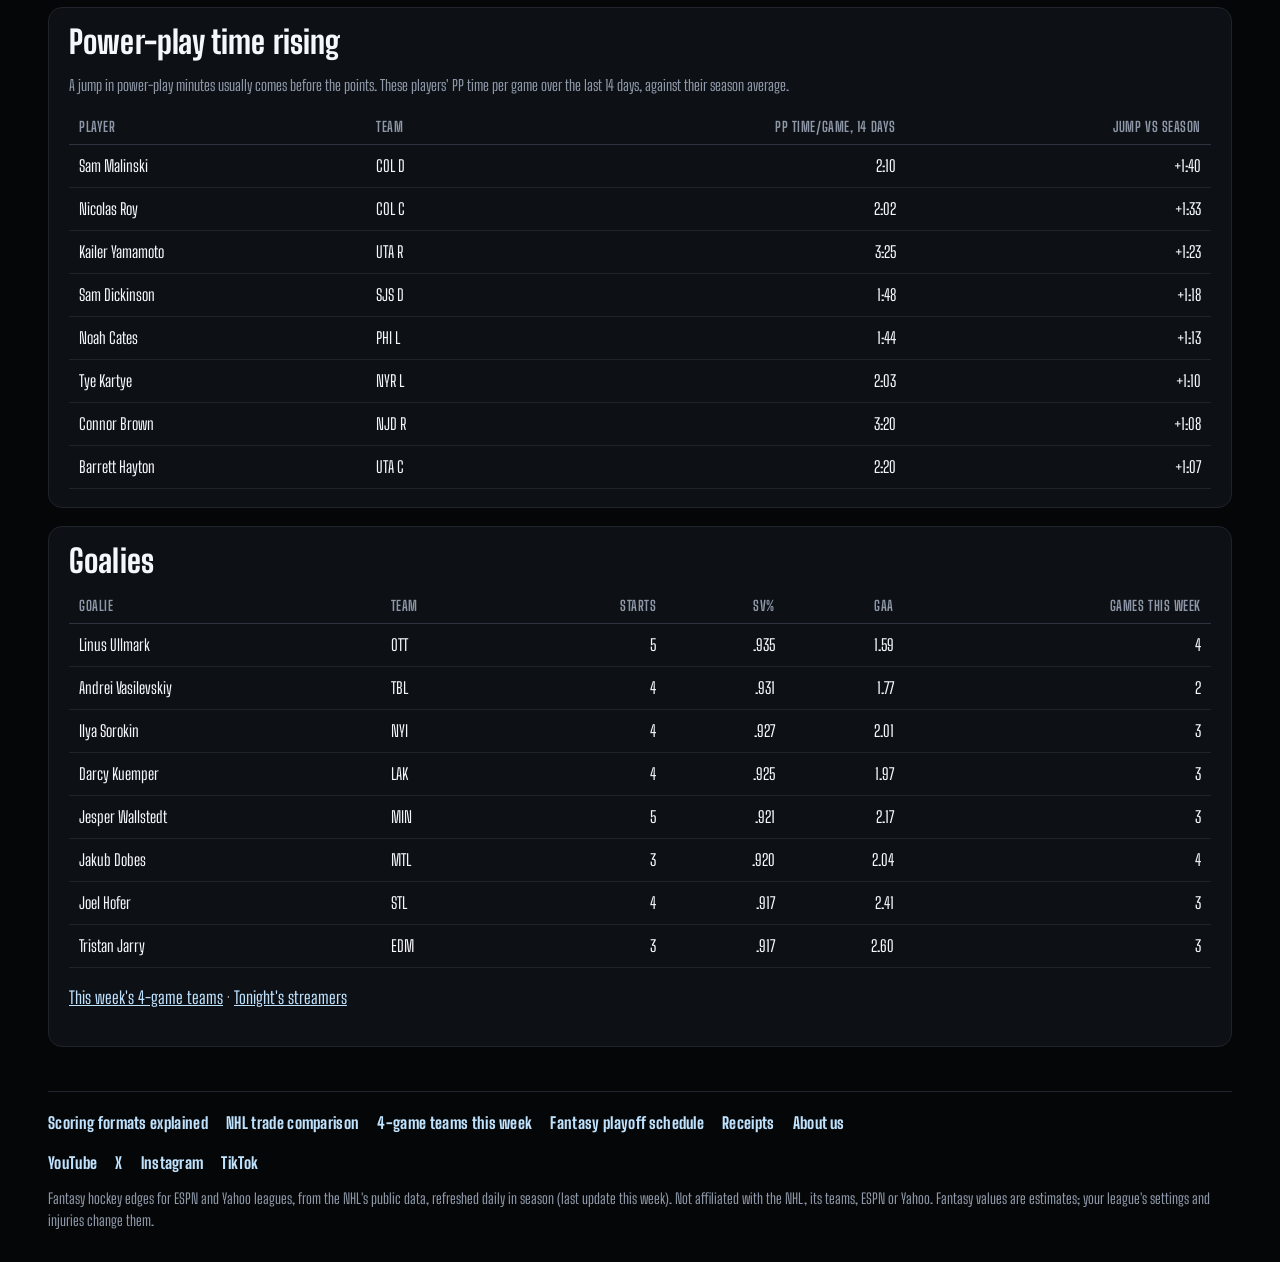
<file: waiver-wire.html>
<!doctype html>
<html lang="en"><head><meta charset="utf-8"><meta name="viewport" content="width=device-width, initial-scale=1">
<title>Fantasy hockey waiver wire, week of Nov 30: pickups for ESPN, Yahoo and categories leagues | Off-Night Hockey</title><meta name="description" content="This week&#x27;s best fantasy hockey waiver pickups by format, power-play risers and goalie streams, with games this week (Nov 30 to Dec 6).">
<meta property="og:title" content="Fantasy hockey waiver wire, week of Nov 30: pickups for ESPN, Yahoo and categories leagues | Off-Night Hockey"><meta property="og:description" content="This week&#x27;s best fantasy hockey waiver pickups by format, power-play risers and goalie streams, with games this week (Nov 30 to Dec 6).">
<meta property="og:url" content="https://offnighthockey.github.io/waiver-wire.html"><meta property="og:image" content="https://offnighthockey.github.io/og.jpg"><meta property="og:type" content="website">
<meta name="twitter:card" content="summary_large_image"><meta name="twitter:site" content="@OffNightHKY"><link rel="canonical" href="https://offnighthockey.github.io/waiver-wire.html">
<script type="application/ld+json">{"@context": "https://schema.org", "@type": "Organization", "name": "Off-Night Hockey", "url": "https://offnighthockey.github.io/", "logo": "https://offnighthockey.github.io/logo.png", "sameAs": ["https://www.youtube.com/@OffNightHockey", "https://x.com/OffNightHKY", "https://www.instagram.com/offnighthky/", "https://www.tiktok.com/@offnighthockey00"]}</script>
<meta name="google-site-verification" content="2fv9aJlHGEzhI1LBypkRz-0BJGY0QKjJws0ZWl0tpJ4">
<link rel="icon" href="icon.png"><link rel="manifest" href="manifest.webmanifest"><meta name="theme-color" content="#0b1a2e">
<script>addEventListener('pagereveal',function(e){try{if(!e.viewTransition)return;var o=['index.html','team.html','schedule.html','waiver-wire.html','trade.html'],m={'nhl-trade.html':'trade.html','fantasy.html':'waiver-wire.html','nhl-4-game-teams-this-week.html':'schedule.html'},s=function(p){var f=p.split('/').pop()||'index.html';return o.indexOf(m[f]||f)},f=+sessionStorage.getItem('onh.from'),t=s(location.pathname);if(f>=0&&t>=0&&t<f)e.viewTransition.types.add('left')}catch(x){}})</script><script type="speculationrules">{"prerender":[{"source":"document","where":{"selector_matches":"nav a"},"eagerness":"moderate"}]}</script>
<link rel="apple-touch-icon" href="app-192.png"><meta name="apple-mobile-web-app-capable" content="yes"><link rel="preconnect" href="https://fonts.googleapis.com"><link rel="preconnect" href="https://fonts.gstatic.com" crossorigin><link rel="stylesheet" href="https://fonts.googleapis.com/css2?family=Big+Shoulders+Display:wght@700;800;900&family=Big+Shoulders+Text:wght@400;500;600;700&display=swap"><link rel="stylesheet" href="style.css?v=8016f56f">
<script src="app.js?v=7595a900" defer></script></head>
<body data-page="waivers" class="inner"><header class="ar-top"><a class="brand" href="index.html" aria-label="Off-Night Hockey home"><img src="logo.png" alt="Off-Night Hockey"></a></header>
<nav class="ar-words" aria-label="Sections"><a href="index.html#tonight" data-go="0">Tonight</a><a href="index.html#mine" data-go="1">My team</a><a href="index.html#teams" data-go="2">Teams</a><a href="index.html#tools" data-go="3" aria-current=page>Tools</a><i class="ar-puck" aria-hidden="true"></i></nav>
<div class="wrap"><main>
<section class="hero"><p class="kicker">Week of Nov 30 to Dec 6 &middot; updated 2026-11-25</p><h1>Fantasy hockey waiver wire</h1>
<p class="lede">The best players likely sitting on waivers (outside the top 150 in season points), ranked by the last 14 days, for each league format, with how many games their team plays this week.</p></section>

<section class="panel"><h2>Points leagues (ESPN-style scoring)</h2><p class="small muted">Scoring: G 2, A 1, PPP 0.5, SOG 0.1, HIT 0.1, BLK 0.5. Yours may differ: the <a href="trade.html">trade calculator</a> takes your league's exact settings.</p><div class="scroll"><table><thead><tr><th>Player</th><th>Team</th><th class=num>GP (14 days)</th><th class=num>Fantasy pts/GP</th><th class=num>Games this week</th></tr></thead><tbody><tr><td>Timo Meier</td><td>NJD R</td><td class=num>5</td><td class=num>3.22</td><td class=num>3</td></tr><tr><td>Tyler Bertuzzi</td><td>CHI L</td><td class=num>6</td><td class=num>2.80</td><td class=num>4</td></tr><tr><td>Matthew Knies</td><td>CBJ L</td><td class=num>6</td><td class=num>2.63</td><td class=num>3</td></tr><tr><td>Connor Brown</td><td>NJD R</td><td class=num>5</td><td class=num>2.54</td><td class=num>3</td></tr><tr><td>Logan Mailloux</td><td>STL D</td><td class=num>6</td><td class=num>2.50</td><td class=num>3</td></tr><tr><td>Evan Rodrigues</td><td>NJD C</td><td class=num>5</td><td class=num>2.46</td><td class=num>3</td></tr><tr><td>Ian Moore</td><td>ANA D</td><td class=num>5</td><td class=num>2.46</td><td class=num>3</td></tr><tr><td>Josh Morrissey</td><td>WPG D</td><td class=num>6</td><td class=num>2.45</td><td class=num>4</td></tr><tr><td>Jake McCabe</td><td>TOR D</td><td class=num>6</td><td class=num>2.45</td><td class=num>3</td></tr><tr><td>Jared Spurgeon</td><td>MIN D</td><td class=num>6</td><td class=num>2.38</td><td class=num>3</td></tr></tbody></table></div></section>
<section class="panel"><h2>Categories leagues: leaders by category</h2><div class="grid2"><div><h3>G</h3><div class="scroll"><table><thead><tr><th>Player</th><th>Team</th><th class=num>G</th></tr></thead><tbody><tr><td>Timo Meier</td><td>NJD</td><td class=num>4</td></tr><tr><td>Evan Rodrigues</td><td>NJD</td><td class=num>4</td></tr><tr><td>Tyler Bertuzzi</td><td>CHI</td><td class=num>4</td></tr><tr><td>Matthew Knies</td><td>CBJ</td><td class=num>4</td></tr><tr><td>Filip Chytil</td><td>VAN</td><td class=num>4</td></tr></tbody></table></div></div><div><h3>A</h3><div class="scroll"><table><thead><tr><th>Player</th><th>Team</th><th class=num>A</th></tr></thead><tbody><tr><td>Logan Mailloux</td><td>STL</td><td class=num>6</td></tr><tr><td>Matias Maccelli</td><td>NYI</td><td class=num>5</td></tr><tr><td>Ryan Strome</td><td>CGY</td><td class=num>5</td></tr><tr><td>Kailer Yamamoto</td><td>UTA</td><td class=num>5</td></tr><tr><td>Connor Brown</td><td>NJD</td><td class=num>4</td></tr></tbody></table></div></div><div><h3>PPP</h3><div class="scroll"><table><thead><tr><th>Player</th><th>Team</th><th class=num>PPP</th></tr></thead><tbody><tr><td>Tyler Bertuzzi</td><td>CHI</td><td class=num>4</td></tr><tr><td>Victor Olofsson</td><td>VGK</td><td class=num>4</td></tr><tr><td>T.J. Hughes</td><td>COL</td><td class=num>3</td></tr><tr><td>Ilya Protas</td><td>WSH</td><td class=num>3</td></tr><tr><td>Matthew Knies</td><td>CBJ</td><td class=num>3</td></tr></tbody></table></div></div><div><h3>SOG</h3><div class="scroll"><table><thead><tr><th>Player</th><th>Team</th><th class=num>SOG</th></tr></thead><tbody><tr><td>Ridly Greig</td><td>OTT</td><td class=num>24</td></tr><tr><td>Rickard Rakell</td><td>PIT</td><td class=num>20</td></tr><tr><td>Dougie Hamilton</td><td>NJD</td><td class=num>19</td></tr><tr><td>Matthew Knies</td><td>CBJ</td><td class=num>19</td></tr><tr><td>Adam Fantilli</td><td>CBJ</td><td class=num>19</td></tr></tbody></table></div></div><div><h3>HIT</h3><div class="scroll"><table><thead><tr><th>Player</th><th>Team</th><th class=num>HIT</th></tr></thead><tbody><tr><td>Adam Klapka</td><td>CGY</td><td class=num>35</td></tr><tr><td>Jeremy Lauzon</td><td>VGK</td><td class=num>31</td></tr><tr><td>Nic Dowd</td><td>VGK</td><td class=num>31</td></tr><tr><td>Jack McBain</td><td>UTA</td><td class=num>30</td></tr><tr><td>Judd Caulfield</td><td>ANA</td><td class=num>30</td></tr></tbody></table></div></div><div><h3>BLK</h3><div class="scroll"><table><thead><tr><th>Player</th><th>Team</th><th class=num>BLK</th></tr></thead><tbody><tr><td>Conor Timmins</td><td>BUF</td><td class=num>23</td></tr><tr><td>Jake McCabe</td><td>TOR</td><td class=num>18</td></tr><tr><td>Shea Theodore</td><td>VGK</td><td class=num>16</td></tr><tr><td>Esa Lindell</td><td>DAL</td><td class=num>15</td></tr><tr><td>Brayden McNabb</td><td>VGK</td><td class=num>15</td></tr></tbody></table></div></div></div></section>
<section class="panel"><h2>Power-play time rising</h2><p class="small muted">A jump in power-play minutes usually comes before the points. These players' PP time per game over the last 14 days, against their season average.</p><div class="scroll"><table><thead><tr><th>Player</th><th>Team</th><th class=num>PP time/game, 14 days</th><th class=num>Jump vs season</th></tr></thead><tbody><tr><td>Sam Malinski</td><td>COL D</td><td class=num>2:10</td><td class=num>+1:40</td></tr><tr><td>Nicolas Roy</td><td>COL C</td><td class=num>2:02</td><td class=num>+1:33</td></tr><tr><td>Kailer Yamamoto</td><td>UTA R</td><td class=num>3:25</td><td class=num>+1:23</td></tr><tr><td>Sam Dickinson</td><td>SJS D</td><td class=num>1:48</td><td class=num>+1:18</td></tr><tr><td>Noah Cates</td><td>PHI L</td><td class=num>1:44</td><td class=num>+1:13</td></tr><tr><td>Tye Kartye</td><td>NYR L</td><td class=num>2:03</td><td class=num>+1:10</td></tr><tr><td>Connor Brown</td><td>NJD R</td><td class=num>3:20</td><td class=num>+1:08</td></tr><tr><td>Barrett Hayton</td><td>UTA C</td><td class=num>2:20</td><td class=num>+1:07</td></tr></tbody></table></div></section>
<section class="panel"><h2>Goalies</h2><div class="scroll"><table><thead><tr><th>Goalie</th><th>Team</th><th class=num>Starts</th><th class=num>SV%</th><th class=num>GAA</th><th class=num>Games this week</th></tr></thead><tbody><tr><td>Linus Ullmark</td><td>OTT</td><td class=num>5</td><td class=num>.935</td><td class=num>1.59</td><td class=num>4</td></tr><tr><td>Andrei Vasilevskiy</td><td>TBL</td><td class=num>4</td><td class=num>.931</td><td class=num>1.77</td><td class=num>2</td></tr><tr><td>Ilya Sorokin</td><td>NYI</td><td class=num>4</td><td class=num>.927</td><td class=num>2.01</td><td class=num>3</td></tr><tr><td>Darcy Kuemper</td><td>LAK</td><td class=num>4</td><td class=num>.925</td><td class=num>1.97</td><td class=num>3</td></tr><tr><td>Jesper Wallstedt</td><td>MIN</td><td class=num>5</td><td class=num>.921</td><td class=num>2.17</td><td class=num>3</td></tr><tr><td>Jakub Dobes</td><td>MTL</td><td class=num>3</td><td class=num>.920</td><td class=num>2.04</td><td class=num>4</td></tr><tr><td>Joel Hofer</td><td>STL</td><td class=num>4</td><td class=num>.917</td><td class=num>2.41</td><td class=num>3</td></tr><tr><td>Tristan Jarry</td><td>EDM</td><td class=num>3</td><td class=num>.917</td><td class=num>2.60</td><td class=num>3</td></tr></tbody></table></div><p><a href="nhl-4-game-teams-this-week.html">This week's 4-game teams</a> &middot; <a href="index.html">Tonight's streamers</a></p></section>
</main><footer class="site"><p class="foot-links"><a href="fantasy.html">Scoring formats explained</a><a href="nhl-trade.html">NHL trade comparison</a><a href="nhl-4-game-teams-this-week.html">4-game teams this week</a><a href="schedule.html">Fantasy playoff schedule</a><a href="receipts.html">Receipts</a><a href="about.html">About us</a></p><p class="social"><a href="https://www.youtube.com/@OffNightHockey" rel="me noopener" target="_blank">YouTube</a><a href="https://x.com/OffNightHKY" rel="me noopener" target="_blank">X</a><a href="https://www.instagram.com/offnighthky/" rel="me noopener" target="_blank">Instagram</a><a href="https://www.tiktok.com/@offnighthockey00" rel="me noopener" target="_blank">TikTok</a></p><p>Fantasy hockey edges for ESPN and Yahoo leagues, from the NHL's public data, refreshed daily in season (last update <span id="updated">this week</span>). Not affiliated with the NHL, its teams, ESPN or Yahoo. Fantasy values are estimates; your league's settings and injuries change them.</p></footer></div>
<div class="vt-rider" aria-hidden="true"><svg viewBox="0 0 150 110"><line x1="-70" y1="-90" x2="86" y2="90" stroke="#9fb3c6" stroke-width="8" stroke-linecap="round"/><line x1="-70" y1="-90" x2="-40" y2="-55" stroke="#1c2b3d" stroke-width="9" stroke-linecap="round"/><path d="M80 86 L116 86 Q121 86 121 81 L121 79 Q110 82 84 80 Z" fill="#eaf4fb"/><path d="M92 81 L92 86 M100 81 L100 86 M108 81 L108 86" stroke="#4fd8ff" stroke-width="2"/><ellipse cx="136" cy="86" rx="15" ry="6.5" fill="#05080d" stroke="rgba(234,244,251,.55)" stroke-width="1.2"/><ellipse cx="136" cy="83.5" rx="15" ry="5.5" fill="#121a24"/></svg></div></body></html>
</file>
<file: style.css>
/* Off-Night Hockey: the Arena (research 27). Jersey type, a spotlit black arena, giant headline tabs, cards that catch the light.
   Team colors come through as badges; amber is the scoreboard, cold blue marks light nights, red marks packed ones. */
:root {
  --ink: #f4f7fb; --dim: #8e98a8; --line: #1f242c; --edge: #2d3440; --card: #0d1015;
  --amber: #ffb400; --cold: #bfe3ff; --red: #ff3b3b; --green: #3ddc84;
  --ice: var(--ink); --ice-blue: var(--cold); --steel: var(--dim); --ice-dim: #c9d2de; --night0: #050608;
  --head: "Big Shoulders Display", "Arial Narrow", sans-serif; --body: "Big Shoulders Text", "Segoe UI", system-ui, sans-serif;
}
* { box-sizing: border-box; }
html { background: #050608; scroll-padding-top: 20px; }
body {
  margin: 0; color: var(--ink); font: 17px/1.5 var(--body); min-height: 100vh;
  background: radial-gradient(ellipse 30% 55% at 18% -6%, rgba(220,235,255,.15), transparent 70%), radial-gradient(ellipse 32% 58% at 50% -9%, rgba(220,235,255,.19), transparent 70%),
    radial-gradient(ellipse 30% 55% at 82% -6%, rgba(220,235,255,.15), transparent 70%), radial-gradient(circle at 50% 125%, rgba(255,59,59,.11), transparent 55%), #050608;
  background-attachment: fixed;
}
body::after { content: ""; position: fixed; left: 0; right: 0; bottom: 0; height: 24vh; pointer-events: none; z-index: -1; opacity: .32;
  background: radial-gradient(circle, rgba(255,255,255,.22) 1px, transparent 1.6px) 0 0 / 9px 9px; -webkit-mask: linear-gradient(transparent, #000); mask: linear-gradient(transparent, #000); }
a { color: var(--cold); }
a:focus-visible, button:focus-visible, input:focus-visible, select:focus-visible, summary:focus-visible { outline: 3px solid var(--amber); outline-offset: 3px; }
.wrap { max-width: 1240px; margin: 0 auto; padding: 0 28px; }
h1, h2, h3 { font-family: var(--head); font-weight: 800; line-height: 1.02; margin: 0 0 .4em; letter-spacing: .005em; }
h1 { font-size: clamp(38px, 5.6vw, 72px); font-weight: 900; text-transform: uppercase; }
h2 { font-size: clamp(24px, 2.6vw, 32px); }
h3 { font-size: 20px; }
.sub, .lede { color: var(--ice-dim); max-width: 66ch; margin: 0; } .lede { font-size: 19px; }
.note, .small { color: var(--dim); font-size: 15px; } .note { margin: 0 0 10px; }
.muted { color: var(--dim); }
.kicker { font: 700 16px var(--head); color: var(--dim); letter-spacing: .06em; text-transform: uppercase; margin: 0 0 8px; }

/* ---------- header and the headline words (they are the tabs on every page) ---------- */
.ar-top { display: flex; justify-content: space-between; align-items: center; gap: 16px; padding: 14px 28px 0; }
.ar-top img { height: 30px; display: block; }
.scoring { display: flex; gap: 8px; align-items: center; color: var(--dim); font-size: 14px; margin: 0; }
.scoring span { font: 700 14px var(--head); letter-spacing: .06em; text-transform: uppercase; }
.ar-words { position: relative; display: flex; gap: clamp(16px, 3.6vw, 52px); padding: 4px 28px 20px; overflow-x: auto; scrollbar-width: none; }
.ar-words::-webkit-scrollbar { display: none; }
.ar-words a { font: 900 clamp(40px, 7.4vw, 100px)/.95 var(--head); text-transform: uppercase; letter-spacing: -.01em; white-space: nowrap; color: var(--ink);
  text-decoration: none; opacity: .3; transition: opacity .2s, text-shadow .3s; }
.ar-words a:hover { opacity: .7; }
.ar-words a[aria-current] { opacity: 1; text-shadow: 0 0 44px rgba(191,227,255,.35); }
.inner .ar-words a { font-size: clamp(28px, 4vw, 52px); } .inner .ar-puck { transition: none; }
.ar-puck { position: absolute; left: 0; bottom: 6px; width: 28px; height: 12px; border-radius: 50%; background: #000; pointer-events: none;
  box-shadow: 0 0 0 2px rgba(244,247,251,.7), 0 0 24px rgba(191,227,255,.6); transition: transform .25s; }

/* ---------- home: four full-screen sections side by side ---------- */
body.home { height: 100vh; height: 100dvh; overflow: hidden; display: flex; flex-direction: column; }
.ar-track { flex: 1; min-height: 0; display: flex; overflow-x: auto; overflow-y: hidden; scroll-snap-type: x mandatory; scrollbar-width: none; overscroll-behavior-x: contain; }
.ar-track::-webkit-scrollbar { display: none; }
.ar-slide { flex: 0 0 100%; min-width: 0; scroll-snap-align: start; scroll-snap-stop: always; overflow-y: auto; overflow-x: hidden; padding: 4px 28px 60px; }
.ar-in { max-width: 1240px; }
.ar-slide .pagehead { margin-top: 0; }

/* ---------- cards that catch the light ---------- */
.spot, .panel { position: relative; background: radial-gradient(260px circle at var(--mx, -999px) var(--my, -999px), rgba(191,227,255,.12), transparent 70%), var(--card);
  border: 1px solid var(--line); border-radius: 14px; }
.spot { transition: transform .2s, border-color .2s; } .spot:hover { transform: translateY(-2px); border-color: #3a4250; }
button.spot, a.spot { font: inherit; color: inherit; text-align: left; cursor: pointer; text-decoration: none; }
.panel { padding: 18px 20px; margin: 0 0 18px; overflow: hidden; }
.panel-head { display: flex; justify-content: space-between; align-items: baseline; gap: 12px; flex-wrap: wrap; margin-bottom: 6px; } .panel-head h2 { margin: 0; }
.panel-head a { font: 700 16px var(--head); text-decoration: none; }
.panel.red { border-color: rgba(255,59,59,.5); }
.tb { display: inline-flex; align-items: center; justify-content: center; min-width: 40px; height: 26px; padding: 0 6px; border-radius: 6px; vertical-align: middle; flex: none;
  background: linear-gradient(135deg, var(--c1) 0 68%, var(--c2) 68% 100%); color: var(--fg); font: 800 14px/1 var(--head); letter-spacing: .05em; box-shadow: inset 0 0 0 1px rgba(255,255,255,.12); }
.tb.sm { min-width: 34px; height: 22px; font-size: 12px; } .tb.lg { min-width: 60px; height: 40px; font-size: 19px; border-radius: 9px; } .tb.xl { min-width: 100px; height: 68px; font-size: 32px; border-radius: 14px; }

/* ---------- Arena sections ---------- */
.ar-h { font: 900 clamp(28px, 3.6vw, 44px)/1.05 var(--head); margin: 4px 0 14px; } .ar-h em { font-style: normal; font-size: .58em; color: var(--dim); margin-left: 12px; font-weight: 700; }
.ar-h em.light { color: var(--cold); } .ar-h em.packed { color: var(--red); }
.ar-h3 { font: 800 21px var(--head); text-transform: uppercase; letter-spacing: .05em; color: var(--dim); margin: 28px 0 12px; }
.ar-h3 small { font: 500 14px var(--body); text-transform: none; letter-spacing: 0; margin-left: 8px; }
.ar-nights { display: grid; grid-template-columns: repeat(7, minmax(0, 1fr)); gap: 6px; margin-bottom: 18px; max-width: 760px; }
.ar-nights button { background: rgba(13,16,21,.7); border: 1px solid #252a33; border-radius: 10px; padding: 7px 2px; display: grid; justify-items: center; color: var(--dim); font: 600 14px var(--body); cursor: pointer; transition: border-color .15s, transform .1s; }
.ar-nights button:hover { border-color: #4a5260; } .ar-nights button:active { transform: scale(.96); }
.ar-nights b { font: 900 28px/1.05 var(--head); color: var(--ink); } .ar-nights small { font-size: 11.5px; }
.ar-nights .light b { color: var(--cold); } .ar-nights .packed b { color: var(--red); } .ar-nights .none { opacity: .45; }
.ar-nights button[aria-pressed=true] { border-color: var(--ink); background: rgba(255,255,255,.07); }
.ar-faceoffs { display: grid; grid-template-columns: repeat(auto-fill, minmax(170px, 1fr)); gap: 10px; }
.ar-fo { display: flex; align-items: center; justify-content: center; gap: 10px; padding: 14px; } .ar-fo span { color: var(--dim); font-size: 14px; }
.ar-cards { display: grid; grid-template-columns: repeat(auto-fill, minmax(280px, 1fr)); gap: 12px; }
.ar-card { display: grid; grid-template-columns: auto 1fr auto; gap: 6px 12px; align-items: center; padding: 16px 18px; }
.ar-card > b { font: 800 22px/1.05 var(--head); } .ar-card > small { grid-column: 1 / 3; color: var(--dim); font-size: 14px; }
.ar-card > strong { grid-column: 3; grid-row: 1 / 3; font: 900 32px/1 var(--head); color: var(--amber); text-align: right; }
.ar-card > strong i, .ar-swap strong i { display: block; font: 500 12px var(--body); color: var(--dim); font-style: normal; }
.ar-card > .spark { grid-column: 1 / 3; }
.ar-why { grid-column: 1 / -1; } .ar-why summary { cursor: pointer; font: 700 14px var(--head); color: var(--cold); letter-spacing: .04em; list-style: none; }
.ar-why summary::-webkit-details-marker { display: none; } .ar-why[open] summary { margin-bottom: 8px; }
.ar-best { display: grid; grid-template-columns: repeat(auto-fill, minmax(200px, 1fr)); gap: 10px; }
.ar-sched { display: grid; grid-template-columns: auto auto 1fr; align-items: center; gap: 10px; padding: 12px 14px; }
.ar-sched b { font: 900 30px/1 var(--head); color: var(--amber); } .ar-sched span { color: var(--dim); font-size: 14px; line-height: 1.25; }
.ar-sched.mine { border-color: var(--amber); }
.ar-more { display: flex; flex-wrap: wrap; gap: 18px; margin: 18px 0 0; } .ar-more a { font: 800 18px var(--head); text-decoration: none; }
.ar-quiet { color: var(--dim); }
.ar-swap { display: grid; grid-template-columns: 1fr auto 1fr; align-items: center; gap: 16px; padding: 18px 20px; margin-bottom: 12px; }
.ar-swap > div { display: grid; grid-template-columns: auto 1fr; gap: 4px 12px; align-items: center; }
.ar-swap em { grid-column: 1 / -1; font: 900 14px var(--head); letter-spacing: .1em; text-transform: uppercase; color: var(--green); font-style: normal; } .ar-swap em.red { color: var(--red); }
.ar-swap b { font: 800 24px var(--head); } .ar-swap .spark, .ar-swap .pill { grid-column: 2; justify-self: start; }
.ar-swap strong { font: 900 56px/1 var(--head); color: var(--green); text-align: center; } .ar-swap p { grid-column: 1 / -1; margin: 0; color: var(--dim); font-size: 15px; }
.ar-rack { display: flex; gap: 6px; overflow-x: auto; padding: 4px 2px 14px; scrollbar-width: thin; }
.ar-rack button { background: none; border: 0; padding: 3px; border-radius: 9px; opacity: .5; cursor: pointer; transition: opacity .15s, transform .15s; }
.ar-rack button:hover { opacity: 1; transform: translateY(-2px); } .ar-rack button[aria-pressed=true] { opacity: 1; box-shadow: 0 0 0 2px var(--ink); }
.ar-teamhead { display: flex; align-items: center; gap: 18px; margin: 6px 0 4px; }
.ar-teamhead h2 { font: 900 clamp(36px, 5vw, 64px)/1 var(--head); margin: 0; text-transform: uppercase; } .ar-teamhead p { margin: 4px 0 0; color: var(--dim); }
.ar-note { color: var(--dim); font-size: 14.5px; margin: 6px 0 14px; max-width: 80ch; }
.ar-line { display: grid; grid-template-columns: 74px repeat(3, minmax(0, 1fr)); gap: 10px; margin-bottom: 10px; }
.ar-line.d { grid-template-columns: 74px repeat(2, minmax(0, 1fr)); max-width: 860px; }
.ar-line > span { align-self: center; font: 800 16px var(--head); color: var(--dim); text-transform: uppercase; letter-spacing: .04em; }
.ar-jersey { display: grid; grid-template-columns: auto 1fr; grid-template-rows: auto auto; column-gap: 12px; padding: 12px 14px; }
.ar-jersey > b { grid-row: 1 / 3; font: 900 44px/1 var(--head); color: transparent; -webkit-text-stroke: 1.5px var(--ink); min-width: 54px; }
.ar-jersey > span { font: 800 20px/1.1 var(--head); align-self: end; } .ar-jersey > small { color: var(--dim); font-size: 13.5px; }
.ar-cols { display: grid; grid-template-columns: 1fr 1fr; gap: 30px; } .ar-row { margin: 0 0 7px; font-size: 17px; } .ar-row small { color: var(--dim); margin-left: 8px; }
.ar-tools { display: grid; grid-template-columns: repeat(auto-fill, minmax(260px, 1fr)); gap: 12px; }
.ar-tool { display: grid; align-content: start; gap: 6px; padding: 20px; min-height: 130px; } .ar-tool b { font: 900 28px/1 var(--head); text-transform: uppercase; color: var(--ink); } .ar-tool span { color: var(--dim); }
.moves:empty { display: none; }

/* ---------- page heads, segmented switches, the night tiles ---------- */
.pagehead { display: flex; justify-content: space-between; align-items: flex-end; gap: 16px; flex-wrap: wrap; margin: 8px 0 16px; } .pagehead h1 { margin: 0 0 6px; }
.hero { padding: 10px 0 6px; } .hero h1 { margin-bottom: 10px; }
.seg { display: inline-flex; border: 1px solid var(--edge); border-radius: 999px; padding: 3px; background: rgba(13,16,21,.8); flex-wrap: wrap; }
.seg button { font: 700 16px/1 var(--head); letter-spacing: .03em; color: var(--dim); background: transparent; border: 0; border-radius: 999px; padding: 9px 16px; cursor: pointer; transition: color .15s, background .2s; }
.seg button:hover { color: var(--ink); }
.seg button[aria-pressed="true"], .seg button[aria-selected="true"] { color: #050608; background: var(--ink); }
.tabs-row { margin: 0 0 14px; }
.board { display: grid; grid-template-columns: repeat(7, minmax(0, 1fr)); gap: 8px; margin: 0 0 18px; }
.tile { font: inherit; color: var(--dim); background: rgba(13,16,21,.75); border: 1px solid #252a33; border-radius: 12px; padding: 10px 4px 9px; display: flex; flex-direction: column; align-items: center; gap: 1px; text-align: center; position: relative; }
button.tile { cursor: pointer; transition: border-color .15s, transform .1s; } button.tile:hover { border-color: #4a5260; } button.tile:active { transform: scale(.97); }
.tile .dn { font: 800 18px/1.1 var(--head); color: var(--ink); } .tile .dd, .tile .dl { font-size: 12px; }
.tile b { font: 900 34px/1.05 var(--head); color: var(--ink); margin: 3px 0 1px; }
.tile.light { border-color: rgba(191,227,255,.45); } .tile.light b, .tile.light .dl { color: var(--cold); }
.tile.packed b { color: var(--red); } .tile.none { opacity: .45; }
.tile.today .dn::after { content: ""; display: inline-block; width: 6px; height: 6px; border-radius: 50%; background: var(--amber); margin-left: 5px; vertical-align: middle; }
.tile[aria-pressed="true"] { border-color: var(--ink); background: rgba(255,255,255,.07); }

/* ---------- layout ---------- */
.split { display: grid; grid-template-columns: minmax(0, 1.65fr) minmax(280px, 1fr); gap: 18px; align-items: start; margin-bottom: 18px; }
.split.even { grid-template-columns: minmax(0, 1fr) minmax(0, 1fr); } .split.team { grid-template-columns: minmax(270px, 330px) minmax(0, 1fr); }
.split > .panel { margin: 0; } .stack { display: grid; gap: 18px; } .stack > .panel { margin: 0; }
.grid2 { display: grid; grid-template-columns: repeat(auto-fit, minmax(300px, 1fr)); gap: 18px; }
.controls { display: grid; grid-template-columns: repeat(auto-fit, minmax(190px, 1fr)); gap: 12px; margin: 0 0 14px; } .controls label { margin-top: 0; }
.sweepable.sweep::after { content: ""; position: absolute; inset: 0; pointer-events: none; background: linear-gradient(100deg, transparent 30%, rgba(220,240,255,.14) 48%, rgba(220,240,255,.04) 56%, transparent 70%); animation: sweep .5s ease-out forwards; }
@keyframes sweep { from { transform: translateX(-100%); } to { transform: translateX(100%); } }

/* ---------- numbers, pills, tables, evidence ---------- */
.led { font-family: var(--head); font-weight: 900; color: var(--amber); font-variant-numeric: tabular-nums; }
.pill { display: inline-block; font: 800 12px/1 var(--head); letter-spacing: .05em; padding: 3px 7px; border-radius: 999px; border: 1.5px solid var(--cold); color: var(--cold); vertical-align: middle; margin-left: 6px; }
.pill.two, .pill.out { border-color: var(--red); color: var(--red); } .pill.amber { border-color: var(--amber); color: var(--amber); }
.chips { display: flex; flex-wrap: wrap; gap: 6px; } .chip { font: 700 14px/1 var(--head); color: var(--ice-dim); border: 1px solid var(--edge); border-radius: 8px; padding: 5px 8px; } .chip.mine { border-color: var(--amber); color: var(--amber); }
.scroll { overflow-x: auto; }
table { border-collapse: collapse; width: 100%; font-variant-numeric: tabular-nums; }
th { font: 700 14px/1.2 var(--head); letter-spacing: .04em; text-transform: uppercase; color: var(--dim); text-align: left; padding: 8px 10px; border-bottom: 1px solid var(--edge); white-space: nowrap; }
td { padding: 9px 10px; border-bottom: 1px solid var(--line); font-size: 16px; }
td.num, th.num { text-align: right; } .num.warn { color: var(--red); }
.meta { color: var(--dim); font-size: 13.5px; margin-left: 6px; } td .meta { white-space: nowrap; }
table.ev td.num .meta { display: block; margin-left: 0; font-size: 12px; }
tr.mine td:first-child, tr.mine th { box-shadow: inset 3px 0 0 var(--amber); }
.more { font: 800 16px/1 var(--head); color: var(--cold); background: none; border: 0; padding: 12px 0 0; cursor: pointer; }
.spark { display: inline-flex; align-items: flex-end; gap: 3px; height: 26px; vertical-align: middle; }
.spark i { display: block; width: 7px; border-radius: 2px 2px 0 0; background: rgba(142,152,168,.4); } .spark i.hi { background: var(--amber); box-shadow: 0 0 6px rgba(255,180,0,.45); }
.why { font: 700 13px/1 var(--head); color: var(--cold); background: none; border: 1px solid var(--edge); border-radius: 999px; padding: 4px 9px; margin-left: 6px; cursor: pointer; vertical-align: middle; }
.why[aria-expanded="true"] { background: rgba(191,227,255,.1); }
tr.detail td { background: rgba(5,6,8,.6); border-bottom: 1px solid var(--edge); }
.whybox p { margin: 0 0 8px; font-size: 15px; line-height: 1.5; color: var(--ice-dim); max-width: 80ch; } .whybox p strong { color: var(--ink); }
.alert { border-left: 4px solid var(--amber); background: rgba(255,180,0,.08); padding: 10px 14px; border-radius: 0 10px 10px 0; margin: 0 0 12px; }
.matchup { margin: 0 0 12px; padding-bottom: 12px; border-bottom: 1px solid var(--line); }
.matchup span { display: block; font: 700 15px var(--head); color: var(--dim); letter-spacing: .04em; text-transform: uppercase; } .matchup .led { font-size: 34px; }
.big-line { font: 800 24px/1.25 var(--head); margin: 0 0 6px; } .big-line .led { font-size: 34px; }

/* ---------- forms ---------- */
label { font: 700 14px/1.2 var(--head); letter-spacing: .05em; text-transform: uppercase; color: var(--dim); display: block; margin: 14px 0 6px; }
input, select { width: 100%; font: 500 16px var(--body); color: var(--ink); background: #0a0c10; border: 1px solid var(--edge); border-radius: 10px; padding: 10px 12px; }
.scoring select { width: auto; padding: 7px 10px; }
input.games { width: 72px; padding: 6px 8px; text-align: right; }
.tabs { display: flex; flex-wrap: wrap; gap: 8px; margin: 10px 0 16px; }
.tabs button, .btn { font: 800 16px/1 var(--head); letter-spacing: .04em; text-transform: uppercase; color: var(--ink); background: transparent; border: 1.5px solid var(--edge); border-radius: 999px; padding: 10px 16px; cursor: pointer; text-decoration: none; display: inline-block; transition: border-color .15s, transform .1s; }
.tabs button:hover, .btn:hover { border-color: var(--ink); } .tabs button:active, .btn:active { transform: scale(.97); }
.tabs button[aria-pressed="true"], .btn.primary { color: #050608; background: var(--ink); border-color: var(--ink); }
.x { background: none; border: 0; color: var(--dim); font-size: 20px; line-height: 1; cursor: pointer; padding: 2px 6px; border-radius: 6px; } .x:hover { color: var(--red); background: rgba(255,59,59,.1); }
form.inline { display: flex; gap: 8px; margin: 6px 0 8px; } form.inline input { flex: 1; min-width: 0; } form.inline .btn { white-space: nowrap; }
details.private { margin-top: 10px; } details.private summary { cursor: pointer; color: var(--cold); font: 700 15px var(--head); }
details.private ol { padding-left: 18px; } .btn.bm { cursor: grab; border-color: var(--amber); color: var(--amber); padding: 6px 10px; }

/* ---------- My team ---------- */
.roster { list-style: none; margin: 10px 0 0; padding: 0; max-height: 420px; overflow-y: auto; scrollbar-width: thin; }
.roster li { display: flex; align-items: center; justify-content: space-between; gap: 8px; padding: 7px 0; border-bottom: 1px solid var(--line); } .roster li span { font-size: 16px; }
.roster .pos { color: var(--dim); font-size: 13px; margin-left: 6px; }
.slotedit { display: grid; grid-template-columns: repeat(4, 1fr); gap: 8px; margin-top: 8px; } .slotedit label { margin: 0 0 4px; } .slotedit input { padding: 6px 8px; }
.connect { margin-top: 18px; padding-top: 14px; border-top: 1px solid var(--line); } .connect h3 { color: var(--ink); }
.empty { padding: 6px 0; } .empty .btn { margin-top: 8px; }
.lineup { display: grid; grid-template-columns: repeat(auto-fit, minmax(220px, 1fr)); gap: 16px; } .lineup h3 { margin-bottom: 6px; color: var(--dim); font-size: 17px; text-transform: uppercase; letter-spacing: .04em; }
.lineup ul { list-style: none; margin: 0; padding: 0; } .lineup li { padding: 5px 0; border-bottom: 1px solid var(--line); font-size: 16px; }
.lineup li .led, .lineup li .pill { float: right; margin-left: 8px; }

/* ---------- week grids ---------- */
.wk-grid { table-layout: fixed; min-width: 820px; } .wk-grid th { text-transform: none; }
.wk-grid thead th:first-child, .wk-grid tbody th { width: 70px; } .wk-grid thead th.num { width: 74px; white-space: normal; }
.wk-grid th.day { text-align: center; vertical-align: bottom; padding: 8px 4px; } .wk-grid th.day span { display: block; }
.wk-grid .dn { font: 800 18px/1.1 var(--head); color: var(--ink); } .wk-grid .dd { font-size: 12px; color: var(--dim); } .wk-grid .dc { font-size: 12px; color: var(--ice-dim); margin-top: 3px; }
.wk-grid .dk { font: 800 11px/1.2 var(--head); letter-spacing: .04em; text-transform: uppercase; } .wk-grid th.light .dk { color: var(--cold); } .wk-grid th.packed .dk, .wk-grid th.packed .dc { color: var(--red); }
.wk-grid th.light, .wk-grid td.light { background: rgba(191,227,255,.07); }
.wk-grid tbody th { font: 800 17px/1 var(--head); color: var(--ink); text-align: left; } .wk-grid tbody th .pill { display: block; width: max-content; margin: 3px 0 0; }
.wk-grid td.g { text-align: center; white-space: nowrap; font-size: 15px; } .wk-grid td.g:empty::before { content: "\2013"; color: #2d3440; }
.wk-grid td.g.b2b::after { content: "*"; color: var(--amber); margin-left: 1px; }
.wk-grid thead th:first-child, .wk-grid tbody th { position: sticky; left: 0; z-index: 1; background: #0d1015; }
.sched td.dot { text-align: center; } .dot i { display: inline-block; width: 14px; height: 14px; border-radius: 50%; background: var(--ink); }

/* ---------- trade pages, folds, sheets, footer ---------- */
.side h3 { display: flex; justify-content: space-between; align-items: baseline; } .side .total { font-size: 38px; }
.side td, .side th { padding-left: 6px; padding-right: 6px; } .side input.games { width: 60px; padding: 6px; } .side td:first-child { min-width: 150px; }
.verdict { text-align: center; font: 900 clamp(30px, 4.4vw, 48px)/1.05 var(--head); text-transform: uppercase; margin: 8px 0; } .verdict.fair { color: var(--amber); } .verdict.win { color: var(--green); }
.weights { display: grid; grid-template-columns: repeat(auto-fit, minmax(90px, 1fr)); gap: 10px; }
details.fold > summary { font: 800 22px/1.2 var(--head); text-transform: uppercase; letter-spacing: .03em; cursor: pointer; list-style: none; display: flex; justify-content: space-between; align-items: center; }
details.fold > summary::-webkit-details-marker { display: none; } details.fold > summary::after { content: "+"; font: 700 26px/1 var(--body); color: var(--cold); }
details.fold[open] > summary::after { content: "\2212"; } details.fold[open] > summary { margin-bottom: 12px; }
.standings { display: grid; grid-template-columns: repeat(auto-fit, minmax(240px, 1fr)); gap: 18px; } .standings h3 { font-size: 18px; color: var(--dim); }
.sheets { display: grid; grid-auto-flow: column; grid-auto-columns: minmax(210px, 1fr); gap: 14px; overflow-x: auto; padding-bottom: 6px; }
.sheets img { width: 100%; height: auto; border-radius: 12px; border: 1px solid var(--line); display: block; } .sheets figure { margin: 0; } .sheets figcaption { font-size: 13px; color: var(--dim); }
footer.site { margin: 44px 0 30px; color: var(--dim); font-size: 14.5px; border-top: 1px solid var(--line); padding-top: 16px; } footer.site p { margin: 0 0 10px; }
.foot-links a, .social a { margin-right: 18px; font: 800 16px/1.9 var(--head); text-decoration: none; display: inline-block; letter-spacing: .02em; }

/* ---------- page transition: one stick-and-puck swipe between pages (view transitions) ---------- */
@view-transition { navigation: auto; }
:root { --swipe: 1000ms; --swipe-ease: cubic-bezier(.45, .05, .2, 1); }
.vt-rider { position: fixed; left: -260px; top: 0; width: 260px; height: 100vh; view-transition-name: rider; pointer-events: none; z-index: -1; }
.vt-rider::before { content: ""; position: absolute; right: 0; top: 0; bottom: 0; width: 3px; background: linear-gradient(180deg, transparent, rgba(220,240,255,.8) 25%, rgba(220,240,255,.8) 75%, transparent); box-shadow: 0 0 26px 6px rgba(191,227,255,.4); }
.vt-rider::after { content: ""; position: absolute; right: 44px; top: calc(50% + 50px); width: 340px; height: 5px; border-radius: 3px; background: linear-gradient(90deg, transparent, rgba(220,240,255,.5)); }
.vt-rider svg { position: absolute; right: 0; top: calc(50% - 92px); width: 250px; height: 184px; overflow: visible; filter: drop-shadow(0 8px 12px rgba(0,0,0,.55)); }
::view-transition-group(root), ::view-transition-old(rider) { animation: none; }
::view-transition-old(root) { animation: var(--swipe) var(--swipe-ease) both swipe-old; }
::view-transition-new(root) { animation: var(--swipe) var(--swipe-ease) both swipe-new; }
::view-transition-group(rider) { animation: var(--swipe) var(--swipe-ease) both swipe-ride; }
::view-transition-new(rider) { animation: none; }
@keyframes swipe-new { from { clip-path: inset(0 100% 0 0); } 88%, to { clip-path: inset(0 0 0 0); } }
@keyframes swipe-old { to { filter: brightness(.55); } }
@keyframes swipe-ride { from { transform: translateX(0); } 88% { transform: translateX(100vw); } to { transform: translateX(calc(100vw + 260px)); } }
html:active-view-transition-type(left)::view-transition-new(root) { animation-name: swipe-new-left; }
html:active-view-transition-type(left)::view-transition-group(rider) { animation-name: swipe-ride-left; }
@keyframes swipe-new-left { from { clip-path: inset(0 0 0 100%); } 88%, to { clip-path: inset(0 0 0 0); } }
@keyframes swipe-ride-left { from { transform: translateX(calc(100vw + 260px)) scaleX(-1); } 88% { transform: translateX(260px) scaleX(-1); } to { transform: translateX(0) scaleX(-1); } }
@media (prefers-reduced-motion: reduce) { @view-transition { navigation: none; } .sweepable.sweep::after { display: none; } .spot:hover { transform: none; } .ar-puck { transition: none; } }

/* ---------- phones ---------- */
@media (max-width: 860px) {
  .split, .split.even, .split.team { grid-template-columns: minmax(0, 1fr); } .ar-cols { grid-template-columns: 1fr; }
  .ar-line, .ar-line.d { grid-template-columns: 1fr 1fr; } .ar-line > span { grid-column: 1 / -1; }
  .ar-swap { grid-template-columns: 1fr; } .ar-swap strong { text-align: left; }
}
@media (max-width: 600px) {
  .ar-top { padding: 10px 16px 0; } .scoring span { display: none; } .scoring select { max-width: 170px; }
  .ar-words { padding: 2px 16px 14px; gap: 14px; } .ar-words a { font-size: clamp(30px, 9.6vw, 100px); } .inner .ar-words a { font-size: 26px; }
  .wrap, .ar-slide { padding-left: 16px; padding-right: 16px; }
  .ar-faceoffs { grid-template-columns: repeat(auto-fill, minmax(140px, 1fr)); gap: 8px; } .ar-fo { padding: 9px 6px; gap: 6px; } .ar-fo .tb.lg { min-width: 50px; height: 32px; font-size: 16px; } .ar-cards { grid-template-columns: 1fr; }
  .ar-line, .ar-line.d { grid-template-columns: 1fr; } .ar-jersey > b { font-size: 36px; min-width: 44px; }
  .seg { display: flex; flex-wrap: nowrap; overflow-x: auto; scrollbar-width: none; max-width: 100%; } .seg button { flex: 1 0 auto; white-space: nowrap; font-size: 15px; padding: 9px 10px; }
  .board { gap: 4px; } .tile { padding: 7px 0 6px; border-radius: 10px; } .tile .dn { font-size: 15px; } .tile .dd, .tile .dl { font-size: 10.5px; } .tile b { font-size: 24px; }
  .ar-nights { gap: 4px; } .ar-nights b { font-size: 22px; } .ar-nights small { font-size: 10px; }
  td { font-size: 15px; padding: 7px 6px; } th { padding: 6px; } td .meta { display: block; margin-left: 0; } .why { margin: 4px 0 0; }
  table.rc thead { display: none; } table.rc tr { display: grid; grid-template-columns: 1fr auto; grid-template-areas: "when when" "who verdict" "call call" "what what"; gap: 3px 10px; padding: 12px 0; border-bottom: 1px solid var(--line); }
  table.rc td { border: 0; padding: 0; } table.rc td:nth-child(1) { grid-area: when; color: var(--dim); font-size: 13px; } table.rc td:nth-child(2) { grid-area: who; } table.rc td:nth-child(3) { grid-area: call; }
  table.rc td:nth-child(4) { grid-area: what; text-align: left; } table.rc td:nth-child(5) { grid-area: verdict; align-self: center; }
  .vt-rider svg { width: 170px; height: 125px; top: calc(50% - 62px); } .vt-rider::after { width: 220px; right: 30px; top: calc(50% + 34px); }
}
</file>
<file: style-lab.css>
/* Off-Night Hockey: night ice (research 24, 25; layout research 27). Dark rink, scoreboard amber numbers, ice-blue light nights, goal-light red. */
:root {
  --night0: #04080f; --night1: #0b1a2e; --board: rgba(9, 20, 36, .78); --ice: #eaf4fb; --ice-dim: #c8d8e8; --ice-blue: #4fd8ff;
  --red: #ff4250; --amber: #ffc53d; --steel: #8a9db2; --green: #3ddc84;
  --line: rgba(138, 157, 178, .2); --edge: rgba(79, 216, 255, .3);
  --head: "Barlow Condensed", "Bahnschrift", "Arial Narrow", sans-serif; --body: "Barlow", "Segoe UI", system-ui, sans-serif;
  --led: "Doto", "Barlow Condensed", ui-monospace, monospace;
}
* { box-sizing: border-box; }
html { background: var(--night0); scroll-padding-top: 76px; }
body {
  margin: 0; color: var(--ice); font: 16px/1.55 var(--body); min-height: 100vh;
  background:
    radial-gradient(ellipse 70% 40% at 50% -5%, rgba(60, 140, 220, .26), transparent 70%),
    url("data:image/svg+xml,%3Csvg xmlns='http://www.w3.org/2000/svg' width='1200' height='1200' viewBox='0 0 1200 1200'%3E%3Cg fill='none' stroke-opacity='.08'%3E%3Ccircle cx='600' cy='760' r='430' stroke='%234fd8ff' stroke-width='4'/%3E%3Cline x1='0' y1='760' x2='1200' y2='760' stroke='%23ff4250' stroke-width='10'/%3E%3C/g%3E%3C/svg%3E") center 0 / 1200px no-repeat,
    linear-gradient(180deg, var(--night1), var(--night0) 70%);
}
a { color: var(--ice-blue); }
a:focus-visible, button:focus-visible, input:focus-visible, select:focus-visible, summary:focus-visible { outline: 3px solid var(--amber); outline-offset: 2px; }
.wrap { max-width: 1180px; margin: 0 auto; padding: 0 16px; }

/* header: compact and sticky, with the one scoring picker every tool reads */
header.site { position: sticky; top: 0; z-index: 20; background: rgba(4, 8, 15, .82); backdrop-filter: blur(10px); border-bottom: 1px solid var(--line); }
.bar-in { display: flex; align-items: center; gap: 22px; height: 62px; }
.brand img { height: 36px; display: block; }
nav.main { display: flex; gap: 4px; flex: 1; }
nav.main a { font: 600 18px/1 var(--head); letter-spacing: .02em; color: var(--steel); text-decoration: none; padding: 9px 12px; border-radius: 10px; }
nav.main a:hover { color: var(--ice); background: rgba(79, 216, 255, .06); }
nav.main a[aria-current="page"] { color: var(--ice); background: rgba(79, 216, 255, .12); }
.scoring { display: flex; align-items: center; gap: 8px; margin: 0 0 0 auto; }
.scoring span { font: 600 14px/1 var(--head); color: var(--steel); }
.scoring select { width: auto; padding: 7px 10px; font-size: 15px; }

/* type */
h1, h2, h3 { font-family: var(--head); font-weight: 700; line-height: 1.05; margin: 0 0 .35em; }
h1 { font-size: clamp(32px, 4.6vw, 48px); text-transform: uppercase; letter-spacing: .01em; }
h2 { font-size: 24px; letter-spacing: .01em; }
h3 { font-size: 19px; color: var(--ice-blue); }
.sub, .lede { color: var(--ice-dim); max-width: 64ch; margin: 0; }
.lede { font-size: 17px; }
.note { color: var(--steel); font-size: 14px; margin: 0 0 10px; }
.kicker { font: 600 15px/1.2 var(--head); color: var(--steel); margin: 0 0 6px; }
.muted { color: var(--steel); }
.small { font-size: 14px; }

/* page head: title left, view switch right */
.pagehead { display: flex; justify-content: space-between; align-items: flex-end; gap: 16px; flex-wrap: wrap; margin: 26px 0 16px; }
.pagehead h1 { margin: 0 0 6px; }
.hero { padding: 26px 0 4px; }

/* segmented control */
.seg { display: inline-flex; border: 1px solid var(--line); border-radius: 999px; padding: 3px; background: rgba(4, 8, 15, .5); flex-wrap: wrap; }
.seg button { font: 600 15px/1 var(--head); letter-spacing: .02em; color: var(--steel); background: transparent; border: 0; border-radius: 999px; padding: 8px 14px; cursor: pointer; }
.seg button[aria-pressed="true"], .seg button[aria-selected="true"] { color: var(--night0); background: var(--ice-blue); }
.tabs-row { margin: 0 0 14px; }

/* the night board: seven scoreboard tiles, the one bold element */
.board { display: grid; grid-template-columns: repeat(7, minmax(0, 1fr)); gap: 8px; margin: 0 0 18px; }
.tile { font: inherit; color: var(--steel); background: rgba(9, 20, 36, .72); border: 1px solid var(--line); border-radius: 12px; padding: 10px 6px 9px;
  display: flex; flex-direction: column; align-items: center; gap: 1px; text-align: center; position: relative; }
button.tile { cursor: pointer; }
button.tile:hover { border-color: var(--edge); }
.tile .dn { font: 700 17px/1.1 var(--head); color: var(--ice); }
.tile .dd { font-size: 12px; }
.tile b { font: 800 32px/1.05 var(--led); color: var(--ice); margin: 4px 0 2px; font-variant-numeric: tabular-nums; }
.tile .dl { font-size: 12px; }
.tile.light { border-color: rgba(79, 216, 255, .55); background: rgba(79, 216, 255, .08); }
.tile.light b, .tile.light .dl { color: var(--ice-blue); text-shadow: 0 0 12px rgba(79, 216, 255, .6); }
.tile.packed b { color: var(--red); text-shadow: 0 0 10px rgba(255, 66, 80, .45); }
.tile.none { opacity: .45; }
.tile.today .dn::after { content: ""; display: inline-block; width: 6px; height: 6px; border-radius: 50%; background: var(--amber); margin-left: 5px; vertical-align: middle; }
.tile[aria-pressed="true"] { border: 2px solid var(--amber); padding: 9px 5px 8px; background: rgba(255, 197, 61, .07); }
.tile[aria-pressed="true"]::after { content: ""; position: absolute; left: 22%; right: 22%; bottom: -2px; height: 3px; border-radius: 2px; background: var(--amber); }

/* layout */
.split { display: grid; grid-template-columns: minmax(0, 1.65fr) minmax(280px, 1fr); gap: 18px; align-items: start; }
.split.even { grid-template-columns: minmax(0, 1fr) minmax(0, 1fr); }
.split.team { grid-template-columns: minmax(270px, 330px) minmax(0, 1fr); }
.stack { display: grid; gap: 18px; }
.stack .panel { margin: 0; }
.panel { background: var(--board); border: 1px solid var(--line); border-radius: 16px; padding: 18px 20px; margin: 0 0 18px; position: relative; overflow: hidden; }
.split > .panel { margin: 0; }
.split { margin-bottom: 18px; }
.panel-head { display: flex; justify-content: space-between; align-items: baseline; gap: 12px; flex-wrap: wrap; margin-bottom: 4px; }
.panel-head h2 { margin: 0; }
.panel-head a { font: 600 15px/1 var(--head); text-decoration: none; }
.panel-head a:hover { text-decoration: underline; }
.grid2 { display: grid; grid-template-columns: repeat(auto-fit, minmax(300px, 1fr)); gap: 18px; }
.panel.red { border-color: rgba(255, 66, 80, .5); }

/* the one animation: a resurfacer sheen across the panel when you pick another night */
.sweepable.sweep::after { content: ""; position: absolute; inset: 0; pointer-events: none;
  background: linear-gradient(100deg, transparent 30%, rgba(220, 240, 255, .16) 48%, rgba(220, 240, 255, .05) 56%, transparent 70%);
  animation: sweep .5s ease-out forwards; }
@keyframes sweep { from { transform: translateX(-100%); } to { transform: translateX(100%); } }
@media (prefers-reduced-motion: reduce) { .sweepable.sweep::after { animation: none; display: none; } }

/* numbers, pills, tables */
.led { font-family: var(--led); color: var(--amber); text-shadow: 0 0 10px rgba(255, 197, 61, .5); font-weight: 800; font-variant-numeric: tabular-nums; }
.pill { display: inline-block; font: 700 12px/1 var(--head); letter-spacing: .04em; padding: 3px 7px; border-radius: 999px; border: 1.5px solid var(--ice-blue); color: var(--ice-blue); vertical-align: middle; }
.pill.two { border-color: var(--red); color: var(--red); }
.pill.amber { border-color: var(--amber); color: var(--amber); }
.chips { display: flex; flex-wrap: wrap; gap: 6px; margin: 0 0 12px; }
.chip { font: 600 14px/1 var(--head); color: var(--ice-dim); border: 1px solid var(--line); border-radius: 8px; padding: 5px 8px; }
.chip.mine { border-color: var(--amber); color: var(--amber); }
.scroll { overflow-x: auto; }
table { border-collapse: collapse; width: 100%; font-variant-numeric: tabular-nums; }
th { font: 600 13px/1.2 var(--head); letter-spacing: .02em; color: var(--steel); text-align: left; padding: 7px 10px; border-bottom: 1px solid var(--edge); white-space: nowrap; }
td { padding: 8px 10px; border-bottom: 1px solid var(--line); font-size: 15px; }
td.num, th.num { text-align: right; }
.meta { color: var(--steel); font-size: 13px; margin-left: 6px; }
* { scrollbar-color: rgba(79, 216, 255, .35) transparent; scrollbar-width: thin; }
tr.mine td:first-child { box-shadow: inset 3px 0 0 var(--amber); }
.num.warn { color: var(--red); }
.sched td.dot { text-align: center; }
.sched td.light, .sched th.light { background: rgba(79, 216, 255, .08); }
.sched td.opp { text-align: center; font-size: 14px; white-space: nowrap; color: var(--ice-dim); }
.dot i { display: inline-block; width: 14px; height: 14px; border-radius: 50%; background: var(--ice); box-shadow: 0 0 10px rgba(234, 244, 251, .55); }
td.light i { background: var(--ice-blue); box-shadow: 0 0 12px rgba(79, 216, 255, .8); }
.more { font: 600 15px/1 var(--head); color: var(--ice-blue); background: none; border: 0; padding: 12px 0 0; cursor: pointer; }
.more:hover { text-decoration: underline; }

/* forms */
label { font: 600 14px/1.2 var(--head); letter-spacing: .02em; color: var(--steel); display: block; margin: 12px 0 6px; }
input, select { width: 100%; font: 16px var(--body); color: var(--ice); background: rgba(4, 8, 15, .7); border: 1px solid var(--edge); border-radius: 10px; padding: 9px 12px; }
input.games { width: 72px; padding: 6px 8px; text-align: right; }
.controls { display: grid; grid-template-columns: repeat(auto-fit, minmax(190px, 1fr)); gap: 12px; margin: 0 0 14px; }
.controls label { margin-top: 0; }
.tabs { display: flex; flex-wrap: wrap; gap: 8px; margin: 10px 0 16px; }
.tabs button, .btn { font: 600 16px/1 var(--head); letter-spacing: .02em; color: var(--steel); background: transparent; border: 1.5px solid rgba(138, 157, 178, .45);
  border-radius: 999px; padding: 9px 14px; cursor: pointer; text-decoration: none; display: inline-block; }
.tabs button[aria-pressed="true"], .btn.primary { color: var(--night0); background: var(--ice-blue); border-color: var(--ice-blue); }
.x { background: none; border: 0; color: var(--steel); font-size: 20px; line-height: 1; cursor: pointer; padding: 2px 6px; border-radius: 6px; }
.x:hover { color: var(--red); background: rgba(255, 66, 80, .1); }

/* My team */
.roster { list-style: none; margin: 10px 0 0; padding: 0; max-height: 420px; overflow-y: auto; }
.roster li { display: flex; align-items: center; justify-content: space-between; gap: 8px; padding: 7px 0; border-bottom: 1px solid var(--line); }
.roster li span { font-size: 15px; }
.roster .pos { color: var(--steel); font-size: 13px; margin-left: 6px; }
.slotedit { display: grid; grid-template-columns: repeat(4, 1fr); gap: 8px; margin-top: 8px; }
.slotedit label { margin: 0 0 4px; }
.slotedit input { padding: 6px 8px; }
.connect { margin-top: 18px; padding-top: 14px; border-top: 1px solid var(--line); }
.big-line { font: 600 21px/1.3 var(--head); margin: 0 0 6px; }
.big-line .led { font-size: 26px; }
.empty { text-align: left; padding: 6px 0; }
.empty .btn { margin-top: 8px; }
.lineup { display: grid; grid-template-columns: repeat(auto-fit, minmax(210px, 1fr)); gap: 14px; }
.lineup h3 { margin-bottom: 6px; }
.lineup ul { list-style: none; margin: 0; padding: 0; }
.lineup li { padding: 4px 0; border-bottom: 1px solid var(--line); font-size: 15px; }

/* trade pages */
.side h3 { display: flex; justify-content: space-between; align-items: baseline; }
.side .total { font-size: 34px; }
.verdict { text-align: center; font: 700 clamp(26px, 4vw, 38px)/1.1 var(--head); text-transform: uppercase; margin: 8px 0; }
.verdict.fair { color: var(--amber); } .verdict.win { color: var(--green); }
.weights { display: grid; grid-template-columns: repeat(auto-fit, minmax(90px, 1fr)); gap: 10px; }

/* sheets and folds */
.sheets { display: grid; grid-auto-flow: column; grid-auto-columns: minmax(200px, 1fr); gap: 14px; overflow-x: auto; padding-bottom: 4px; }
.sheets img { width: 100%; height: auto; border-radius: 12px; border: 1px solid var(--edge); display: block; }
.sheets figure { margin: 0; }
details.fold > summary { font: 700 22px/1.2 var(--head); cursor: pointer; list-style: none; display: flex; justify-content: space-between; align-items: center; }
details.fold > summary::-webkit-details-marker { display: none; }
details.fold > summary::after { content: "+"; font: 600 26px/1 var(--body); color: var(--ice-blue); }
details.fold[open] > summary::after { content: "\2212"; }
details.fold[open] > summary { margin-bottom: 12px; }
.standings { display: grid; grid-template-columns: repeat(auto-fit, minmax(240px, 1fr)); gap: 18px; }
.standings h3 { font-size: 17px; }

/* footer */
footer.site { margin: 40px 0 30px; color: var(--steel); font-size: 14px; border-top: 1px solid var(--line); padding-top: 16px; }
footer.site p { margin: 0 0 10px; }
.foot-links a, .social a { margin-right: 16px; font: 600 15px/1.8 var(--head); text-decoration: none; display: inline-block; }

/* phone: header keeps the logo and scoring picker; navigation moves to a bottom tab bar */
.tabbar { display: none; }
@media (max-width: 860px) {
  .split, .split.even, .split.team { grid-template-columns: minmax(0, 1fr); }
  nav.main { display: none; }
  .bar-in { height: 56px; gap: 12px; }
  .brand img { height: 30px; }
  .scoring span { display: none; }
  body { padding-bottom: 74px; }
  .tabbar { display: grid; grid-template-columns: repeat(5, 1fr); position: fixed; left: 0; right: 0; bottom: 0; z-index: 30;
    background: rgba(4, 8, 15, .94); backdrop-filter: blur(10px); border-top: 1px solid var(--line); padding: 6px 4px calc(6px + env(safe-area-inset-bottom)); }
  .tabbar a { display: flex; flex-direction: column; align-items: center; gap: 3px; color: var(--steel); text-decoration: none; font: 600 12px/1 var(--head); padding: 4px 0; }
  .tabbar svg { width: 24px; height: 24px; fill: none; stroke: currentColor; stroke-width: 1.7; stroke-linecap: round; stroke-linejoin: round; }
  .tabbar a[aria-current="page"] { color: var(--ice-blue); }
  .pagehead { margin: 18px 0 12px; }
  .panel { padding: 16px; }
}
@media (max-width: 560px) {
  .scoring { flex: 1; min-width: 0; justify-content: flex-end; }
  .scoring select { max-width: 190px; }
  .board { gap: 4px; }
  .tile { padding: 7px 0 6px; border-radius: 10px; }
  .tile[aria-pressed="true"] { padding: 6px 0 5px; }
  .tile .dn { font-size: 15px; }
  .tile .dd, .tile .dl { font-size: 10.5px; }
  .tile b { font-size: 21px; margin: 2px 0 1px; }
  .tile.today .dn::after { width: 5px; height: 5px; margin-left: 3px; }
  td .meta { display: block; margin-left: 0; }
  td { font-size: 14px; padding: 7px 6px; }
  th { padding: 6px; }
}
.lineup li .led, .lineup li .pill { float: right; margin-left: 8px; }

/* ESPN sync, matchup, alerts */
form.inline { display: flex; gap: 8px; margin: 6px 0 8px; }
form.inline input { flex: 1; min-width: 0; }
form.inline .btn { white-space: nowrap; }
.alert { border-left: 3px solid var(--amber); background: rgba(255, 197, 61, .08); padding: 8px 12px; border-radius: 0 10px 10px 0; margin: 0 0 12px; }
.matchup { margin: 0 0 12px; padding-bottom: 12px; border-bottom: 1px solid var(--line); }
.matchup span { display: block; font: 600 15px/1.3 var(--head); color: var(--steel); margin-bottom: 2px; }
.matchup .led { font-size: 24px; }
details.private { margin-top: 10px; }
details.private summary { cursor: pointer; color: var(--ice-blue); font: 600 15px/1.4 var(--head); }
details.private ol { padding-left: 18px; }
.btn.bm { cursor: grab; border-color: var(--amber); color: var(--amber); padding: 6px 10px; }

/* evidence: last-5 bars and the Why panel */
.spark { display: inline-flex; align-items: flex-end; gap: 3px; height: 26px; vertical-align: middle; }
.spark i { display: block; width: 7px; border-radius: 2px 2px 0 0; background: rgba(138, 157, 178, .45); }
.spark i.hi { background: var(--amber); box-shadow: 0 0 6px rgba(255, 197, 61, .45); }
td .meta { white-space: nowrap; }
table.ev td.num .meta { display: block; margin-left: 0; font-size: 12px; }
.why { font: 600 13px/1 var(--head); color: var(--ice-blue); background: none; border: 1px solid var(--edge); border-radius: 999px; padding: 3px 8px; margin-left: 6px; cursor: pointer; vertical-align: middle; }
.why[aria-expanded="true"] { background: rgba(79, 216, 255, .12); }
tr.detail td { background: rgba(4, 8, 15, .45); border-bottom: 1px solid var(--edge); }
.whybox p { margin: 0 0 8px; font-size: 14.5px; line-height: 1.5; color: var(--ice-dim); max-width: 78ch; }
.whybox p strong { color: var(--ice); }
@media (max-width: 560px) { .why { display: inline-block; margin: 4px 0 0; } .spark { height: 20px; gap: 2px; } .spark i { width: 5px; } }

/* page transition, one pass: the old page stays put while the new one is revealed behind a stick and puck.
   The rider is parked off-screen on every page; only its snapshot moves, on the compositor, so it stays smooth. */
@view-transition { navigation: auto; }
:root { --swipe: 1000ms; --swipe-ease: cubic-bezier(.45, .05, .2, 1); }
.vt-rider { position: fixed; left: -260px; top: 0; width: 260px; height: 100vh; view-transition-name: rider; pointer-events: none; z-index: -1; }
.vt-rider::before { content: ""; position: absolute; right: 0; top: 0; bottom: 0; width: 3px;
  background: linear-gradient(180deg, transparent, rgba(220, 240, 255, .8) 25%, rgba(220, 240, 255, .8) 75%, transparent); box-shadow: 0 0 26px 6px rgba(79, 216, 255, .4); }
.vt-rider::after { content: ""; position: absolute; right: 44px; top: calc(50% + 50px); width: 340px; height: 5px; border-radius: 3px;
  background: linear-gradient(90deg, transparent, rgba(220, 240, 255, .5)); box-shadow: 0 -9px 0 -1px rgba(220, 240, 255, .16), 0 8px 0 -1px rgba(220, 240, 255, .1); }
.vt-rider svg { position: absolute; right: 0; top: calc(50% - 92px); width: 250px; height: 184px; overflow: visible; filter: drop-shadow(0 8px 12px rgba(0, 0, 0, .55)); }
::view-transition-group(root), ::view-transition-old(rider) { animation: none; }
::view-transition-old(root) { animation: var(--swipe) var(--swipe-ease) both swipe-old; }
::view-transition-new(root) { animation: var(--swipe) var(--swipe-ease) both swipe-new; }
::view-transition-group(rider) { animation: var(--swipe) var(--swipe-ease) both swipe-ride; }
::view-transition-new(rider) { animation: none; }
@keyframes swipe-new { from { clip-path: inset(0 100% 0 0); } 88%, to { clip-path: inset(0 0 0 0); } }
@keyframes swipe-old { to { filter: brightness(.6); } }
@keyframes swipe-ride { from { transform: translateX(0); } 88% { transform: translateX(100vw); } to { transform: translateX(calc(100vw + 260px)); } }
/* a tab to the left: the same swipe, mirrored */
html:active-view-transition-type(left)::view-transition-new(root) { animation-name: swipe-new-left; }
html:active-view-transition-type(left)::view-transition-group(rider) { animation-name: swipe-ride-left; }
@keyframes swipe-new-left { from { clip-path: inset(0 0 0 100%); } 88%, to { clip-path: inset(0 0 0 0); } }
@keyframes swipe-ride-left { from { transform: translateX(calc(100vw + 260px)) scaleX(-1); } 88% { transform: translateX(260px) scaleX(-1); } to { transform: translateX(0) scaleX(-1); } }
@media (max-width: 560px) { .vt-rider svg { width: 170px; height: 125px; top: calc(50% - 62px); } .vt-rider::after { width: 220px; right: 30px; top: calc(50% + 34px); } }
@media (prefers-reduced-motion: reduce) { @view-transition { navigation: none; } }

/* week grid: each column carries its day, date and game count; each cell its opponent */
.wk-grid { table-layout: fixed; min-width: 820px; }
.wk-grid th { text-transform: none; }
.wk-grid thead th:first-child, .wk-grid tbody th { width: 64px; }
.wk-grid thead th.num { width: 70px; white-space: normal; }
.wk-grid th.day { text-align: center; vertical-align: bottom; padding: 8px 4px; }
.wk-grid th.day span { display: block; }
.wk-grid .dn { font: 700 16px/1.1 var(--head); color: var(--ice); }
.wk-grid .dd { font-size: 12px; color: var(--steel); }
.wk-grid .dc { font-size: 12px; color: var(--ice-dim); margin-top: 3px; }
.wk-grid .dk { font: 700 11px/1.2 var(--head); letter-spacing: .03em; }
.wk-grid th.light .dk { color: var(--ice-blue); }
.wk-grid th.packed .dk, .wk-grid th.packed .dc { color: var(--red); }
.wk-grid th.light, .wk-grid td.light { background: rgba(79, 216, 255, .09); }
.wk-grid tbody th { font: 700 16px/1 var(--head); color: var(--ice); text-align: left; }
.wk-grid td.g { text-align: center; white-space: nowrap; font-size: 14px; color: var(--ice); }
.wk-grid td.g:empty::before { content: "\2013"; color: rgba(138, 157, 178, .35); }
.wk-grid td.g.b2b::after { content: "*"; color: var(--amber); margin-left: 1px; }
.wk-grid thead th:first-child, .wk-grid tbody th { position: sticky; left: 0; z-index: 1; background: #0a1626; }
.wk-grid tbody th .pill { display: block; width: max-content; margin-top: 3px; }
tr.mine th { box-shadow: inset 3px 0 0 var(--amber); }
</file>
